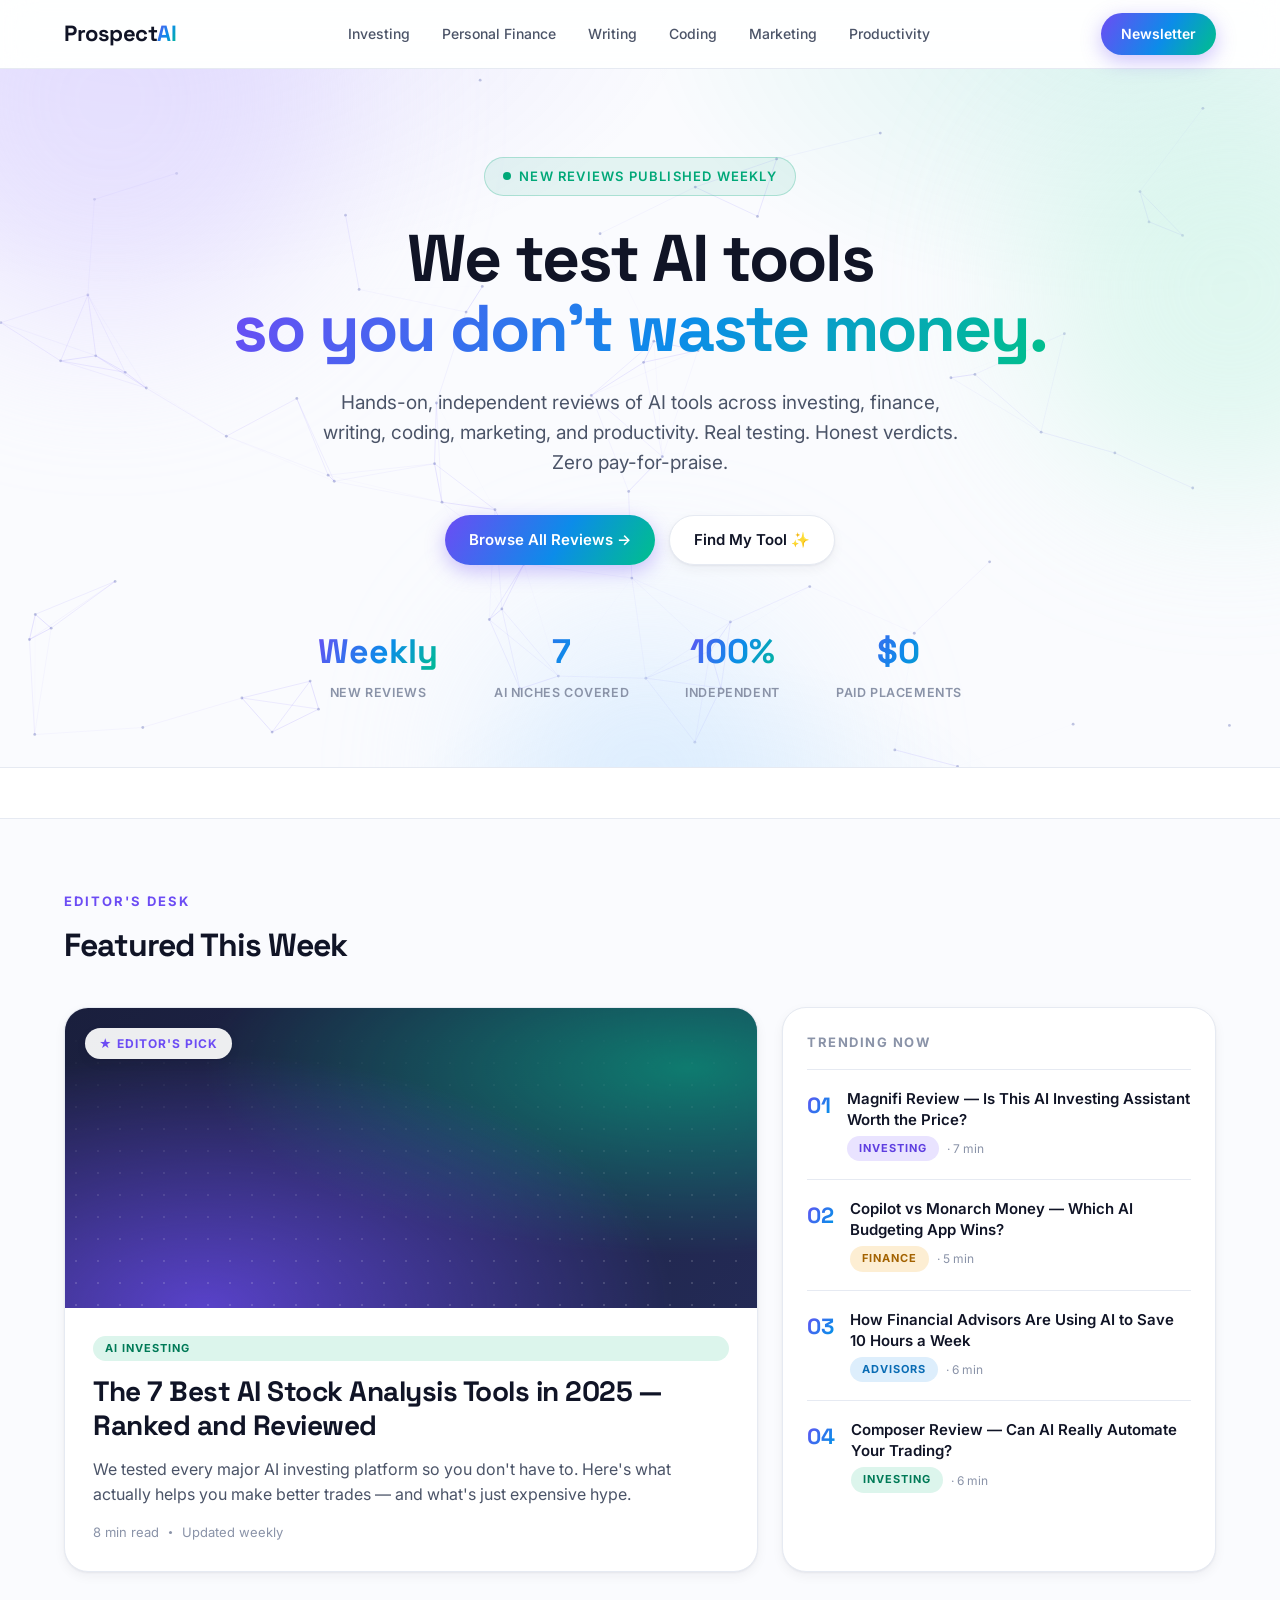
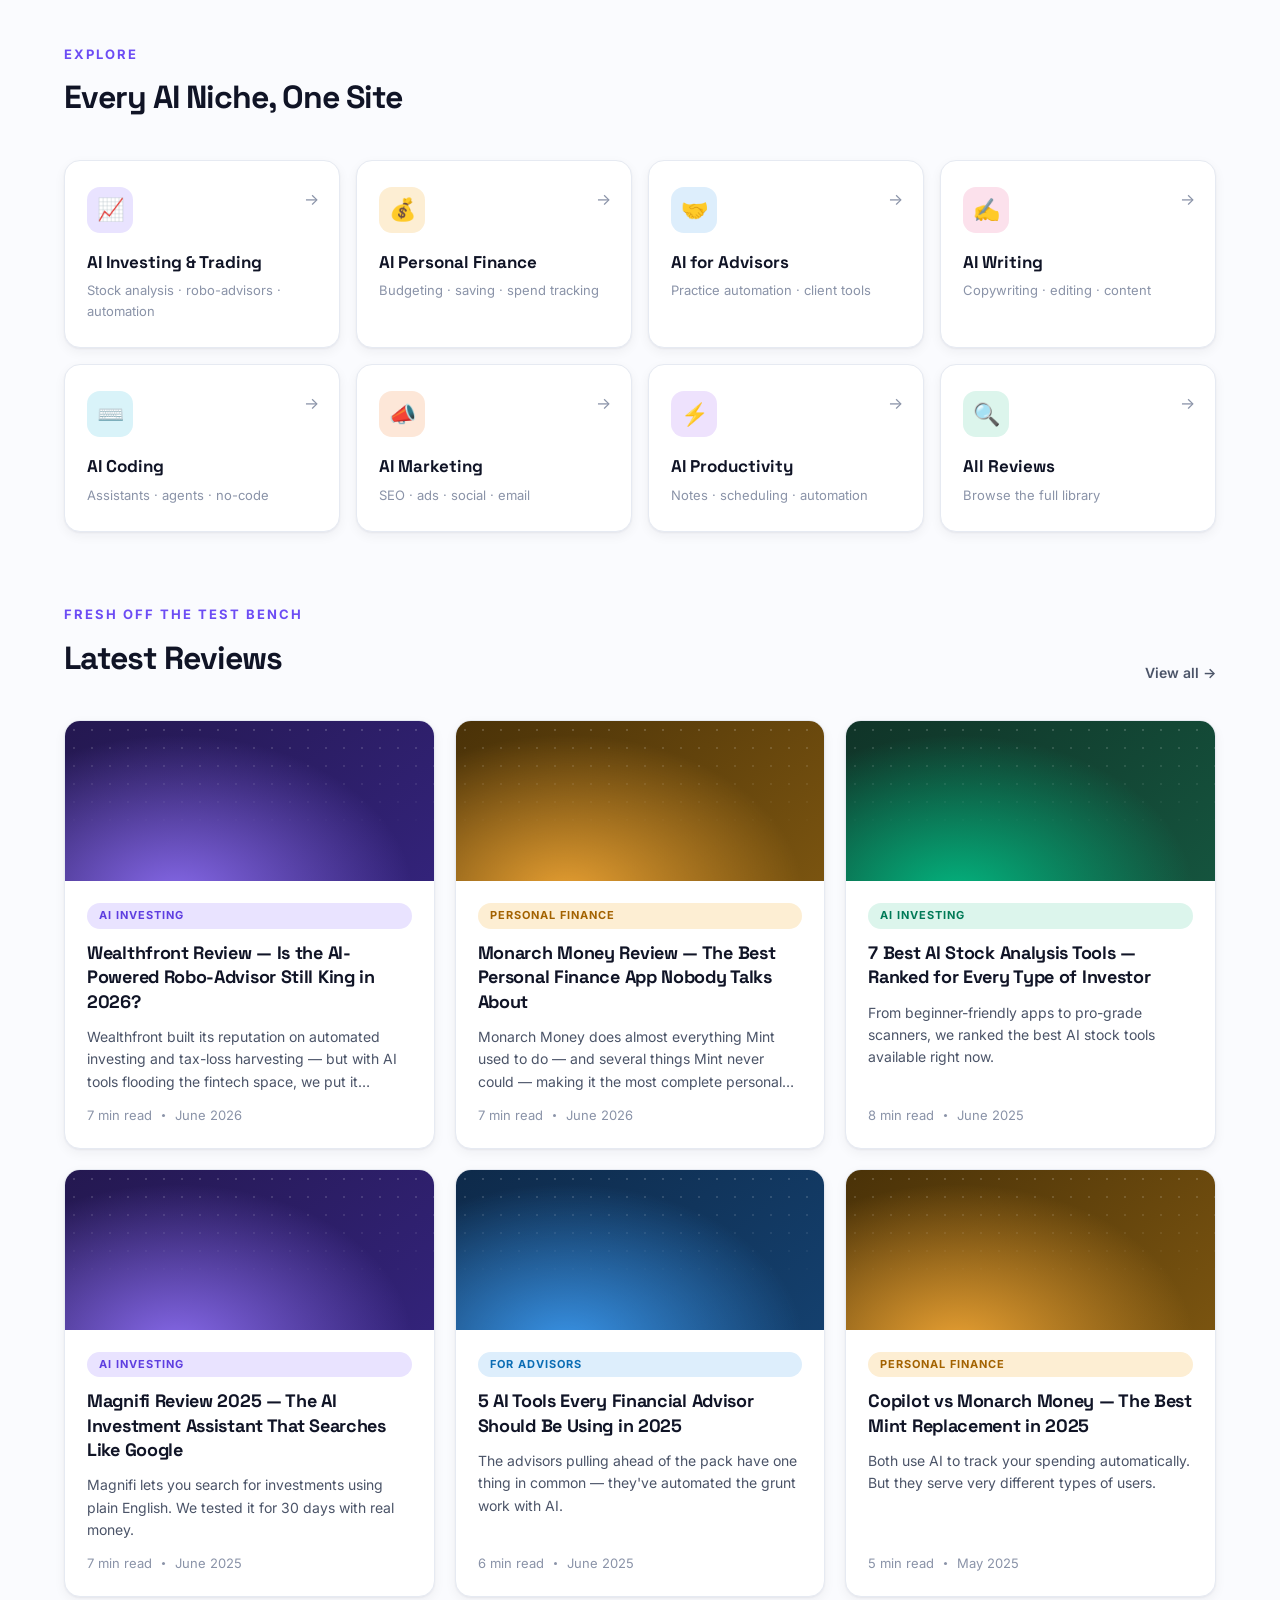
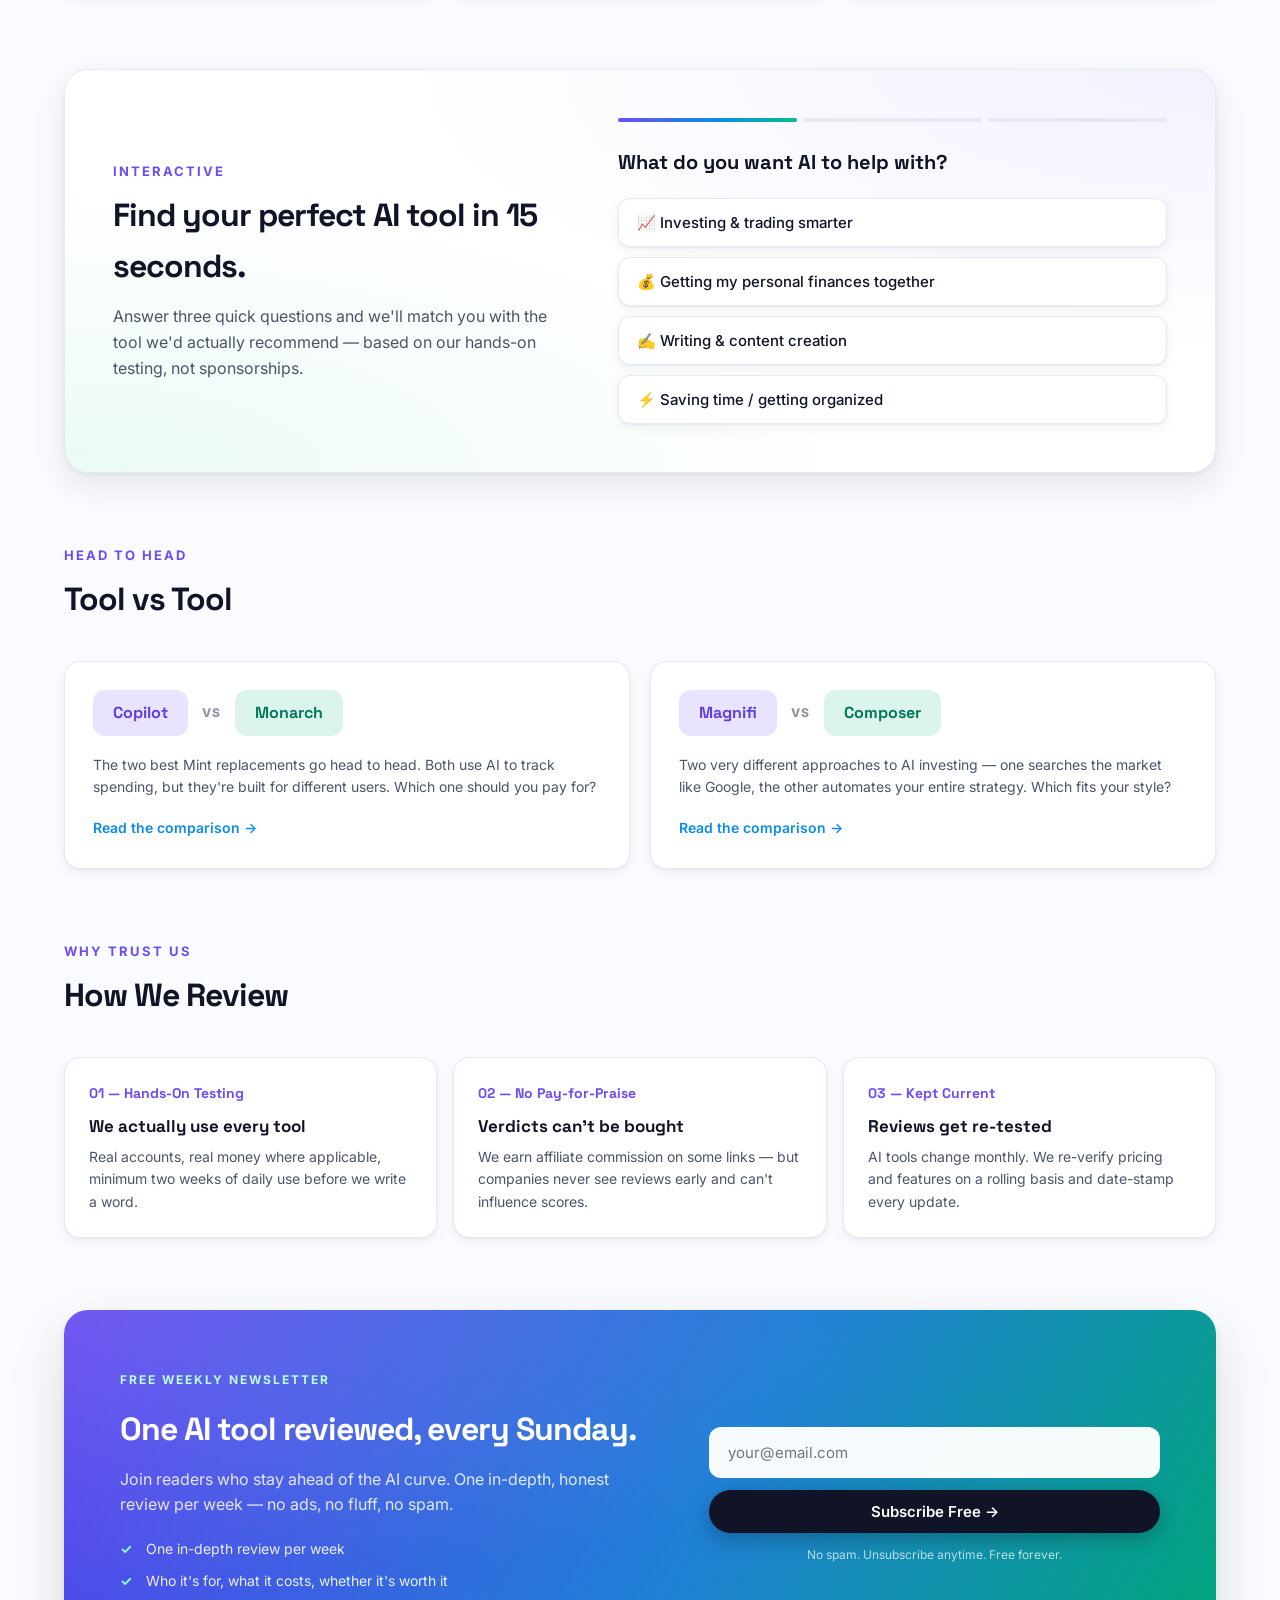
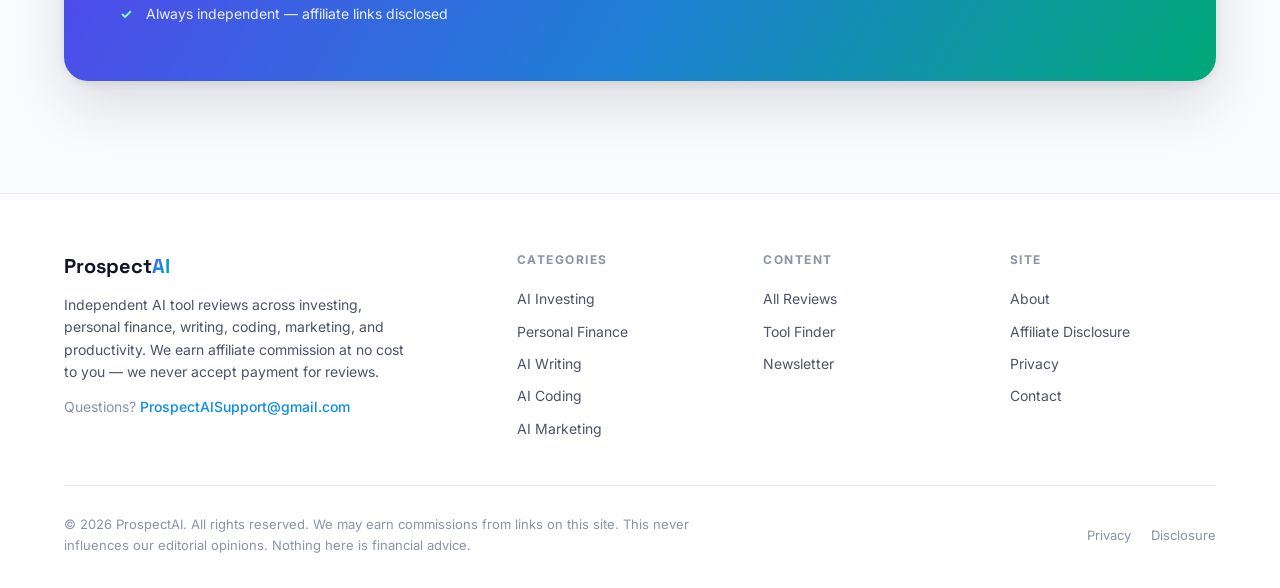
<file: index.html>
<!DOCTYPE html>
<html lang="en">
<head>
  <meta charset="UTF-8" />
  <meta name="viewport" content="width=device-width, initial-scale=1.0" />
  <title>ProspectAI — Honest AI Tool Reviews. Every Niche. Actually Tested.</title>
  <meta name="description" content="Independent, hands-on reviews of the best AI tools for investing, personal finance, writing, coding, marketing, and productivity. We test everything. No pay-for-praise." />
  <meta property="og:title" content="ProspectAI — Honest AI Tool Reviews" />
  <meta property="og:description" content="Independent, hands-on reviews of the best AI tools across investing, finance, writing, coding, marketing, and productivity." />
  <meta property="og:type" content="website" />
  <meta property="og:url" content="https://gaviningit.github.io/prospectai/" />
  <link rel="canonical" href="https://gaviningit.github.io/prospectai/" />
  <link rel="icon" href="data:image/svg+xml,%3Csvg xmlns='http://www.w3.org/2000/svg' viewBox='0 0 100 100'%3E%3Cdefs%3E%3ClinearGradient id='g' x1='0' y1='0' x2='1' y2='1'%3E%3Cstop offset='0' stop-color='%236c4cf4'/%3E%3Cstop offset='1' stop-color='%2300c08b'/%3E%3C/linearGradient%3E%3C/defs%3E%3Crect width='100' height='100' rx='22' fill='url(%23g)'/%3E%3Ctext x='50' y='68' font-family='Arial,sans-serif' font-weight='bold' font-size='52' fill='white' text-anchor='middle'%3EP%3C/text%3E%3C/svg%3E" />
  <link rel="preconnect" href="https://fonts.googleapis.com" />
  <link rel="preconnect" href="https://fonts.gstatic.com" crossorigin />
  <link href="https://fonts.googleapis.com/css2?family=Inter:wght@400;500;600;700&family=Space+Grotesk:wght@500;600;700&display=swap" rel="stylesheet" />
  <link rel="stylesheet" href="styles.css?v=4" />
  <script type="application/ld+json">
  {
    "@context": "https://schema.org",
    "@type": "WebSite",
    "name": "ProspectAI",
    "url": "https://gaviningit.github.io/prospectai/",
    "description": "Independent, hands-on reviews of AI tools across investing, personal finance, writing, coding, marketing, and productivity."
  }
  </script>
</head>
<body>

  <!-- NAV -->
  <nav class="nav">
    <div class="nav-inner">
      <a href="index.html" class="nav-logo">Prospect<span class="logo-ai">AI</span></a>
      <div class="nav-cats">
        <a href="reviews.html?cat=investing" class="nav-cat">Investing</a>
        <a href="reviews.html?cat=budgeting" class="nav-cat">Personal Finance</a>
        <a href="reviews.html?cat=writing" class="nav-cat">Writing</a>
        <a href="reviews.html?cat=coding" class="nav-cat">Coding</a>
        <a href="reviews.html?cat=marketing" class="nav-cat">Marketing</a>
        <a href="reviews.html?cat=productivity" class="nav-cat">Productivity</a>
      </div>
      <div class="nav-right">
        <a href="#newsletter" class="btn btn-primary" style="padding:10px 20px;font-size:14px;">Newsletter</a>
      </div>
    </div>
  </nav>

  <!-- HERO -->
  <section class="hero">
    <div class="hero-bg">
      <div class="blob blob-1"></div>
      <div class="blob blob-2"></div>
      <div class="blob blob-3"></div>
      <canvas id="particles"></canvas>
    </div>
    <div class="container">
      <div class="hero-content">
        <div class="hero-eyebrow"><span class="pulse"></span> New reviews published weekly</div>
        <h1>We test AI tools<br /><span class="grad-text">so you don't waste money.</span></h1>
        <p class="hero-sub">Hands-on, independent reviews of AI tools across investing, finance, writing, coding, marketing, and productivity. Real testing. Honest verdicts. Zero pay-for-praise.</p>
        <div class="hero-ctas">
          <a href="reviews.html" class="btn btn-primary">Browse All Reviews →</a>
          <a href="#finder" class="btn btn-ghost">Find My Tool ✨</a>
        </div>
      </div>
      <div class="hero-stats">
        <div class="stat"><div class="stat-num">Weekly</div><div class="stat-label">New Reviews</div></div>
        <div class="stat"><div class="stat-num">7</div><div class="stat-label">AI Niches Covered</div></div>
        <div class="stat"><div class="stat-num">100%</div><div class="stat-label">Independent</div></div>
        <div class="stat"><div class="stat-num">$0</div><div class="stat-label">Paid Placements</div></div>
      </div>
    </div>
  </section>

  <!-- TICKER -->
  <div class="ticker">
    <div class="ticker-track">
      <!-- TICKER:START -->
      <a href="articles/wealthfront-review-ai-robo-advisor-2026.html" class="ticker-item"><b>NEW</b> Wealthfront Review — Is the AI-Powered Robo-Advisor Still King in 2026?</a>
      <a href="articles/monarch-money-review-best-personal-finance-app.html" class="ticker-item"><b>REVIEW</b> Monarch Money Review — The Best Personal Finance App Nobody Talks About</a>
      <a href="articles/best-ai-stock-analysis-tools.html" class="ticker-item"><b>REVIEW</b> 7 Best AI Stock Analysis Tools — Ranked for Every Type of Investor</a>
      <a href="articles/magnifi-review.html" class="ticker-item"><b>REVIEW</b> Magnifi Review 2025 — The AI Investment Assistant That Searches Like Google</a>
      <a href="articles/ai-tools-for-financial-advisors.html" class="ticker-item"><b>REVIEW</b> 5 AI Tools Every Financial Advisor Should Be Using in 2025</a>
      <!-- TICKER:END -->
    </div>
  </div>

  <!-- FEATURED -->
  <section class="section">
    <div class="container">
      <div class="section-header reveal">
        <div>
          <span class="section-kicker">Editor's Desk</span>
          <h2 class="section-title">Featured This Week</h2>
        </div>
      </div>
      <div class="featured-grid reveal">
        <a href="articles/best-ai-stock-analysis-tools.html" class="featured-main">
          <div class="featured-visual">
            <span class="featured-label">★ Editor's Pick</span>
          </div>
          <div class="featured-body">
            <span class="tag tag-trading">AI Investing</span>
            <h3 class="featured-headline">The 7 Best AI Stock Analysis Tools in 2025 — Ranked and Reviewed</h3>
            <p class="featured-excerpt">We tested every major AI investing platform so you don't have to. Here's what actually helps you make better trades — and what's just expensive hype.</p>
            <div class="card-meta"><span>8 min read</span><div class="meta-dot"></div><span>Updated weekly</span></div>
          </div>
        </a>
        <div class="top-stories">
          <div class="top-stories-head">Trending Now</div>
          <a href="articles/magnifi-review.html" class="top-story">
            <span class="top-story-num">01</span>
            <div>
              <div class="top-story-title">Magnifi Review — Is This AI Investing Assistant Worth the Price?</div>
              <div class="top-story-meta"><span class="tag tag-investing">Investing</span> · 7 min</div>
            </div>
          </a>
          <a href="articles/copilot-vs-monarch.html" class="top-story">
            <span class="top-story-num">02</span>
            <div>
              <div class="top-story-title">Copilot vs Monarch Money — Which AI Budgeting App Wins?</div>
              <div class="top-story-meta"><span class="tag tag-budgeting">Finance</span> · 5 min</div>
            </div>
          </a>
          <a href="articles/ai-tools-for-financial-advisors.html" class="top-story">
            <span class="top-story-num">03</span>
            <div>
              <div class="top-story-title">How Financial Advisors Are Using AI to Save 10 Hours a Week</div>
              <div class="top-story-meta"><span class="tag tag-advisors">Advisors</span> · 6 min</div>
            </div>
          </a>
          <a href="articles/composer-review.html" class="top-story">
            <span class="top-story-num">04</span>
            <div>
              <div class="top-story-title">Composer Review — Can AI Really Automate Your Trading?</div>
              <div class="top-story-meta"><span class="tag tag-trading">Investing</span> · 6 min</div>
            </div>
          </a>
        </div>
      </div>
    </div>
  </section>

  <!-- CATEGORIES -->
  <section class="section" style="padding-top:0;">
    <div class="container">
      <div class="section-header reveal">
        <div>
          <span class="section-kicker">Explore</span>
          <h2 class="section-title">Every AI Niche, One Site</h2>
        </div>
      </div>
      <div class="cat-grid reveal">
        <a href="reviews.html?cat=investing" class="cat-card" style="--cat-accent:var(--c-investing);--cat-tint:#e9e3ff;">
          <div class="cat-icon">📈</div>
          <div class="cat-name">AI Investing &amp; Trading</div>
          <div class="cat-count">Stock analysis · robo-advisors · automation</div>
          <span class="cat-arrow">→</span>
        </a>
        <a href="reviews.html?cat=budgeting" class="cat-card" style="--cat-accent:var(--c-budgeting);--cat-tint:#fdeed3;">
          <div class="cat-icon">💰</div>
          <div class="cat-name">AI Personal Finance</div>
          <div class="cat-count">Budgeting · saving · spend tracking</div>
          <span class="cat-arrow">→</span>
        </a>
        <a href="reviews.html?cat=advisors" class="cat-card" style="--cat-accent:var(--c-advisors);--cat-tint:#ddeefc;">
          <div class="cat-icon">🤝</div>
          <div class="cat-name">AI for Advisors</div>
          <div class="cat-count">Practice automation · client tools</div>
          <span class="cat-arrow">→</span>
        </a>
        <a href="reviews.html?cat=writing" class="cat-card" style="--cat-accent:var(--c-writing);--cat-tint:#fce1ec;">
          <div class="cat-icon">✍️</div>
          <div class="cat-name">AI Writing</div>
          <div class="cat-count">Copywriting · editing · content</div>
          <span class="cat-arrow">→</span>
        </a>
        <a href="reviews.html?cat=coding" class="cat-card" style="--cat-accent:var(--c-coding);--cat-tint:#d9f3f9;">
          <div class="cat-icon">⌨️</div>
          <div class="cat-name">AI Coding</div>
          <div class="cat-count">Assistants · agents · no-code</div>
          <span class="cat-arrow">→</span>
        </a>
        <a href="reviews.html?cat=marketing" class="cat-card" style="--cat-accent:var(--c-marketing);--cat-tint:#fde7d8;">
          <div class="cat-icon">📣</div>
          <div class="cat-name">AI Marketing</div>
          <div class="cat-count">SEO · ads · social · email</div>
          <span class="cat-arrow">→</span>
        </a>
        <a href="reviews.html?cat=productivity" class="cat-card" style="--cat-accent:var(--c-productivity);--cat-tint:#eee2fd;">
          <div class="cat-icon">⚡</div>
          <div class="cat-name">AI Productivity</div>
          <div class="cat-count">Notes · scheduling · automation</div>
          <span class="cat-arrow">→</span>
        </a>
        <a href="reviews.html" class="cat-card" style="--cat-accent:var(--mint);--cat-tint:#dcf5ec;">
          <div class="cat-icon">🔍</div>
          <div class="cat-name">All Reviews</div>
          <div class="cat-count">Browse the full library</div>
          <span class="cat-arrow">→</span>
        </a>
      </div>
    </div>
  </section>

  <!-- LATEST REVIEWS -->
  <section class="section" style="padding-top:0;">
    <div class="container">
      <div class="section-header reveal">
        <div>
          <span class="section-kicker">Fresh Off The Test Bench</span>
          <h2 class="section-title">Latest Reviews</h2>
        </div>
        <a href="reviews.html" class="section-more">View all →</a>
      </div>
      <div class="articles-grid reveal">
        <!-- LATEST:START -->
        <a href="articles/wealthfront-review-ai-robo-advisor-2026.html" class="article-card">
          <div class="article-thumb thumb-investing"></div>
          <div class="article-body">
            <span class="tag tag-investing">AI Investing</span>
            <h3 class="article-headline">Wealthfront Review — Is the AI-Powered Robo-Advisor Still King in 2026?</h3>
            <p class="article-excerpt">Wealthfront built its reputation on automated investing and tax-loss harvesting — but with AI tools flooding the fintech space, we put it through its paces to see if it still earns a place in your portfolio.</p>
            <div class="card-meta"><span>7 min read</span><div class="meta-dot"></div><span>June 2026</span></div>
          </div>
        </a>
        <a href="articles/monarch-money-review-best-personal-finance-app.html" class="article-card">
          <div class="article-thumb thumb-budgeting"></div>
          <div class="article-body">
            <span class="tag tag-budgeting">Personal Finance</span>
            <h3 class="article-headline">Monarch Money Review — The Best Personal Finance App Nobody Talks About</h3>
            <p class="article-excerpt">Monarch Money does almost everything Mint used to do — and several things Mint never could — making it the most complete personal finance app available right now.</p>
            <div class="card-meta"><span>7 min read</span><div class="meta-dot"></div><span>June 2026</span></div>
          </div>
        </a>
        <a href="articles/best-ai-stock-analysis-tools.html" class="article-card">
          <div class="article-thumb thumb-trading"></div>
          <div class="article-body">
            <span class="tag tag-trading">AI Investing</span>
            <h3 class="article-headline">7 Best AI Stock Analysis Tools — Ranked for Every Type of Investor</h3>
            <p class="article-excerpt">From beginner-friendly apps to pro-grade scanners, we ranked the best AI stock tools available right now.</p>
            <div class="card-meta"><span>8 min read</span><div class="meta-dot"></div><span>June 2025</span></div>
          </div>
        </a>
        <a href="articles/magnifi-review.html" class="article-card">
          <div class="article-thumb thumb-investing"></div>
          <div class="article-body">
            <span class="tag tag-investing">AI Investing</span>
            <h3 class="article-headline">Magnifi Review 2025 — The AI Investment Assistant That Searches Like Google</h3>
            <p class="article-excerpt">Magnifi lets you search for investments using plain English. We tested it for 30 days with real money.</p>
            <div class="card-meta"><span>7 min read</span><div class="meta-dot"></div><span>June 2025</span></div>
          </div>
        </a>
        <a href="articles/ai-tools-for-financial-advisors.html" class="article-card">
          <div class="article-thumb thumb-advisors"></div>
          <div class="article-body">
            <span class="tag tag-advisors">For Advisors</span>
            <h3 class="article-headline">5 AI Tools Every Financial Advisor Should Be Using in 2025</h3>
            <p class="article-excerpt">The advisors pulling ahead of the pack have one thing in common — they've automated the grunt work with AI.</p>
            <div class="card-meta"><span>6 min read</span><div class="meta-dot"></div><span>June 2025</span></div>
          </div>
        </a>
        <a href="articles/copilot-vs-monarch.html" class="article-card">
          <div class="article-thumb thumb-budgeting"></div>
          <div class="article-body">
            <span class="tag tag-budgeting">Personal Finance</span>
            <h3 class="article-headline">Copilot vs Monarch Money — The Best Mint Replacement in 2025</h3>
            <p class="article-excerpt">Both use AI to track your spending automatically. But they serve very different types of users.</p>
            <div class="card-meta"><span>5 min read</span><div class="meta-dot"></div><span>May 2025</span></div>
          </div>
        </a>
        <!-- LATEST:END -->
      </div>
    </div>
  </section>

  <!-- TOOL FINDER -->
  <section class="section" id="finder" style="padding-top:0;">
    <div class="container">
      <div class="finder reveal">
        <div>
          <span class="section-kicker">Interactive</span>
          <h2 class="finder-title">Find your perfect AI tool in 15 seconds.</h2>
          <p class="finder-sub">Answer three quick questions and we'll match you with the tool we'd actually recommend — based on our hands-on testing, not sponsorships.</p>
        </div>
        <div class="finder-box" id="finder-box"></div>
      </div>
    </div>
  </section>

  <!-- COMPARISONS -->
  <section class="section" style="padding-top:0;">
    <div class="container">
      <div class="section-header reveal">
        <div>
          <span class="section-kicker">Head to Head</span>
          <h2 class="section-title">Tool vs Tool</h2>
        </div>
      </div>
      <div class="compare-grid reveal">
        <a href="articles/copilot-vs-monarch.html" class="compare-card">
          <div class="compare-vs">
            <span class="compare-pill compare-pill-a">Copilot</span>
            <span class="compare-vs-text">VS</span>
            <span class="compare-pill compare-pill-b">Monarch</span>
          </div>
          <p class="compare-desc">The two best Mint replacements go head to head. Both use AI to track spending, but they're built for different users. Which one should you pay for?</p>
          <span class="compare-cta">Read the comparison →</span>
        </a>
        <a href="articles/best-ai-stock-analysis-tools.html" class="compare-card">
          <div class="compare-vs">
            <span class="compare-pill compare-pill-a">Magnifi</span>
            <span class="compare-vs-text">VS</span>
            <span class="compare-pill compare-pill-b">Composer</span>
          </div>
          <p class="compare-desc">Two very different approaches to AI investing — one searches the market like Google, the other automates your entire strategy. Which fits your style?</p>
          <span class="compare-cta">Read the comparison →</span>
        </a>
      </div>
    </div>
  </section>

  <!-- METHODOLOGY -->
  <section class="section" style="padding-top:0;">
    <div class="container">
      <div class="section-header reveal">
        <div>
          <span class="section-kicker">Why Trust Us</span>
          <h2 class="section-title">How We Review</h2>
        </div>
      </div>
      <div class="method-strip reveal">
        <div class="method-item">
          <div class="method-num">01 — Hands-On Testing</div>
          <div class="method-name">We actually use every tool</div>
          <div class="method-desc">Real accounts, real money where applicable, minimum two weeks of daily use before we write a word.</div>
        </div>
        <div class="method-item">
          <div class="method-num">02 — No Pay-for-Praise</div>
          <div class="method-name">Verdicts can't be bought</div>
          <div class="method-desc">We earn affiliate commission on some links — but companies never see reviews early and can't influence scores.</div>
        </div>
        <div class="method-item">
          <div class="method-num">03 — Kept Current</div>
          <div class="method-name">Reviews get re-tested</div>
          <div class="method-desc">AI tools change monthly. We re-verify pricing and features on a rolling basis and date-stamp every update.</div>
        </div>
      </div>
    </div>
  </section>

  <!-- NEWSLETTER -->
  <section class="section" id="newsletter" style="padding-top:0;">
    <div class="container">
      <div class="newsletter-box reveal">
        <div>
          <span class="nl-eyebrow">Free Weekly Newsletter</span>
          <h2 class="nl-h2">One AI tool reviewed, every Sunday.</h2>
          <p class="nl-sub">Join readers who stay ahead of the AI curve. One in-depth, honest review per week — no ads, no fluff, no spam.</p>
          <div class="nl-perks">
            <div class="nl-perk">One in-depth review per week</div>
            <div class="nl-perk">Who it's for, what it costs, whether it's worth it</div>
            <div class="nl-perk">Always independent — affiliate links disclosed</div>
          </div>
        </div>
        <form class="nl-form" onsubmit="handleNewsletter(event)">
          <input type="email" id="nl-email" placeholder="your@email.com" required />
          <button type="submit" class="btn btn-primary" style="justify-content:center;">Subscribe Free →</button>
          <p class="nl-note">No spam. Unsubscribe anytime. Free forever.</p>
          <div id="nl-result" style="display:none;margin-top:4px;font-size:14px;color:#00e5a0;text-align:center;"></div>
        </form>
      </div>
    </div>
  </section>

  <!-- FOOTER -->
  <footer>
    <div class="container">
      <div class="footer-grid">
        <div>
          <p class="footer-logo">Prospect<span class="logo-ai">AI</span></p>
          <p class="footer-desc">Independent AI tool reviews across investing, personal finance, writing, coding, marketing, and productivity. We earn affiliate commission at no cost to you — we never accept payment for reviews.</p>
          <p class="footer-email">Questions? <a href="mailto:ProspectAISupport@gmail.com">ProspectAISupport@gmail.com</a></p>
        </div>
        <div class="footer-col">
          <p class="footer-col-head">Categories</p>
          <a href="reviews.html?cat=investing">AI Investing</a>
          <a href="reviews.html?cat=budgeting">Personal Finance</a>
          <a href="reviews.html?cat=writing">AI Writing</a>
          <a href="reviews.html?cat=coding">AI Coding</a>
          <a href="reviews.html?cat=marketing">AI Marketing</a>
        </div>
        <div class="footer-col">
          <p class="footer-col-head">Content</p>
          <a href="reviews.html">All Reviews</a>
          <a href="index.html#finder">Tool Finder</a>
          <a href="index.html#newsletter">Newsletter</a>
        </div>
        <div class="footer-col">
          <p class="footer-col-head">Site</p>
          <a href="about.html">About</a>
          <a href="disclosure.html">Affiliate Disclosure</a>
          <a href="privacy.html">Privacy</a>
          <a href="mailto:ProspectAISupport@gmail.com">Contact</a>
        </div>
      </div>
      <div class="footer-bottom">
        <p class="footer-copy">© 2026 ProspectAI. All rights reserved. We may earn commissions from links on this site. This never influences our editorial opinions. Nothing here is financial advice.</p>
        <div class="footer-legal">
          <a href="privacy.html">Privacy</a>
          <a href="disclosure.html">Disclosure</a>
        </div>
      </div>
    </div>
  </footer>

  <script>
    /* ---- Newsletter ---- */
    function handleNewsletter(e) {
      e.preventDefault();
      var result = document.getElementById('nl-result');
      result.style.display = 'block';
      result.textContent = "✅ You're in! First review lands this Sunday.";
      document.getElementById('nl-email').value = '';
    }

    /* ---- Scroll reveal ---- */
    var io = new IntersectionObserver(function (entries) {
      entries.forEach(function (en) {
        if (en.isIntersecting) { en.target.classList.add('visible'); io.unobserve(en.target); }
      });
    }, { threshold: 0.08 });
    document.querySelectorAll('.reveal').forEach(function (el) { io.observe(el); });

    /* ---- Hero particles ---- */
    (function () {
      var canvas = document.getElementById('particles');
      if (!canvas) return;
      var ctx = canvas.getContext('2d');
      var w, h, pts = [];
      function resize() {
        w = canvas.width = canvas.offsetWidth;
        h = canvas.height = canvas.offsetHeight;
      }
      resize();
      window.addEventListener('resize', resize);
      var N = Math.min(70, Math.floor(w / 18));
      for (var i = 0; i < N; i++) {
        pts.push({ x: Math.random() * w, y: Math.random() * h, vx: (Math.random() - 0.5) * 0.35, vy: (Math.random() - 0.5) * 0.35 });
      }
      function tick() {
        ctx.clearRect(0, 0, w, h);
        for (var i = 0; i < pts.length; i++) {
          var p = pts[i];
          p.x += p.vx; p.y += p.vy;
          if (p.x < 0 || p.x > w) p.vx *= -1;
          if (p.y < 0 || p.y > h) p.vy *= -1;
          ctx.beginPath();
          ctx.arc(p.x, p.y, 1.4, 0, Math.PI * 2);
          ctx.fillStyle = 'rgba(140,150,200,0.55)';
          ctx.fill();
          for (var j = i + 1; j < pts.length; j++) {
            var q = pts[j], dx = p.x - q.x, dy = p.y - q.y, d = dx * dx + dy * dy;
            if (d < 16000) {
              ctx.beginPath();
              ctx.moveTo(p.x, p.y); ctx.lineTo(q.x, q.y);
              ctx.strokeStyle = 'rgba(110,86,255,' + (0.16 * (1 - d / 16000)) + ')';
              ctx.lineWidth = 1;
              ctx.stroke();
            }
          }
        }
        requestAnimationFrame(tick);
      }
      tick();
    })();

    /* ---- Tool Finder Quiz ---- */
    (function () {
      var box = document.getElementById('finder-box');
      if (!box) return;
      var answers = [];
      var questions = [
        {
          q: "What do you want AI to help with?",
          opts: [
            { t: "📈 Investing & trading smarter", v: "invest" },
            { t: "💰 Getting my personal finances together", v: "finance" },
            { t: "✍️ Writing & content creation", v: "writing" },
            { t: "⚡ Saving time / getting organized", v: "productivity" }
          ]
        },
        {
          q: "What's your experience level?",
          opts: [
            { t: "Total beginner — keep it simple", v: "beginner" },
            { t: "Comfortable — I know my way around", v: "mid" },
            { t: "Power user — give me depth", v: "pro" }
          ]
        },
        {
          q: "What's your budget?",
          opts: [
            { t: "Free only", v: "free" },
            { t: "Up to $15/month", v: "low" },
            { t: "Whatever it takes if it's worth it", v: "high" }
          ]
        }
      ];
      var results = {
        invest: {
          beginner: { name: "Magnifi", why: "Natural-language investment search that feels like Google. The gentlest on-ramp to AI investing we've tested.", link: "articles/magnifi-review.html" },
          mid: { name: "Composer", why: "Describe a strategy in plain English and Composer automates it. Best balance of power and approachability.", link: "articles/composer-review.html" },
          pro: { name: "Composer", why: "The deepest no-code strategy automation we've tested — backtesting included.", link: "articles/composer-review.html" }
        },
        finance: {
          beginner: { name: "Copilot", why: "The most polished AI budgeting app we tested — beautiful, automatic, and genuinely smart about categorizing.", link: "articles/copilot-vs-monarch.html" },
          mid: { name: "Monarch Money", why: "Powerful, flexible, couple-friendly — the best all-round Mint replacement in our testing.", link: "articles/copilot-vs-monarch.html" },
          pro: { name: "Monarch Money", why: "Deep customization, rules, and reporting that power users love.", link: "articles/copilot-vs-monarch.html" }
        },
        writing: {
          beginner: { name: "Our AI Writing guide (coming soon)", why: "We're testing the top AI writing tools right now. Subscribe to get the verdict first.", link: "index.html#newsletter" },
          mid: { name: "Our AI Writing guide (coming soon)", why: "We're testing the top AI writing tools right now. Subscribe to get the verdict first.", link: "index.html#newsletter" },
          pro: { name: "Our AI Writing guide (coming soon)", why: "We're testing the top AI writing tools right now. Subscribe to get the verdict first.", link: "index.html#newsletter" }
        },
        productivity: {
          beginner: { name: "Our AI Productivity guide (coming soon)", why: "We're testing the top AI productivity tools right now. Subscribe to get the verdict first.", link: "index.html#newsletter" },
          mid: { name: "Our AI Productivity guide (coming soon)", why: "We're testing the top AI productivity tools right now. Subscribe to get the verdict first.", link: "index.html#newsletter" },
          pro: { name: "Our AI Productivity guide (coming soon)", why: "We're testing the top AI productivity tools right now. Subscribe to get the verdict first.", link: "index.html#newsletter" }
        }
      };
      function render(step) {
        if (step >= questions.length) {
          var r = (results[answers[0]] || results.invest)[answers[1]] || results.invest.mid;
          box.innerHTML =
            '<div class="finder-progress"><div class="finder-step active"></div><div class="finder-step active"></div><div class="finder-step active"></div></div>' +
            '<div style="font-size:12px;letter-spacing:2px;text-transform:uppercase;color:var(--text-3);margin-bottom:8px;">Our recommendation</div>' +
            '<div class="finder-result-name">' + r.name + '</div>' +
            '<p class="finder-result-why">' + r.why + '</p>' +
            '<a href="' + r.link + '" class="btn btn-primary" style="align-self:flex-start;">Read our review →</a>' +
            '<button class="finder-restart" onclick="window.__finderRestart()">↺ Start over</button>';
          return;
        }
        var qd = questions[step];
        var prog = '';
        for (var i = 0; i < questions.length; i++) {
          prog += '<div class="finder-step' + (i <= step ? ' active' : '') + '"></div>';
        }
        var opts = qd.opts.map(function (o) {
          return '<button class="finder-opt" data-v="' + o.v + '">' + o.t + '</button>';
        }).join('');
        box.innerHTML = '<div class="finder-progress">' + prog + '</div><div class="finder-q">' + qd.q + '</div><div class="finder-opts">' + opts + '</div>';
        box.querySelectorAll('.finder-opt').forEach(function (btn) {
          btn.addEventListener('click', function () {
            answers.push(btn.getAttribute('data-v'));
            render(step + 1);
          });
        });
      }
      window.__finderRestart = function () { answers = []; render(0); };
      render(0);
    })();
  </script>

</body>
</html>
</file>
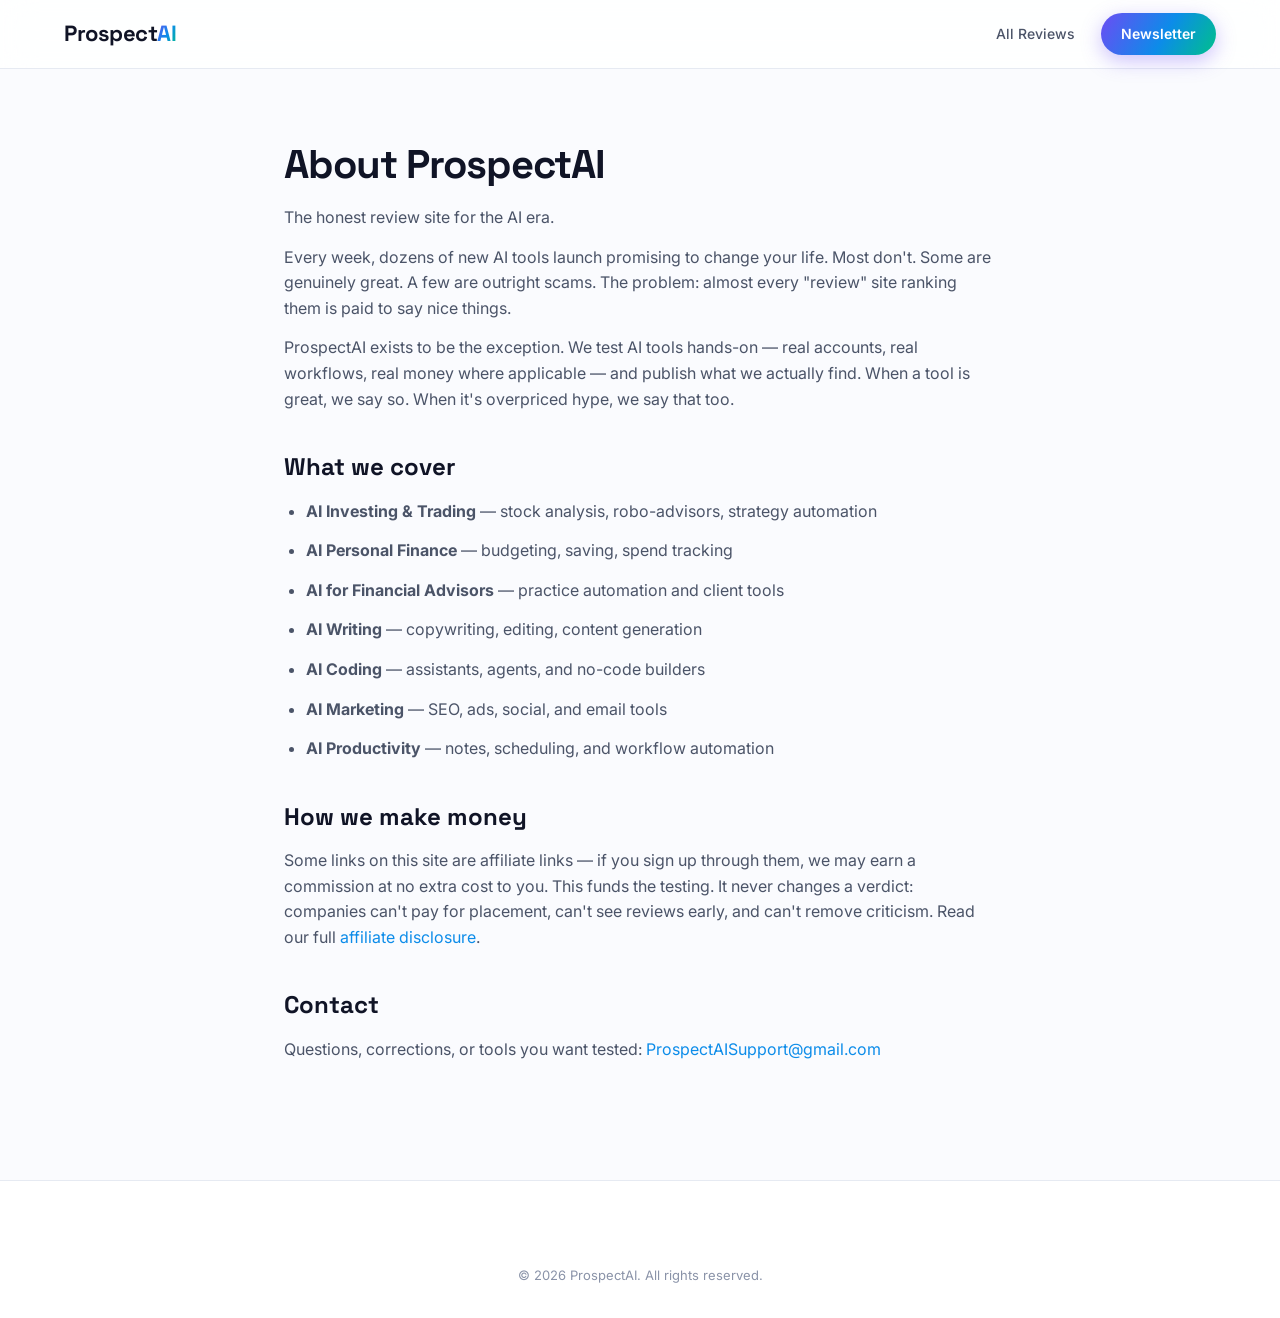
<file: about.html>
<!DOCTYPE html>
<html lang="en">
<head>
  <meta charset="UTF-8" />
  <meta name="viewport" content="width=device-width, initial-scale=1.0" />
  <title>About — ProspectAI</title>
  <meta name="description" content="ProspectAI publishes independent, hands-on reviews of AI tools. Learn how we test and why you can trust our verdicts." />
  <link href="https://fonts.googleapis.com/css2?family=Inter:wght@400;500;600;700&family=Space+Grotesk:wght@500;600;700&display=swap" rel="stylesheet" />
  <link rel="icon" href="data:image/svg+xml,%3Csvg xmlns='http://www.w3.org/2000/svg' viewBox='0 0 100 100'%3E%3Cdefs%3E%3ClinearGradient id='g' x1='0' y1='0' x2='1' y2='1'%3E%3Cstop offset='0' stop-color='%236c4cf4'/%3E%3Cstop offset='1' stop-color='%2300c08b'/%3E%3C/linearGradient%3E%3C/defs%3E%3Crect width='100' height='100' rx='22' fill='url(%23g)'/%3E%3Ctext x='50' y='68' font-family='Arial,sans-serif' font-weight='bold' font-size='52' fill='white' text-anchor='middle'%3EP%3C/text%3E%3C/svg%3E" />
  <link rel="stylesheet" href="styles.css?v=4" />
</head>
<body>
  <nav class="nav">
    <div class="nav-inner">
      <a href="index.html" class="nav-logo">Prospect<span class="logo-ai">AI</span></a>
      <div class="nav-right">
        <a href="reviews.html" class="nav-cat">All Reviews</a>
        <a href="index.html#newsletter" class="btn btn-primary" style="padding:10px 20px;font-size:14px;">Newsletter</a>
      </div>
    </div>
  </nav>

  <div class="page-wrap">
    <h1>About ProspectAI</h1>
    <p class="page-updated">The honest review site for the AI era.</p>

    <p>Every week, dozens of new AI tools launch promising to change your life. Most don't. Some are genuinely great. A few are outright scams. The problem: almost every "review" site ranking them is paid to say nice things.</p>

    <p>ProspectAI exists to be the exception. We test AI tools hands-on — real accounts, real workflows, real money where applicable — and publish what we actually find. When a tool is great, we say so. When it's overpriced hype, we say that too.</p>

    <h2>What we cover</h2>
    <ul>
      <li><strong>AI Investing &amp; Trading</strong> — stock analysis, robo-advisors, strategy automation</li>
      <li><strong>AI Personal Finance</strong> — budgeting, saving, spend tracking</li>
      <li><strong>AI for Financial Advisors</strong> — practice automation and client tools</li>
      <li><strong>AI Writing</strong> — copywriting, editing, content generation</li>
      <li><strong>AI Coding</strong> — assistants, agents, and no-code builders</li>
      <li><strong>AI Marketing</strong> — SEO, ads, social, and email tools</li>
      <li><strong>AI Productivity</strong> — notes, scheduling, and workflow automation</li>
    </ul>

    <h2>How we make money</h2>
    <p>Some links on this site are affiliate links — if you sign up through them, we may earn a commission at no extra cost to you. This funds the testing. It never changes a verdict: companies can't pay for placement, can't see reviews early, and can't remove criticism. Read our full <a href="disclosure.html" style="color:var(--cyan);">affiliate disclosure</a>.</p>

    <h2>Contact</h2>
    <p>Questions, corrections, or tools you want tested: <a href="mailto:ProspectAISupport@gmail.com" style="color:var(--cyan);">ProspectAISupport@gmail.com</a></p>
  </div>

  <footer>
    <div class="container">
      <div class="footer-bottom" style="border:none;justify-content:center;">
        <p class="footer-copy" style="text-align:center;">© 2026 ProspectAI. All rights reserved.</p>
      </div>
    </div>
  </footer>
</body>
</html>
</file>
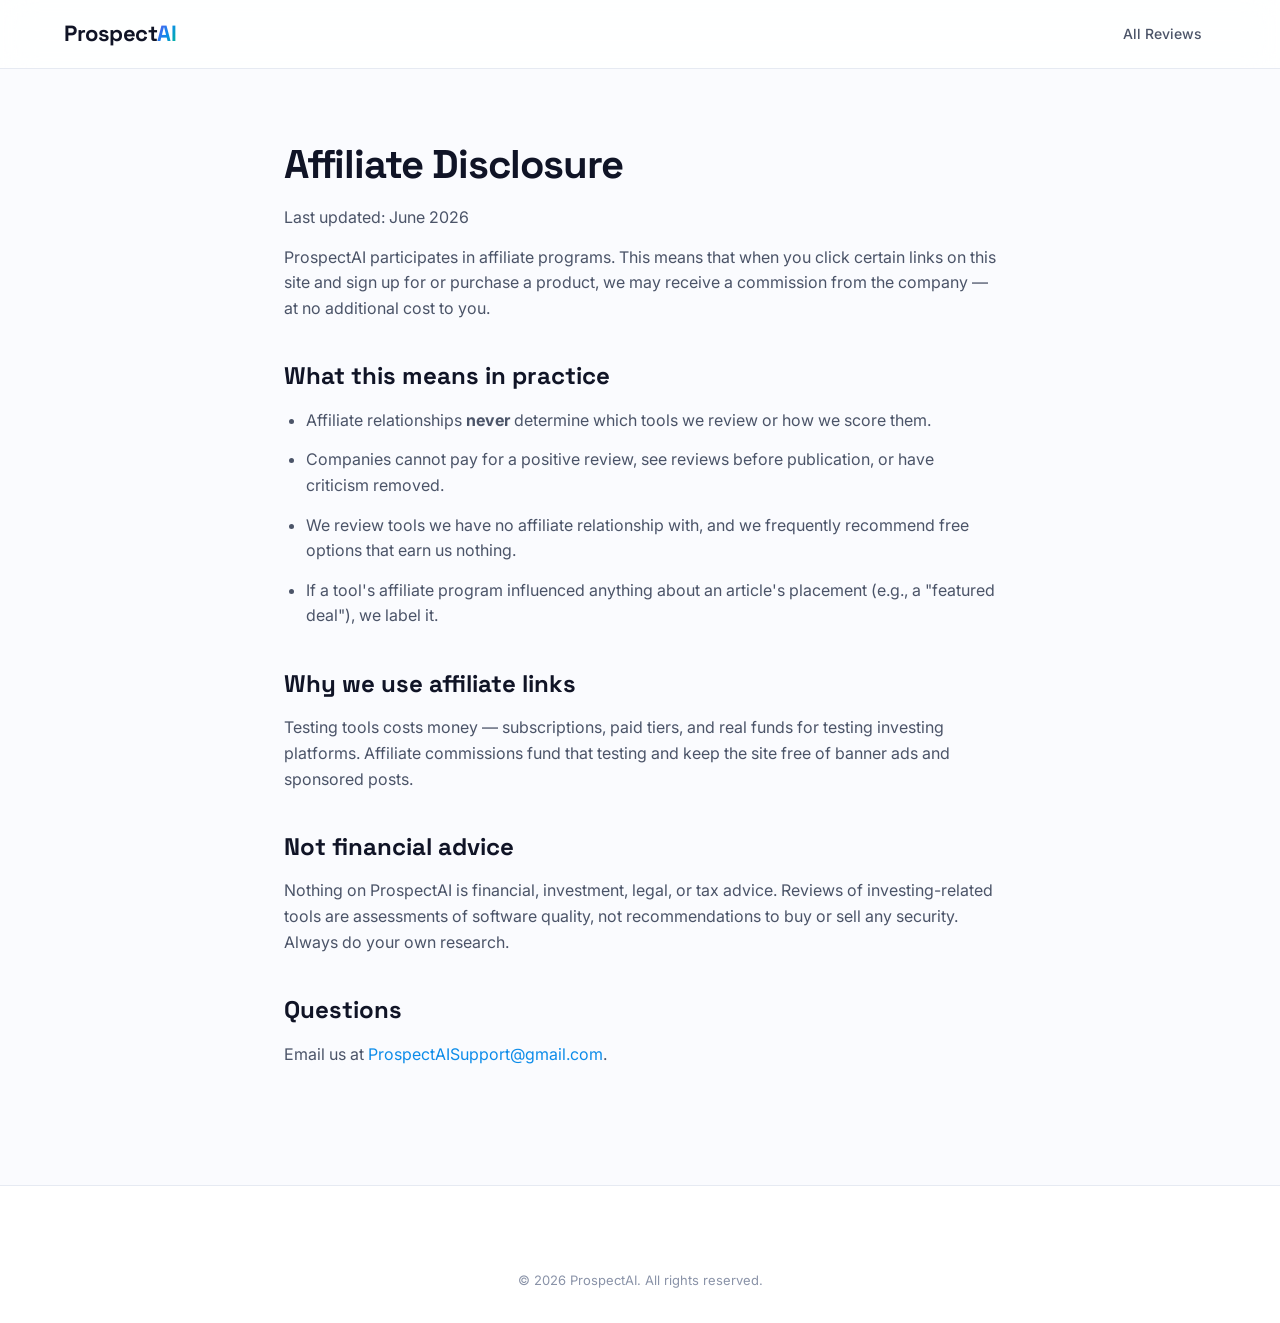
<file: disclosure.html>
<!DOCTYPE html>
<html lang="en">
<head>
  <meta charset="UTF-8" />
  <meta name="viewport" content="width=device-width, initial-scale=1.0" />
  <title>Affiliate Disclosure — ProspectAI</title>
  <meta name="description" content="How ProspectAI earns money and why it never affects our reviews." />
  <link href="https://fonts.googleapis.com/css2?family=Inter:wght@400;500;600;700&family=Space+Grotesk:wght@500;600;700&display=swap" rel="stylesheet" />
  <link rel="icon" href="data:image/svg+xml,%3Csvg xmlns='http://www.w3.org/2000/svg' viewBox='0 0 100 100'%3E%3Cdefs%3E%3ClinearGradient id='g' x1='0' y1='0' x2='1' y2='1'%3E%3Cstop offset='0' stop-color='%236c4cf4'/%3E%3Cstop offset='1' stop-color='%2300c08b'/%3E%3C/linearGradient%3E%3C/defs%3E%3Crect width='100' height='100' rx='22' fill='url(%23g)'/%3E%3Ctext x='50' y='68' font-family='Arial,sans-serif' font-weight='bold' font-size='52' fill='white' text-anchor='middle'%3EP%3C/text%3E%3C/svg%3E" />
  <link rel="stylesheet" href="styles.css?v=4" />
</head>
<body>
  <nav class="nav">
    <div class="nav-inner">
      <a href="index.html" class="nav-logo">Prospect<span class="logo-ai">AI</span></a>
      <div class="nav-right">
        <a href="reviews.html" class="nav-cat">All Reviews</a>
      </div>
    </div>
  </nav>

  <div class="page-wrap">
    <h1>Affiliate Disclosure</h1>
    <p class="page-updated">Last updated: June 2026</p>

    <p>ProspectAI participates in affiliate programs. This means that when you click certain links on this site and sign up for or purchase a product, we may receive a commission from the company — at no additional cost to you.</p>

    <h2>What this means in practice</h2>
    <ul>
      <li>Affiliate relationships <strong>never</strong> determine which tools we review or how we score them.</li>
      <li>Companies cannot pay for a positive review, see reviews before publication, or have criticism removed.</li>
      <li>We review tools we have no affiliate relationship with, and we frequently recommend free options that earn us nothing.</li>
      <li>If a tool's affiliate program influenced anything about an article's placement (e.g., a "featured deal"), we label it.</li>
    </ul>

    <h2>Why we use affiliate links</h2>
    <p>Testing tools costs money — subscriptions, paid tiers, and real funds for testing investing platforms. Affiliate commissions fund that testing and keep the site free of banner ads and sponsored posts.</p>

    <h2>Not financial advice</h2>
    <p>Nothing on ProspectAI is financial, investment, legal, or tax advice. Reviews of investing-related tools are assessments of software quality, not recommendations to buy or sell any security. Always do your own research.</p>

    <h2>Questions</h2>
    <p>Email us at <a href="mailto:ProspectAISupport@gmail.com" style="color:var(--cyan);">ProspectAISupport@gmail.com</a>.</p>
  </div>

  <footer>
    <div class="container">
      <div class="footer-bottom" style="border:none;justify-content:center;">
        <p class="footer-copy" style="text-align:center;">© 2026 ProspectAI. All rights reserved.</p>
      </div>
    </div>
  </footer>
</body>
</html>
</file>
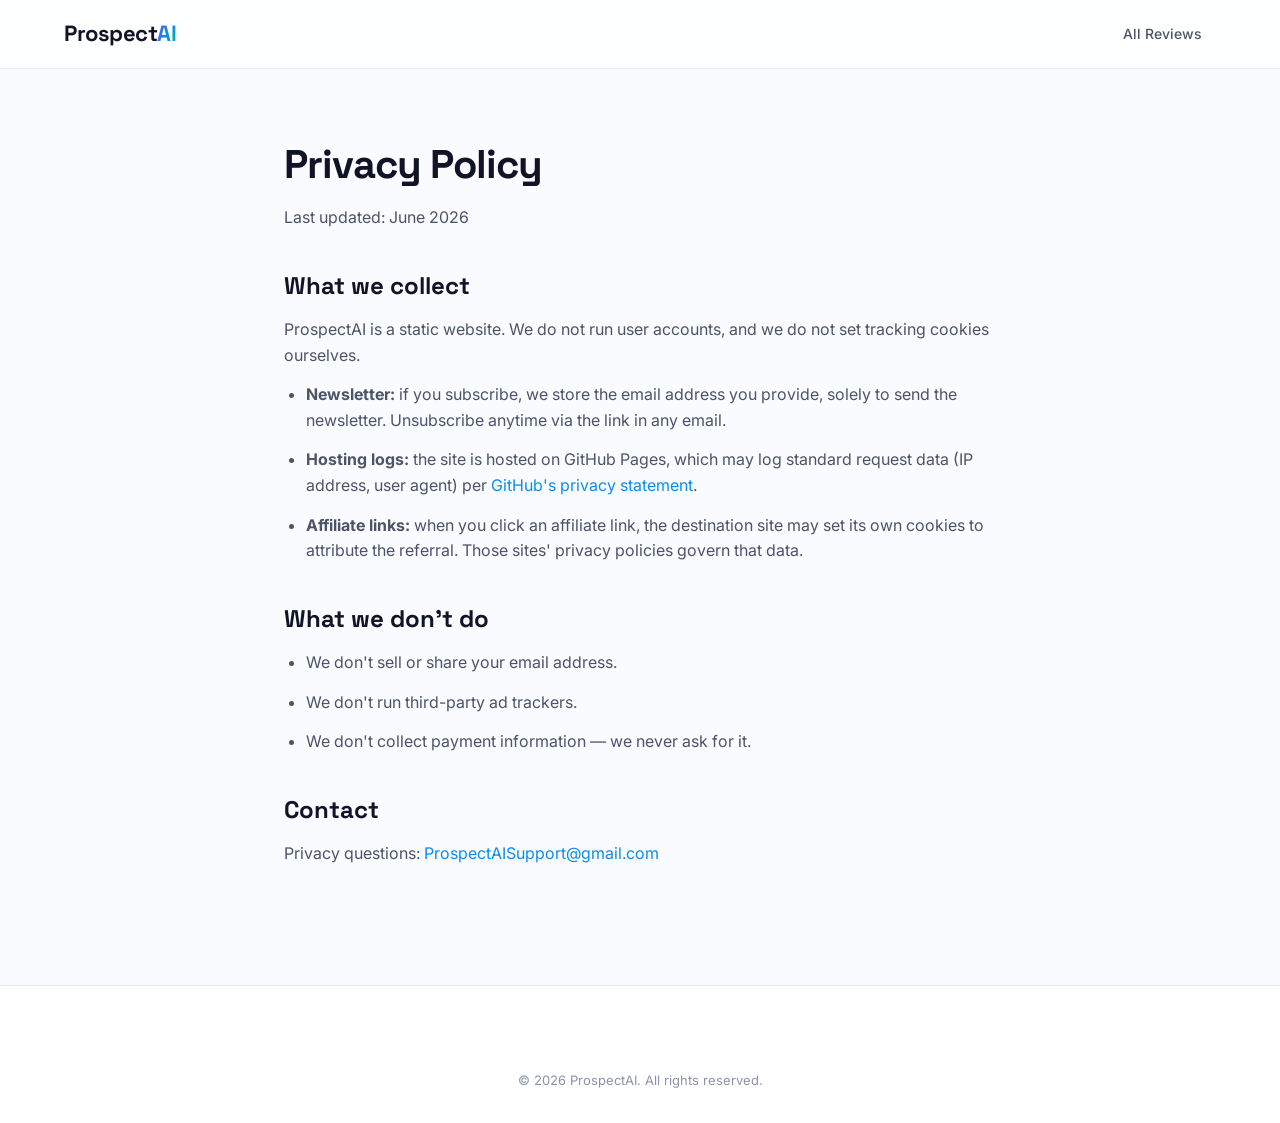
<file: privacy.html>
<!DOCTYPE html>
<html lang="en">
<head>
  <meta charset="UTF-8" />
  <meta name="viewport" content="width=device-width, initial-scale=1.0" />
  <title>Privacy Policy — ProspectAI</title>
  <meta name="description" content="ProspectAI privacy policy." />
  <link href="https://fonts.googleapis.com/css2?family=Inter:wght@400;500;600;700&family=Space+Grotesk:wght@500;600;700&display=swap" rel="stylesheet" />
  <link rel="icon" href="data:image/svg+xml,%3Csvg xmlns='http://www.w3.org/2000/svg' viewBox='0 0 100 100'%3E%3Cdefs%3E%3ClinearGradient id='g' x1='0' y1='0' x2='1' y2='1'%3E%3Cstop offset='0' stop-color='%236c4cf4'/%3E%3Cstop offset='1' stop-color='%2300c08b'/%3E%3C/linearGradient%3E%3C/defs%3E%3Crect width='100' height='100' rx='22' fill='url(%23g)'/%3E%3Ctext x='50' y='68' font-family='Arial,sans-serif' font-weight='bold' font-size='52' fill='white' text-anchor='middle'%3EP%3C/text%3E%3C/svg%3E" />
  <link rel="stylesheet" href="styles.css?v=4" />
</head>
<body>
  <nav class="nav">
    <div class="nav-inner">
      <a href="index.html" class="nav-logo">Prospect<span class="logo-ai">AI</span></a>
      <div class="nav-right">
        <a href="reviews.html" class="nav-cat">All Reviews</a>
      </div>
    </div>
  </nav>

  <div class="page-wrap">
    <h1>Privacy Policy</h1>
    <p class="page-updated">Last updated: June 2026</p>

    <h2>What we collect</h2>
    <p>ProspectAI is a static website. We do not run user accounts, and we do not set tracking cookies ourselves.</p>
    <ul>
      <li><strong>Newsletter:</strong> if you subscribe, we store the email address you provide, solely to send the newsletter. Unsubscribe anytime via the link in any email.</li>
      <li><strong>Hosting logs:</strong> the site is hosted on GitHub Pages, which may log standard request data (IP address, user agent) per <a href="https://docs.github.com/en/site-policy/privacy-policies/github-privacy-statement" style="color:var(--cyan);">GitHub's privacy statement</a>.</li>
      <li><strong>Affiliate links:</strong> when you click an affiliate link, the destination site may set its own cookies to attribute the referral. Those sites' privacy policies govern that data.</li>
    </ul>

    <h2>What we don't do</h2>
    <ul>
      <li>We don't sell or share your email address.</li>
      <li>We don't run third-party ad trackers.</li>
      <li>We don't collect payment information — we never ask for it.</li>
    </ul>

    <h2>Contact</h2>
    <p>Privacy questions: <a href="mailto:ProspectAISupport@gmail.com" style="color:var(--cyan);">ProspectAISupport@gmail.com</a></p>
  </div>

  <footer>
    <div class="container">
      <div class="footer-bottom" style="border:none;justify-content:center;">
        <p class="footer-copy" style="text-align:center;">© 2026 ProspectAI. All rights reserved.</p>
      </div>
    </div>
  </footer>
</body>
</html>
</file>
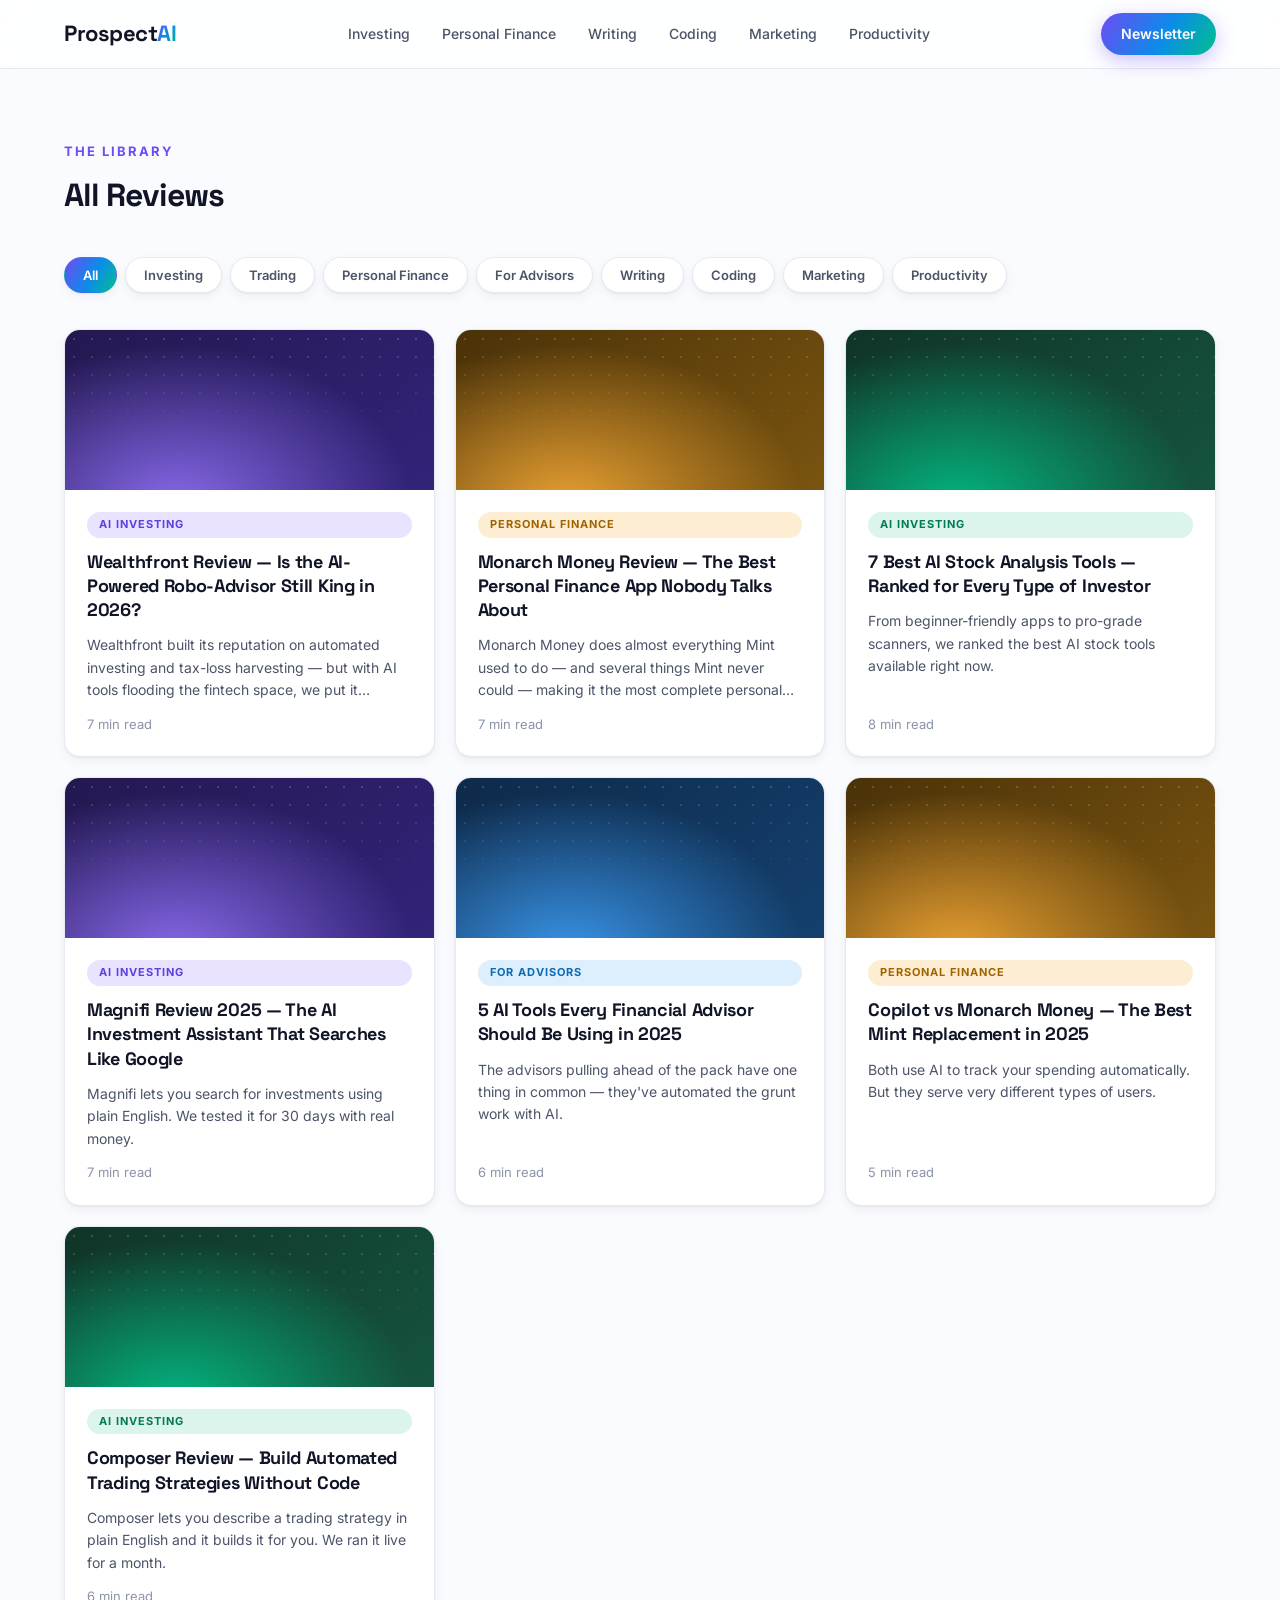
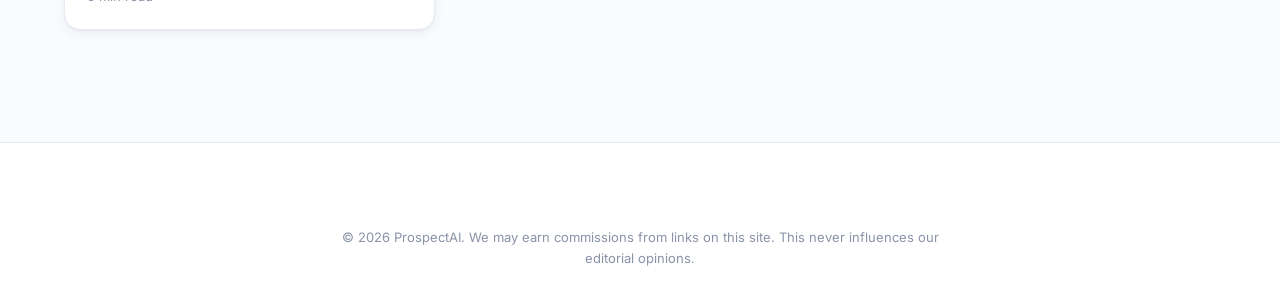
<file: reviews.html>
<!DOCTYPE html>
<html lang="en">
<head>
  <meta charset="UTF-8" />
  <meta name="viewport" content="width=device-width, initial-scale=1.0" />
  <title>All Reviews — ProspectAI</title>
  <meta name="description" content="Browse every AI tool review on ProspectAI — investing, personal finance, writing, coding, marketing, and productivity." />
  <link rel="canonical" href="https://gaviningit.github.io/prospectai/reviews.html" />
  <link rel="preconnect" href="https://fonts.googleapis.com" />
  <link rel="preconnect" href="https://fonts.gstatic.com" crossorigin />
  <link href="https://fonts.googleapis.com/css2?family=Inter:wght@400;500;600;700&family=Space+Grotesk:wght@500;600;700&display=swap" rel="stylesheet" />
  <link rel="icon" href="data:image/svg+xml,%3Csvg xmlns='http://www.w3.org/2000/svg' viewBox='0 0 100 100'%3E%3Cdefs%3E%3ClinearGradient id='g' x1='0' y1='0' x2='1' y2='1'%3E%3Cstop offset='0' stop-color='%236c4cf4'/%3E%3Cstop offset='1' stop-color='%2300c08b'/%3E%3C/linearGradient%3E%3C/defs%3E%3Crect width='100' height='100' rx='22' fill='url(%23g)'/%3E%3Ctext x='50' y='68' font-family='Arial,sans-serif' font-weight='bold' font-size='52' fill='white' text-anchor='middle'%3EP%3C/text%3E%3C/svg%3E" />
  <link rel="stylesheet" href="styles.css?v=4" />
</head>
<body>

  <nav class="nav">
    <div class="nav-inner">
      <a href="index.html" class="nav-logo">Prospect<span class="logo-ai">AI</span></a>
      <div class="nav-cats">
        <a href="reviews.html?cat=investing" class="nav-cat">Investing</a>
        <a href="reviews.html?cat=budgeting" class="nav-cat">Personal Finance</a>
        <a href="reviews.html?cat=writing" class="nav-cat">Writing</a>
        <a href="reviews.html?cat=coding" class="nav-cat">Coding</a>
        <a href="reviews.html?cat=marketing" class="nav-cat">Marketing</a>
        <a href="reviews.html?cat=productivity" class="nav-cat">Productivity</a>
      </div>
      <div class="nav-right">
        <a href="index.html#newsletter" class="btn btn-primary" style="padding:10px 20px;font-size:14px;">Newsletter</a>
      </div>
    </div>
  </nav>

  <section class="section">
    <div class="container">
      <div class="section-header">
        <div>
          <span class="section-kicker">The Library</span>
          <h1 class="section-title">All Reviews</h1>
        </div>
      </div>

      <div class="filter-bar" id="filter-bar">
        <button class="filter-chip active" data-cat="all">All</button>
        <button class="filter-chip" data-cat="investing">Investing</button>
        <button class="filter-chip" data-cat="trading">Trading</button>
        <button class="filter-chip" data-cat="budgeting">Personal Finance</button>
        <button class="filter-chip" data-cat="advisors">For Advisors</button>
        <button class="filter-chip" data-cat="writing">Writing</button>
        <button class="filter-chip" data-cat="coding">Coding</button>
        <button class="filter-chip" data-cat="marketing">Marketing</button>
        <button class="filter-chip" data-cat="productivity">Productivity</button>
      </div>

      <div class="articles-grid" id="grid"></div>
      <p id="empty" style="display:none;color:var(--text-3);text-align:center;padding:48px 0;">No reviews in this category yet — they're on the test bench now. <a href="index.html#newsletter" style="color:var(--mint);">Subscribe</a> to get them first.</p>
    </div>
  </section>

  <footer>
    <div class="container">
      <div class="footer-bottom" style="border:none;justify-content:center;">
        <p class="footer-copy" style="text-align:center;">© 2026 ProspectAI. We may earn commissions from links on this site. This never influences our editorial opinions.</p>
      </div>
    </div>
  </footer>

  <script>
    var grid = document.getElementById('grid');
    var empty = document.getElementById('empty');
    var all = [];

    function card(a) {
      return '<a href="articles/' + a.slug + '.html" class="article-card">' +
        '<div class="article-thumb thumb-' + a.category + '"></div>' +
        '<div class="article-body">' +
        '<span class="tag tag-' + a.category + '">' + a.categoryLabel + '</span>' +
        '<h3 class="article-headline">' + a.title + '</h3>' +
        '<p class="article-excerpt">' + a.excerpt + '</p>' +
        '<div class="card-meta"><span>' + a.readTime + '</span></div>' +
        '</div></a>';
    }

    function show(cat) {
      var list = cat === 'all' ? all : all.filter(function (a) { return a.category === cat; });
      grid.innerHTML = list.map(card).join('');
      empty.style.display = list.length ? 'none' : 'block';
      document.querySelectorAll('.filter-chip').forEach(function (c) {
        c.classList.toggle('active', c.getAttribute('data-cat') === cat);
      });
    }

    document.querySelectorAll('.filter-chip').forEach(function (c) {
      c.addEventListener('click', function () { show(c.getAttribute('data-cat')); });
    });

    fetch('data/articles.json')
      .then(function (r) { return r.json(); })
      .then(function (d) {
        all = d.articles.sort(function (a, b) { return b.date.localeCompare(a.date); });
        var cat = new URLSearchParams(location.search).get('cat') || 'all';
        var valid = ['all','investing','trading','budgeting','advisors','writing','coding','marketing','productivity'];
        show(valid.indexOf(cat) >= 0 ? cat : 'all');
      });
  </script>

</body>
</html>
</file>
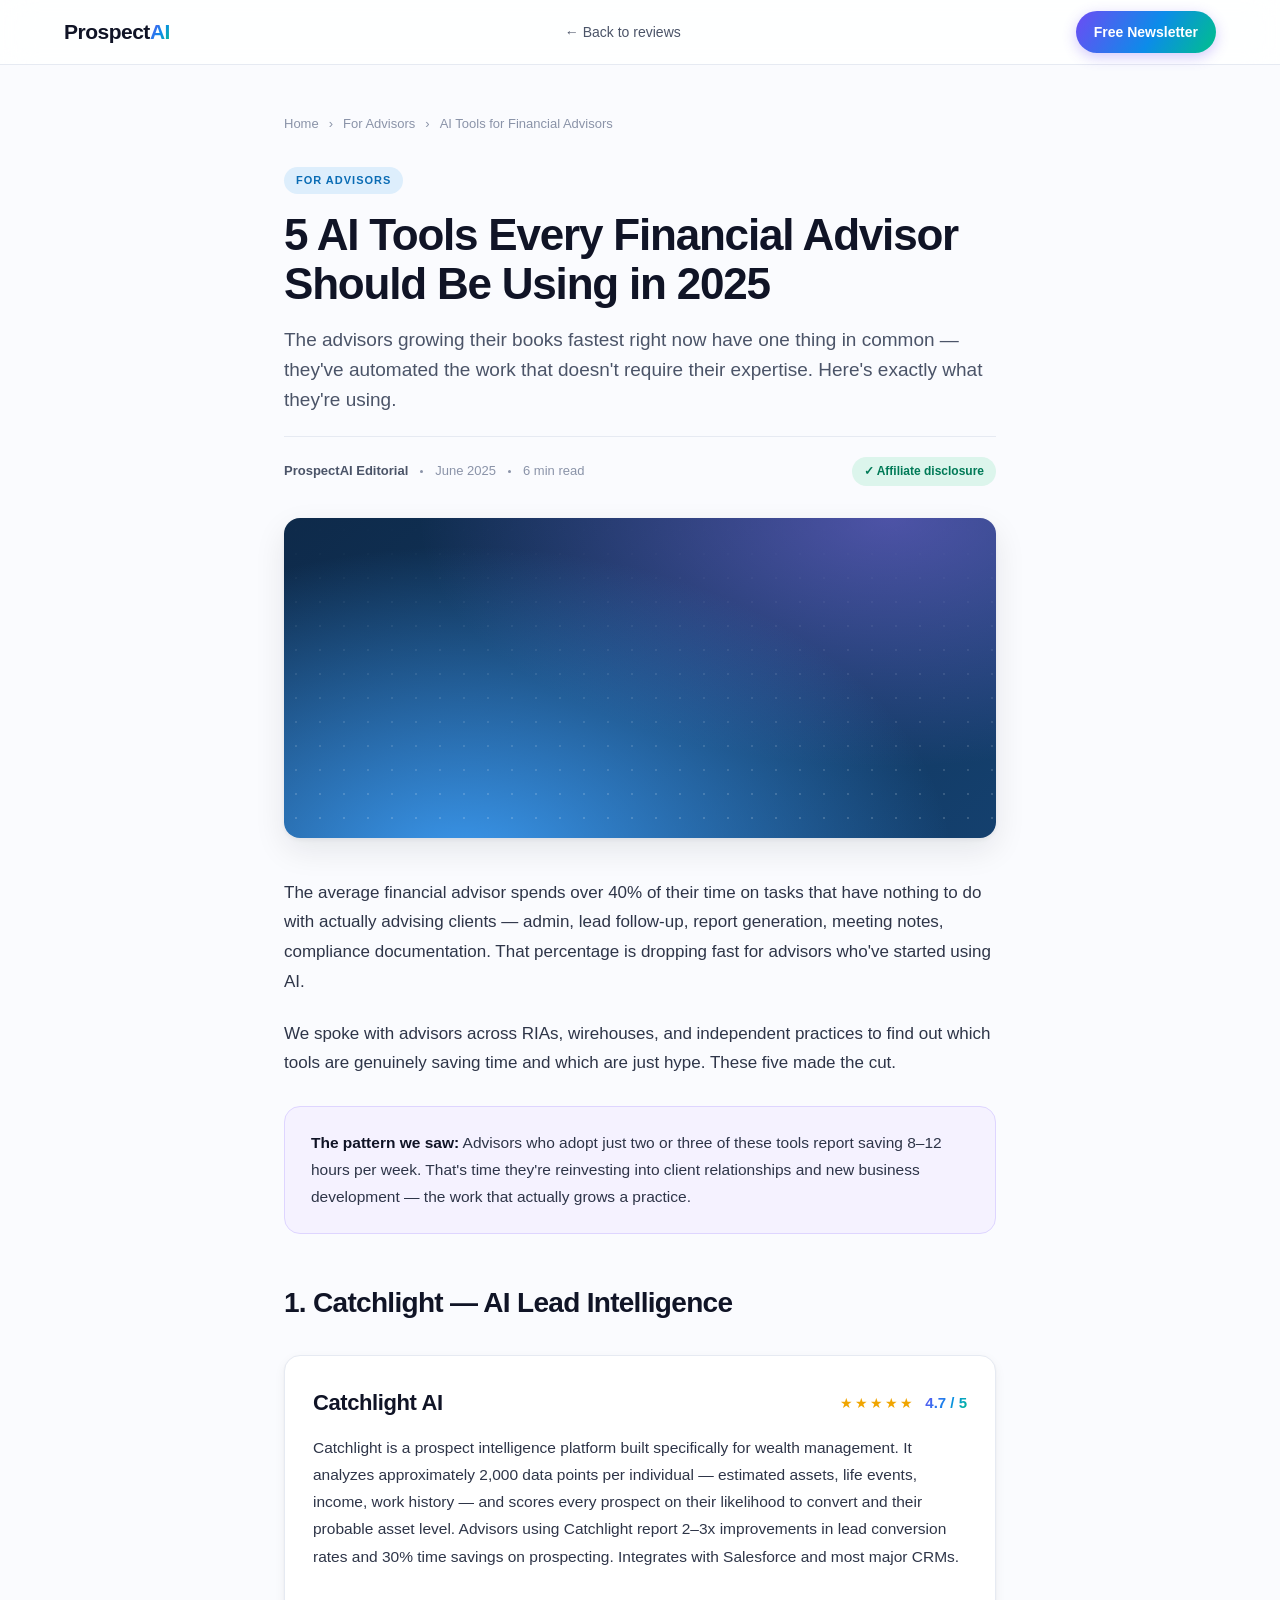
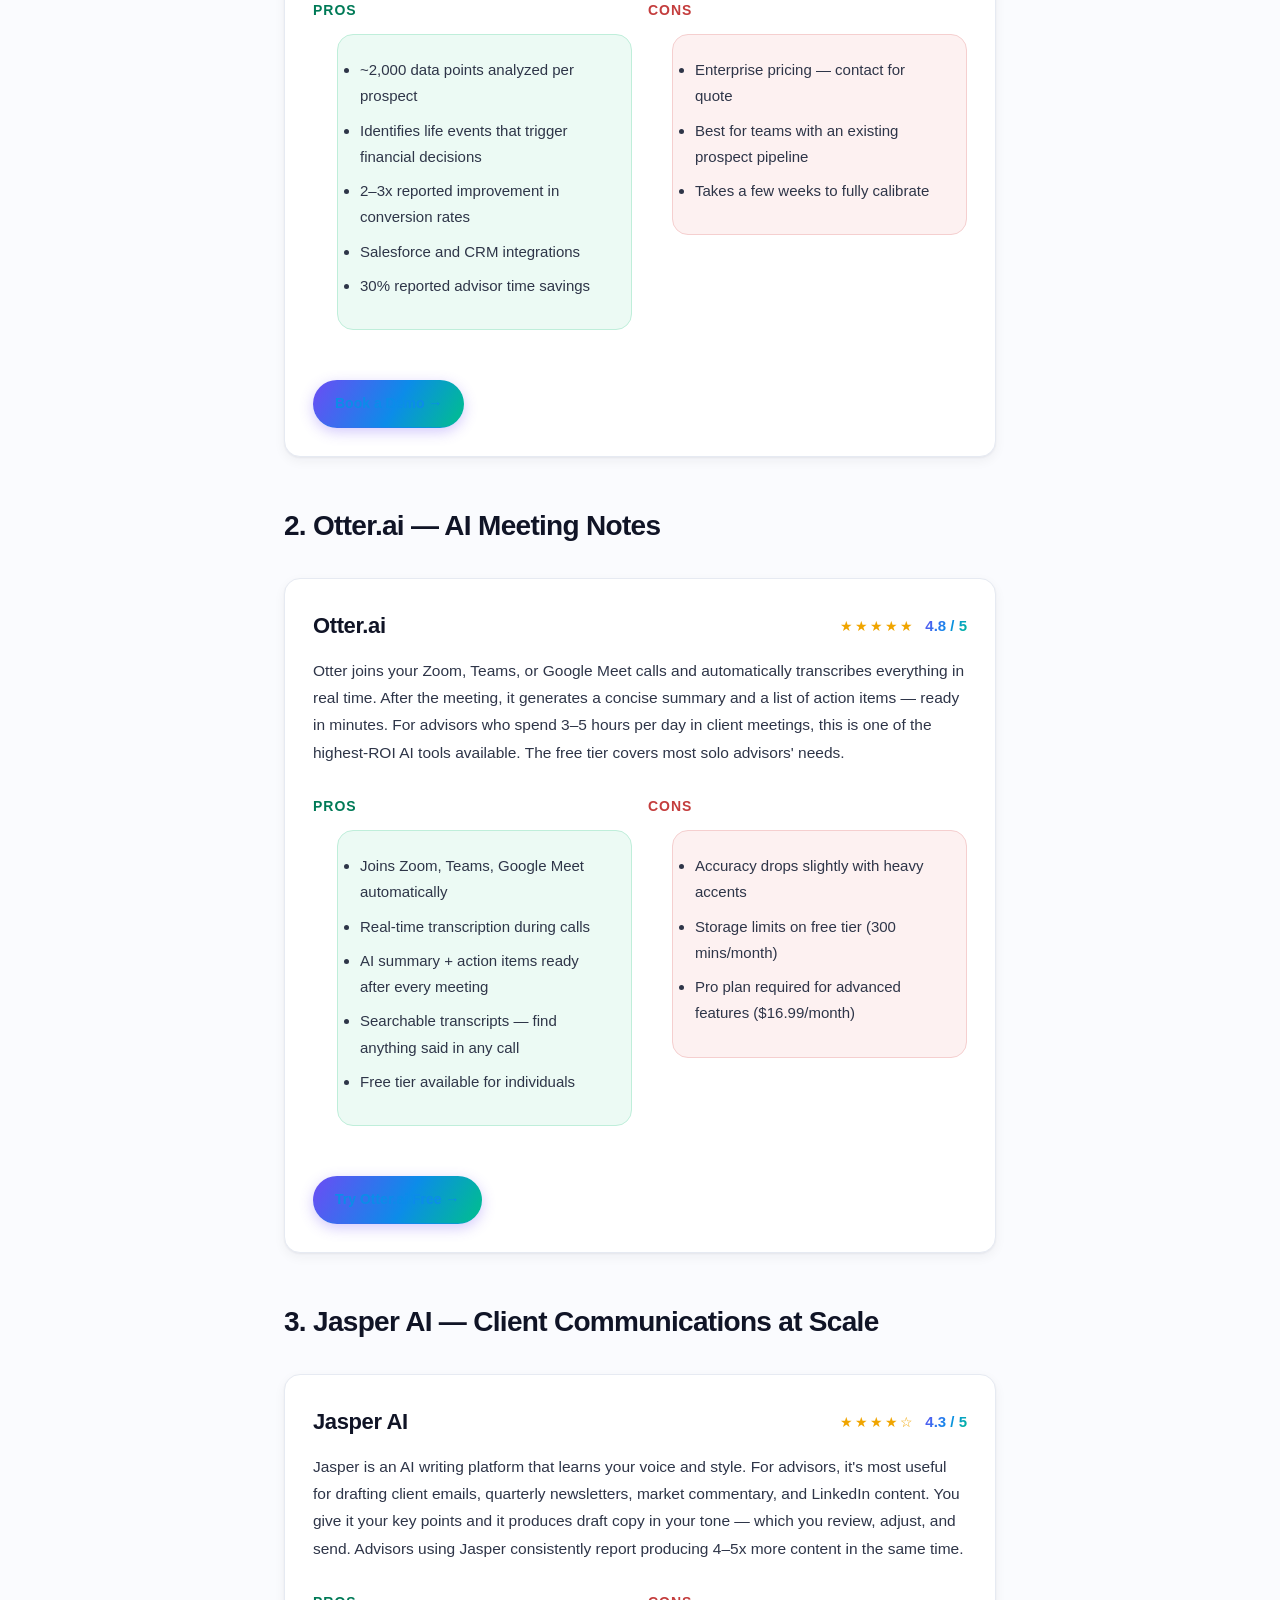
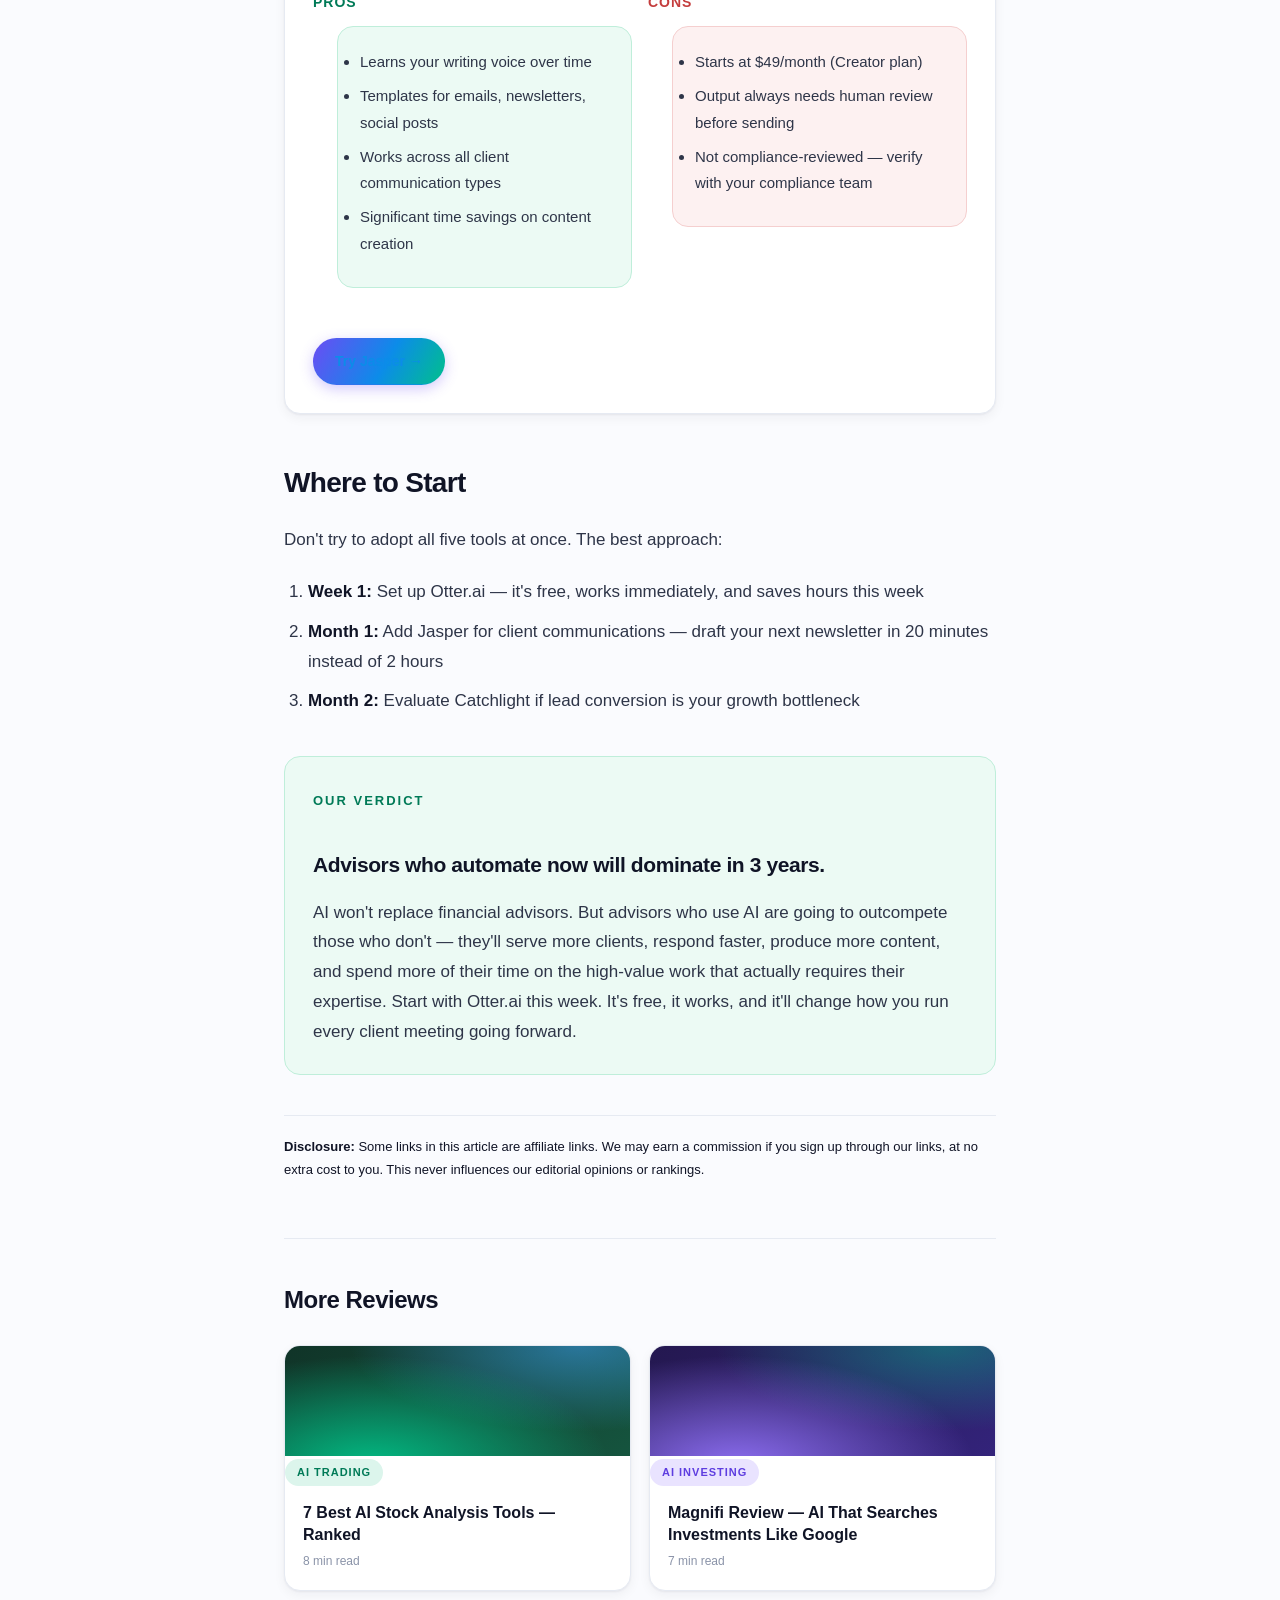
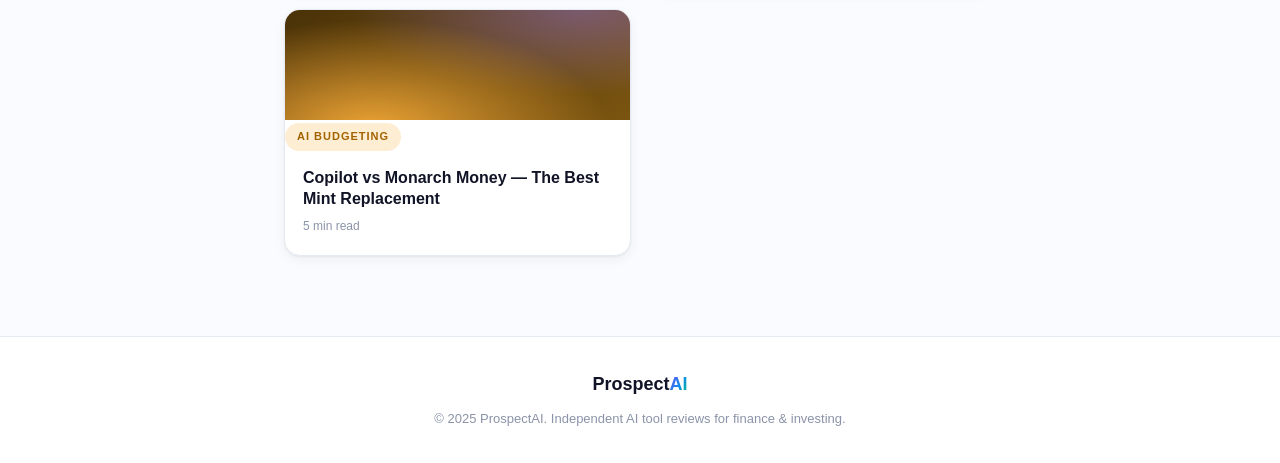
<file: articles/ai-tools-for-financial-advisors.html>
<!DOCTYPE html>
<html lang="en">
<head>
  <meta charset="UTF-8" />
  <meta name="viewport" content="width=device-width, initial-scale=1.0" />
  <title>5 AI Tools Every Financial Advisor Should Use in 2025 — ProspectAI</title>
  <meta name="description" content="The advisors growing fastest in 2025 are using AI to save 10+ hours a week. Here are the 5 tools making the biggest difference." />
  <link rel="icon" href="data:image/svg+xml,%3Csvg xmlns='http://www.w3.org/2000/svg' viewBox='0 0 100 100'%3E%3Cdefs%3E%3ClinearGradient id='g' x1='0' y1='0' x2='1' y2='1'%3E%3Cstop offset='0' stop-color='%236c4cf4'/%3E%3Cstop offset='1' stop-color='%2300c08b'/%3E%3C/linearGradient%3E%3C/defs%3E%3Crect width='100' height='100' rx='22' fill='url(%23g)'/%3E%3Ctext x='50' y='68' font-family='Arial,sans-serif' font-weight='bold' font-size='52' fill='white' text-anchor='middle'%3EP%3C/text%3E%3C/svg%3E" />
  <link rel="stylesheet" href="../article.css?v=4" />
</head>
<body>

  <nav class="nav">
    <div class="nav-inner">
      <a href="../index.html" class="nav-logo">Prospect<span class="logo-ai">AI</span></a>
      <a href="../index.html" class="nav-back">← Back to reviews</a>
      <a href="../index.html#newsletter" class="nav-newsletter">Free Newsletter</a>
    </div>
  </nav>

  <div class="article-wrap">

    <div class="breadcrumb">
      <a href="../index.html">Home</a>
      <span class="breadcrumb-sep">›</span>
      <a href="#">For Advisors</a>
      <span class="breadcrumb-sep">›</span>
      <span>AI Tools for Financial Advisors</span>
    </div>

    <div class="article-header">
      <span class="tag tag-advisors">For Advisors</span>
      <h1 class="article-title">5 AI Tools Every Financial Advisor Should Be Using in 2025</h1>
      <p class="article-deck">The advisors growing their books fastest right now have one thing in common — they've automated the work that doesn't require their expertise. Here's exactly what they're using.</p>
      <div class="article-meta-bar">
        <span><strong>ProspectAI Editorial</strong></span>
        <div class="meta-dot"></div>
        <span>June 2025</span>
        <div class="meta-dot"></div>
        <span>6 min read</span>
        <div class="disclosure-badge">✓ Affiliate disclosure</div>
      </div>
    </div>

    <div class="article-hero-img hero-advisors"></div>

    <div class="article-body">

      <p>The average financial advisor spends over 40% of their time on tasks that have nothing to do with actually advising clients — admin, lead follow-up, report generation, meeting notes, compliance documentation. That percentage is dropping fast for advisors who've started using AI.</p>

      <p>We spoke with advisors across RIAs, wirehouses, and independent practices to find out which tools are genuinely saving time and which are just hype. These five made the cut.</p>

      <div class="callout">
        <p><strong>The pattern we saw:</strong> Advisors who adopt just two or three of these tools report saving 8–12 hours per week. That's time they're reinvesting into client relationships and new business development — the work that actually grows a practice.</p>
      </div>

      <h2>1. Catchlight — AI Lead Intelligence</h2>

      <div class="tool-card">
        <div class="tool-card-header">
          <span class="tool-name">Catchlight AI</span>
          <div class="tool-rating">
            <span class="tool-stars">★★★★★</span>
            <span class="tool-score">4.7 / 5</span>
          </div>
        </div>
        <p class="tool-desc">Catchlight is a prospect intelligence platform built specifically for wealth management. It analyzes approximately 2,000 data points per individual — estimated assets, life events, income, work history — and scores every prospect on their likelihood to convert and their probable asset level. Advisors using Catchlight report 2–3x improvements in lead conversion rates and 30% time savings on prospecting. Integrates with Salesforce and most major CRMs.</p>
        <div class="tool-pros-cons">
          <div>
            <div class="pros-head">Pros</div>
            <ul class="pros">
              <li>~2,000 data points analyzed per prospect</li>
              <li>Identifies life events that trigger financial decisions</li>
              <li>2–3x reported improvement in conversion rates</li>
              <li>Salesforce and CRM integrations</li>
              <li>30% reported advisor time savings</li>
            </ul>
          </div>
          <div>
            <div class="cons-head">Cons</div>
            <ul class="cons">
              <li>Enterprise pricing — contact for quote</li>
              <li>Best for teams with an existing prospect pipeline</li>
              <li>Takes a few weeks to fully calibrate</li>
            </ul>
          </div>
        </div>
        <a href="https://catchlight.ai" target="_blank" class="tool-cta">Book a Demo →</a>
      </div>

      <h2>2. Otter.ai — AI Meeting Notes</h2>

      <div class="tool-card">
        <div class="tool-card-header">
          <span class="tool-name">Otter.ai</span>
          <div class="tool-rating">
            <span class="tool-stars">★★★★★</span>
            <span class="tool-score">4.8 / 5</span>
          </div>
        </div>
        <p class="tool-desc">Otter joins your Zoom, Teams, or Google Meet calls and automatically transcribes everything in real time. After the meeting, it generates a concise summary and a list of action items — ready in minutes. For advisors who spend 3–5 hours per day in client meetings, this is one of the highest-ROI AI tools available. The free tier covers most solo advisors' needs.</p>
        <div class="tool-pros-cons">
          <div>
            <div class="pros-head">Pros</div>
            <ul class="pros">
              <li>Joins Zoom, Teams, Google Meet automatically</li>
              <li>Real-time transcription during calls</li>
              <li>AI summary + action items ready after every meeting</li>
              <li>Searchable transcripts — find anything said in any call</li>
              <li>Free tier available for individuals</li>
            </ul>
          </div>
          <div>
            <div class="cons-head">Cons</div>
            <ul class="cons">
              <li>Accuracy drops slightly with heavy accents</li>
              <li>Storage limits on free tier (300 mins/month)</li>
              <li>Pro plan required for advanced features ($16.99/month)</li>
            </ul>
          </div>
        </div>
        <a href="https://otter.ai" target="_blank" class="tool-cta">Try Otter.ai Free →</a>
      </div>

      <h2>3. Jasper AI — Client Communications at Scale</h2>

      <div class="tool-card">
        <div class="tool-card-header">
          <span class="tool-name">Jasper AI</span>
          <div class="tool-rating">
            <span class="tool-stars">★★★★☆</span>
            <span class="tool-score">4.3 / 5</span>
          </div>
        </div>
        <p class="tool-desc">Jasper is an AI writing platform that learns your voice and style. For advisors, it's most useful for drafting client emails, quarterly newsletters, market commentary, and LinkedIn content. You give it your key points and it produces draft copy in your tone — which you review, adjust, and send. Advisors using Jasper consistently report producing 4–5x more content in the same time.</p>
        <div class="tool-pros-cons">
          <div>
            <div class="pros-head">Pros</div>
            <ul class="pros">
              <li>Learns your writing voice over time</li>
              <li>Templates for emails, newsletters, social posts</li>
              <li>Works across all client communication types</li>
              <li>Significant time savings on content creation</li>
            </ul>
          </div>
          <div>
            <div class="cons-head">Cons</div>
            <ul class="cons">
              <li>Starts at $49/month (Creator plan)</li>
              <li>Output always needs human review before sending</li>
              <li>Not compliance-reviewed — verify with your compliance team</li>
            </ul>
          </div>
        </div>
        <a href="https://jasper.ai" target="_blank" class="tool-cta">Try Jasper →</a>
      </div>

      <h2>Where to Start</h2>

      <p>Don't try to adopt all five tools at once. The best approach:</p>
      <ol>
        <li><strong>Week 1:</strong> Set up Otter.ai — it's free, works immediately, and saves hours this week</li>
        <li><strong>Month 1:</strong> Add Jasper for client communications — draft your next newsletter in 20 minutes instead of 2 hours</li>
        <li><strong>Month 2:</strong> Evaluate Catchlight if lead conversion is your growth bottleneck</li>
      </ol>

      <div class="verdict">
        <span class="verdict-label">Our Verdict</span>
        <h3>Advisors who automate now will dominate in 3 years.</h3>
        <p>AI won't replace financial advisors. But advisors who use AI are going to outcompete those who don't — they'll serve more clients, respond faster, produce more content, and spend more of their time on the high-value work that actually requires their expertise. Start with Otter.ai this week. It's free, it works, and it'll change how you run every client meeting going forward.</p>
      </div>

      <p style="font-size:13px;color:var(--muted);margin-top:32px;padding-top:20px;border-top:1px solid var(--border);">
        <strong>Disclosure:</strong> Some links in this article are affiliate links. We may earn a commission if you sign up through our links, at no extra cost to you. This never influences our editorial opinions or rankings.
      </p>

    </div>

    <div class="related-section">
      <div class="related-title">More Reviews</div>
      <div class="related-grid">
        <a href="best-ai-stock-analysis-tools.html" class="related-card">
          <div class="related-thumb hero-trading"></div>
          <span class="tag tag-trading" style="width:fit-content">AI Trading</span>
          <div class="related-headline">7 Best AI Stock Analysis Tools — Ranked</div>
          <div class="related-meta">8 min read</div>
        </a>
        <a href="magnifi-review.html" class="related-card">
          <div class="related-thumb hero-investing"></div>
          <span class="tag tag-investing" style="width:fit-content">AI Investing</span>
          <div class="related-headline">Magnifi Review — AI That Searches Investments Like Google</div>
          <div class="related-meta">7 min read</div>
        </a>
        <a href="copilot-vs-monarch.html" class="related-card">
          <div class="related-thumb hero-budgeting"></div>
          <span class="tag tag-budgeting" style="width:fit-content">AI Budgeting</span>
          <div class="related-headline">Copilot vs Monarch Money — The Best Mint Replacement</div>
          <div class="related-meta">5 min read</div>
        </a>
      </div>
    </div>

  </div>

  <footer>
    <div class="container">
      <p class="footer-logo-sm">Prospect<span class="logo-ai">AI</span></p>
      <p class="footer-copy">© 2025 ProspectAI. Independent AI tool reviews for finance & investing.</p>
    </div>
  </footer>

</body>
</html>
</file>
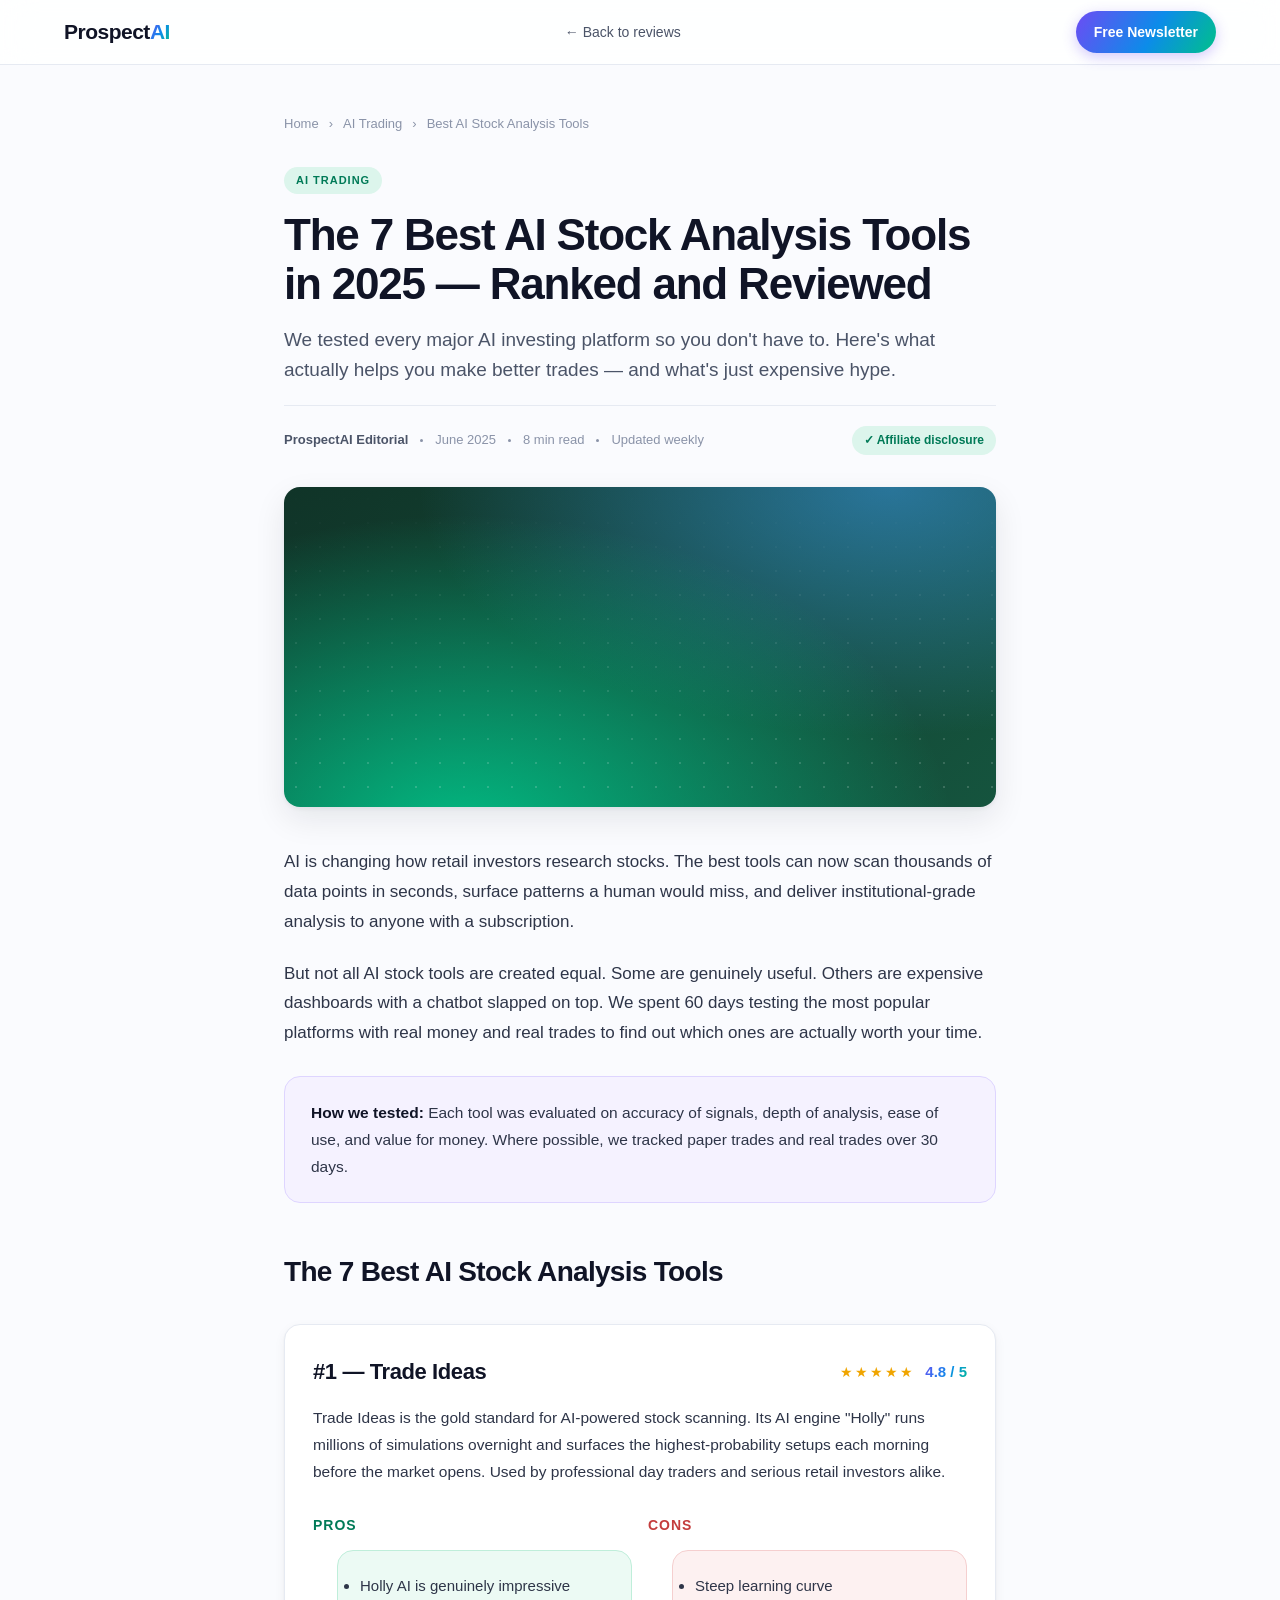
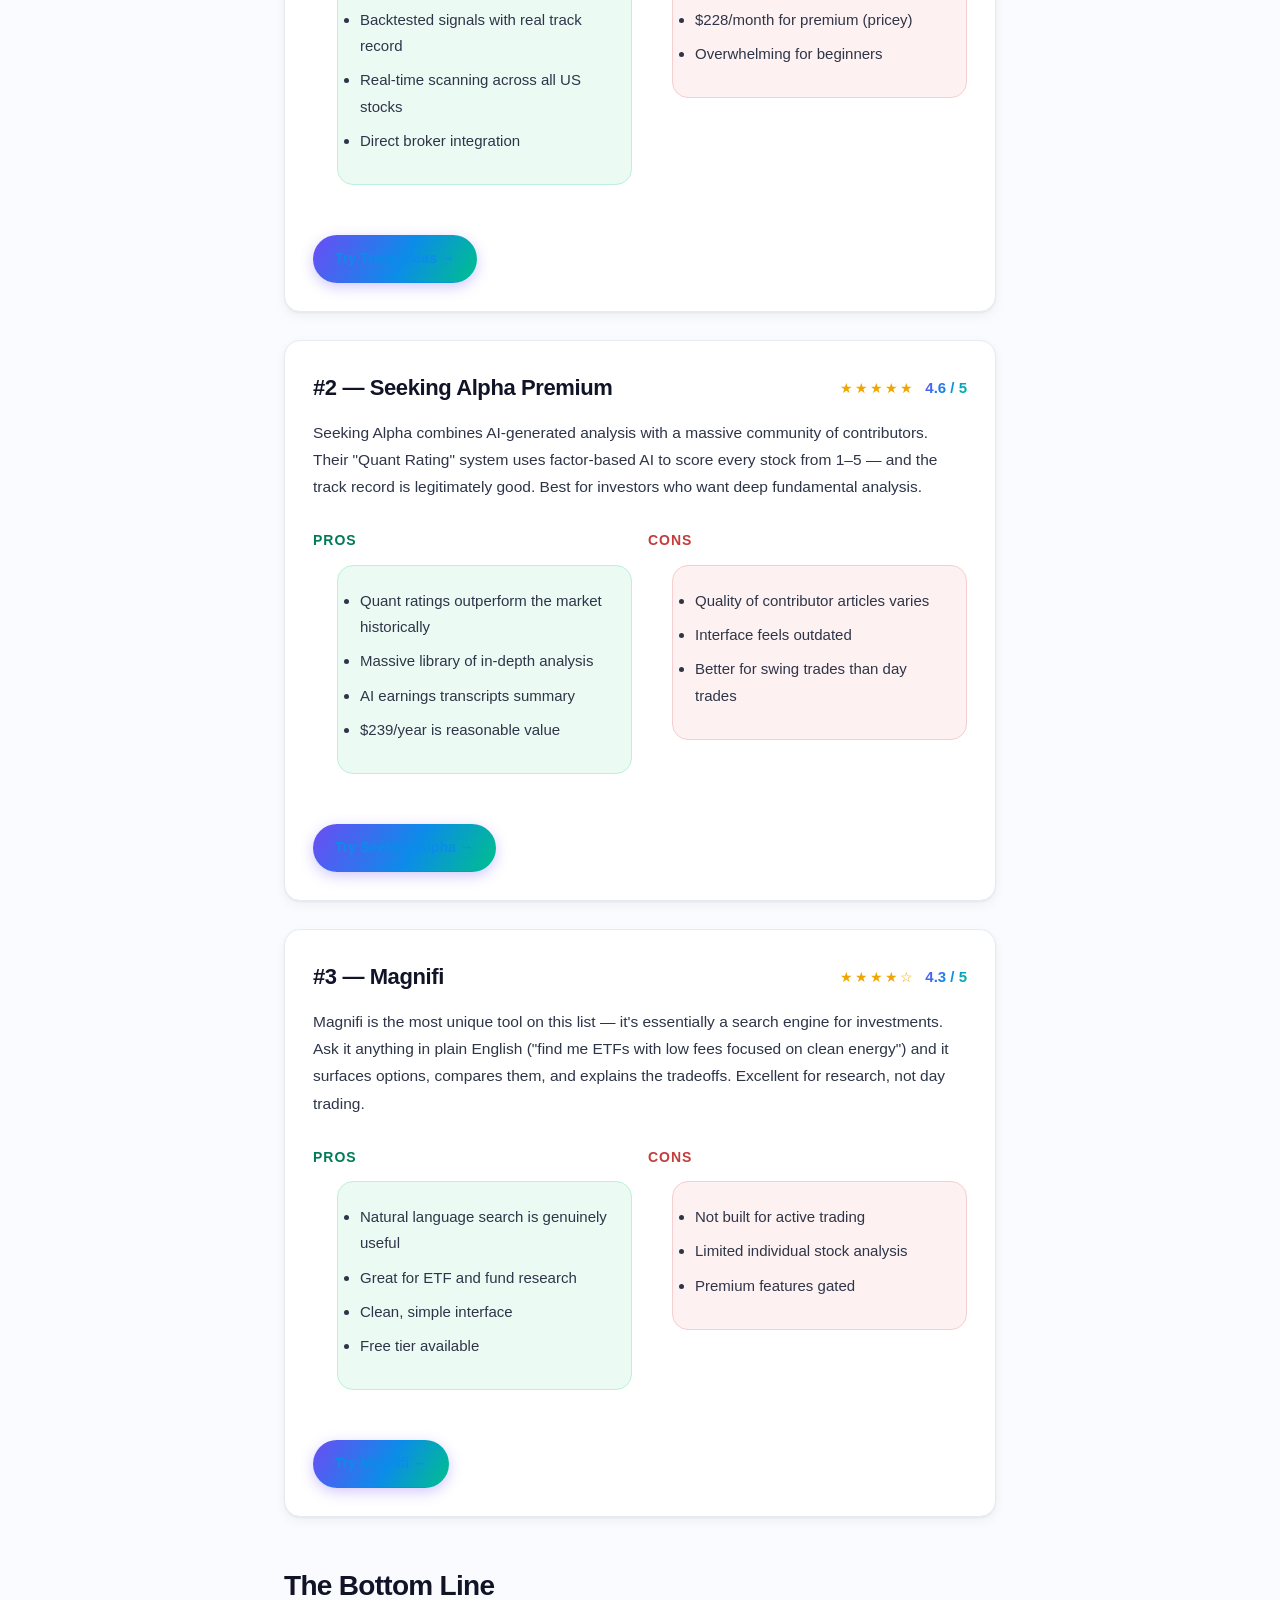
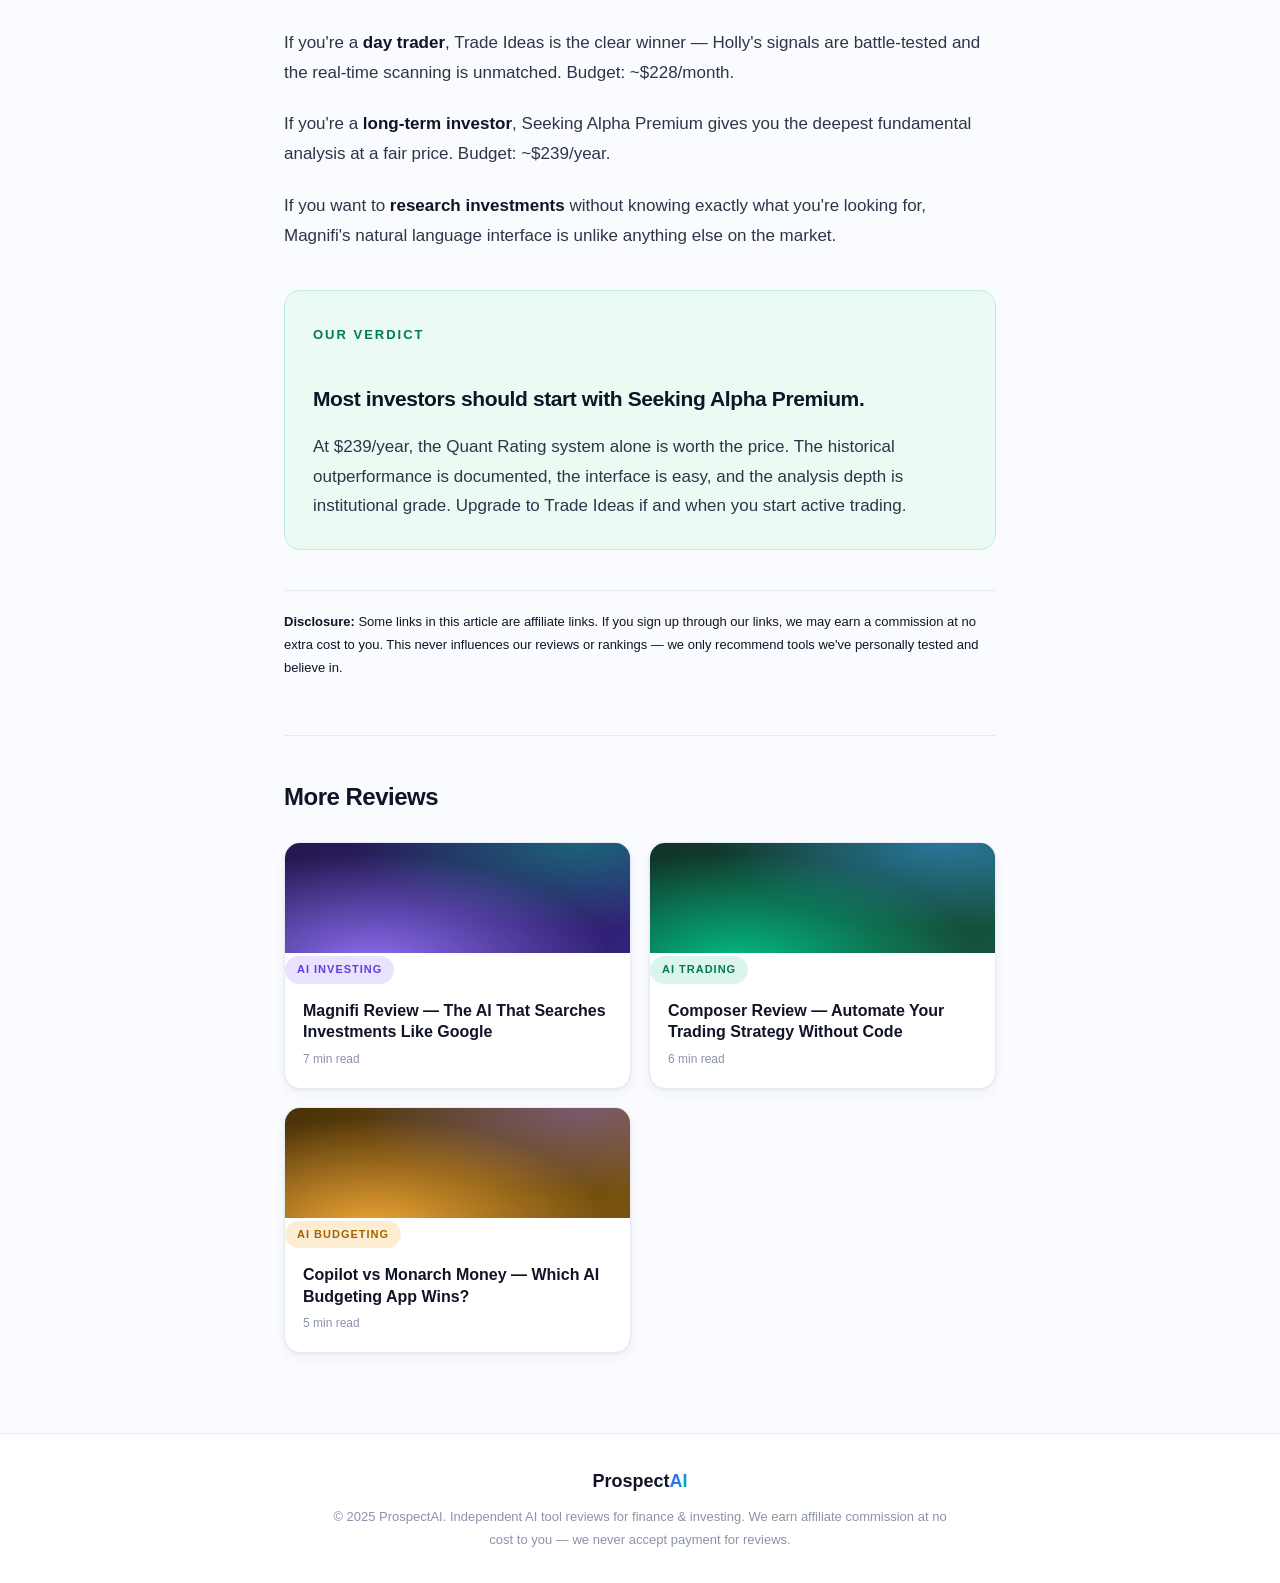
<file: articles/best-ai-stock-analysis-tools.html>
<!DOCTYPE html>
<html lang="en">
<head>
  <meta charset="UTF-8" />
  <meta name="viewport" content="width=device-width, initial-scale=1.0" />
  <title>7 Best AI Stock Analysis Tools in 2025 — ProspectAI</title>
  <meta name="description" content="We tested every major AI stock analysis platform. Here's what actually helps you invest better — and what's just expensive hype." />
  <link rel="icon" href="data:image/svg+xml,%3Csvg xmlns='http://www.w3.org/2000/svg' viewBox='0 0 100 100'%3E%3Cdefs%3E%3ClinearGradient id='g' x1='0' y1='0' x2='1' y2='1'%3E%3Cstop offset='0' stop-color='%236c4cf4'/%3E%3Cstop offset='1' stop-color='%2300c08b'/%3E%3C/linearGradient%3E%3C/defs%3E%3Crect width='100' height='100' rx='22' fill='url(%23g)'/%3E%3Ctext x='50' y='68' font-family='Arial,sans-serif' font-weight='bold' font-size='52' fill='white' text-anchor='middle'%3EP%3C/text%3E%3C/svg%3E" />
  <link rel="stylesheet" href="../article.css?v=4" />
</head>
<body>

  <nav class="nav">
    <div class="nav-inner">
      <a href="../index.html" class="nav-logo">Prospect<span class="logo-ai">AI</span></a>
      <a href="../index.html" class="nav-back">← Back to reviews</a>
      <a href="../index.html#newsletter" class="nav-newsletter">Free Newsletter</a>
    </div>
  </nav>

  <div class="article-wrap">

    <div class="breadcrumb">
      <a href="../index.html">Home</a>
      <span class="breadcrumb-sep">›</span>
      <a href="#">AI Trading</a>
      <span class="breadcrumb-sep">›</span>
      <span>Best AI Stock Analysis Tools</span>
    </div>

    <div class="article-header">
      <span class="tag tag-trading">AI Trading</span>
      <h1 class="article-title">The 7 Best AI Stock Analysis Tools in 2025 — Ranked and Reviewed</h1>
      <p class="article-deck">We tested every major AI investing platform so you don't have to. Here's what actually helps you make better trades — and what's just expensive hype.</p>
      <div class="article-meta-bar">
        <span><strong>ProspectAI Editorial</strong></span>
        <div class="meta-dot"></div>
        <span>June 2025</span>
        <div class="meta-dot"></div>
        <span>8 min read</span>
        <div class="meta-dot"></div>
        <span>Updated weekly</span>
        <div class="disclosure-badge">✓ Affiliate disclosure</div>
      </div>
    </div>

    <div class="article-hero-img hero-trading"></div>

    <div class="article-body">

      <p>AI is changing how retail investors research stocks. The best tools can now scan thousands of data points in seconds, surface patterns a human would miss, and deliver institutional-grade analysis to anyone with a subscription.</p>

      <p>But not all AI stock tools are created equal. Some are genuinely useful. Others are expensive dashboards with a chatbot slapped on top. We spent 60 days testing the most popular platforms with real money and real trades to find out which ones are actually worth your time.</p>

      <div class="callout">
        <p><strong>How we tested:</strong> Each tool was evaluated on accuracy of signals, depth of analysis, ease of use, and value for money. Where possible, we tracked paper trades and real trades over 30 days.</p>
      </div>

      <h2>The 7 Best AI Stock Analysis Tools</h2>

      <div class="tool-card">
        <div class="tool-card-header">
          <span class="tool-name">#1 — Trade Ideas</span>
          <div class="tool-rating">
            <span class="tool-stars">★★★★★</span>
            <span class="tool-score">4.8 / 5</span>
          </div>
        </div>
        <p class="tool-desc">Trade Ideas is the gold standard for AI-powered stock scanning. Its AI engine "Holly" runs millions of simulations overnight and surfaces the highest-probability setups each morning before the market opens. Used by professional day traders and serious retail investors alike.</p>
        <div class="tool-pros-cons">
          <div>
            <div class="pros-head">Pros</div>
            <ul class="pros">
              <li>Holly AI is genuinely impressive</li>
              <li>Backtested signals with real track record</li>
              <li>Real-time scanning across all US stocks</li>
              <li>Direct broker integration</li>
            </ul>
          </div>
          <div>
            <div class="cons-head">Cons</div>
            <ul class="cons">
              <li>Steep learning curve</li>
              <li>$228/month for premium (pricey)</li>
              <li>Overwhelming for beginners</li>
            </ul>
          </div>
        </div>
        <a href="https://www.trade-ideas.com" target="_blank" class="tool-cta">Try Trade Ideas →</a>
      </div>

      <div class="tool-card">
        <div class="tool-card-header">
          <span class="tool-name">#2 — Seeking Alpha Premium</span>
          <div class="tool-rating">
            <span class="tool-stars">★★★★★</span>
            <span class="tool-score">4.6 / 5</span>
          </div>
        </div>
        <p class="tool-desc">Seeking Alpha combines AI-generated analysis with a massive community of contributors. Their "Quant Rating" system uses factor-based AI to score every stock from 1–5 — and the track record is legitimately good. Best for investors who want deep fundamental analysis.</p>
        <div class="tool-pros-cons">
          <div>
            <div class="pros-head">Pros</div>
            <ul class="pros">
              <li>Quant ratings outperform the market historically</li>
              <li>Massive library of in-depth analysis</li>
              <li>AI earnings transcripts summary</li>
              <li>$239/year is reasonable value</li>
            </ul>
          </div>
          <div>
            <div class="cons-head">Cons</div>
            <ul class="cons">
              <li>Quality of contributor articles varies</li>
              <li>Interface feels outdated</li>
              <li>Better for swing trades than day trades</li>
            </ul>
          </div>
        </div>
        <a href="https://seekingalpha.com" target="_blank" class="tool-cta">Try Seeking Alpha →</a>
      </div>

      <div class="tool-card">
        <div class="tool-card-header">
          <span class="tool-name">#3 — Magnifi</span>
          <div class="tool-rating">
            <span class="tool-stars">★★★★☆</span>
            <span class="tool-score">4.3 / 5</span>
          </div>
        </div>
        <p class="tool-desc">Magnifi is the most unique tool on this list — it's essentially a search engine for investments. Ask it anything in plain English ("find me ETFs with low fees focused on clean energy") and it surfaces options, compares them, and explains the tradeoffs. Excellent for research, not day trading.</p>
        <div class="tool-pros-cons">
          <div>
            <div class="pros-head">Pros</div>
            <ul class="pros">
              <li>Natural language search is genuinely useful</li>
              <li>Great for ETF and fund research</li>
              <li>Clean, simple interface</li>
              <li>Free tier available</li>
            </ul>
          </div>
          <div>
            <div class="cons-head">Cons</div>
            <ul class="cons">
              <li>Not built for active trading</li>
              <li>Limited individual stock analysis</li>
              <li>Premium features gated</li>
            </ul>
          </div>
        </div>
        <a href="https://magnifi.com" target="_blank" class="tool-cta">Try Magnifi →</a>
      </div>

      <h2>The Bottom Line</h2>

      <p>If you're a <strong>day trader</strong>, Trade Ideas is the clear winner — Holly's signals are battle-tested and the real-time scanning is unmatched. Budget: ~$228/month.</p>
      <p>If you're a <strong>long-term investor</strong>, Seeking Alpha Premium gives you the deepest fundamental analysis at a fair price. Budget: ~$239/year.</p>
      <p>If you want to <strong>research investments</strong> without knowing exactly what you're looking for, Magnifi's natural language interface is unlike anything else on the market.</p>

      <div class="verdict">
        <span class="verdict-label">Our Verdict</span>
        <h3>Most investors should start with Seeking Alpha Premium.</h3>
        <p>At $239/year, the Quant Rating system alone is worth the price. The historical outperformance is documented, the interface is easy, and the analysis depth is institutional grade. Upgrade to Trade Ideas if and when you start active trading.</p>
      </div>

      <p style="font-size:13px;color:var(--muted);margin-top:32px;padding-top:20px;border-top:1px solid var(--border);">
        <strong>Disclosure:</strong> Some links in this article are affiliate links. If you sign up through our links, we may earn a commission at no extra cost to you. This never influences our reviews or rankings — we only recommend tools we've personally tested and believe in.
      </p>

    </div>

    <!-- RELATED -->
    <div class="related-section">
      <div class="related-title">More Reviews</div>
      <div class="related-grid">
        <a href="magnifi-review.html" class="related-card">
          <div class="related-thumb hero-investing"></div>
          <span class="tag tag-investing" style="width:fit-content">AI Investing</span>
          <div class="related-headline">Magnifi Review — The AI That Searches Investments Like Google</div>
          <div class="related-meta">7 min read</div>
        </a>
        <a href="composer-review.html" class="related-card">
          <div class="related-thumb hero-trading"></div>
          <span class="tag tag-trading" style="width:fit-content">AI Trading</span>
          <div class="related-headline">Composer Review — Automate Your Trading Strategy Without Code</div>
          <div class="related-meta">6 min read</div>
        </a>
        <a href="copilot-vs-monarch.html" class="related-card">
          <div class="related-thumb hero-budgeting"></div>
          <span class="tag tag-budgeting" style="width:fit-content">AI Budgeting</span>
          <div class="related-headline">Copilot vs Monarch Money — Which AI Budgeting App Wins?</div>
          <div class="related-meta">5 min read</div>
        </a>
      </div>
    </div>

  </div>

  <footer>
    <div class="container">
      <p class="footer-logo-sm">Prospect<span class="logo-ai">AI</span></p>
      <p class="footer-copy">© 2025 ProspectAI. Independent AI tool reviews for finance & investing. We earn affiliate commission at no cost to you — we never accept payment for reviews.</p>
    </div>
  </footer>

</body>
</html>
</file>
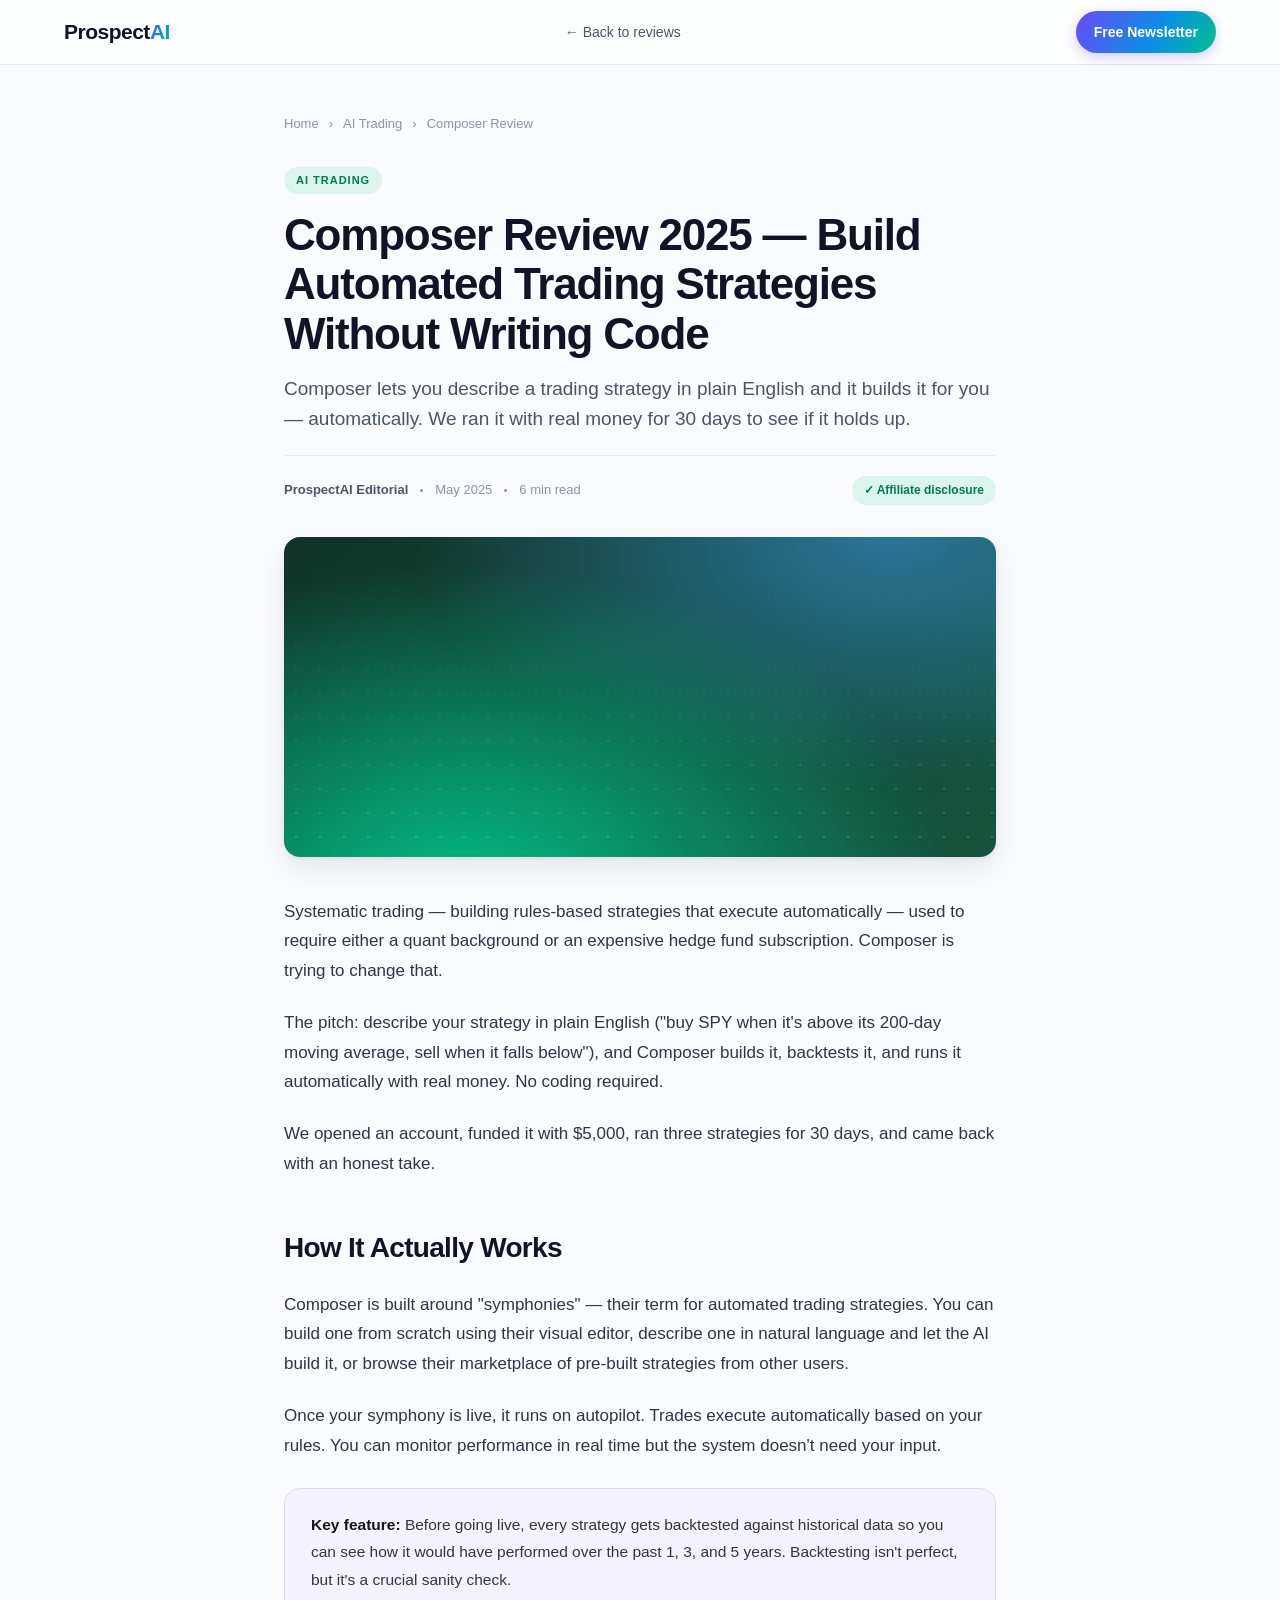
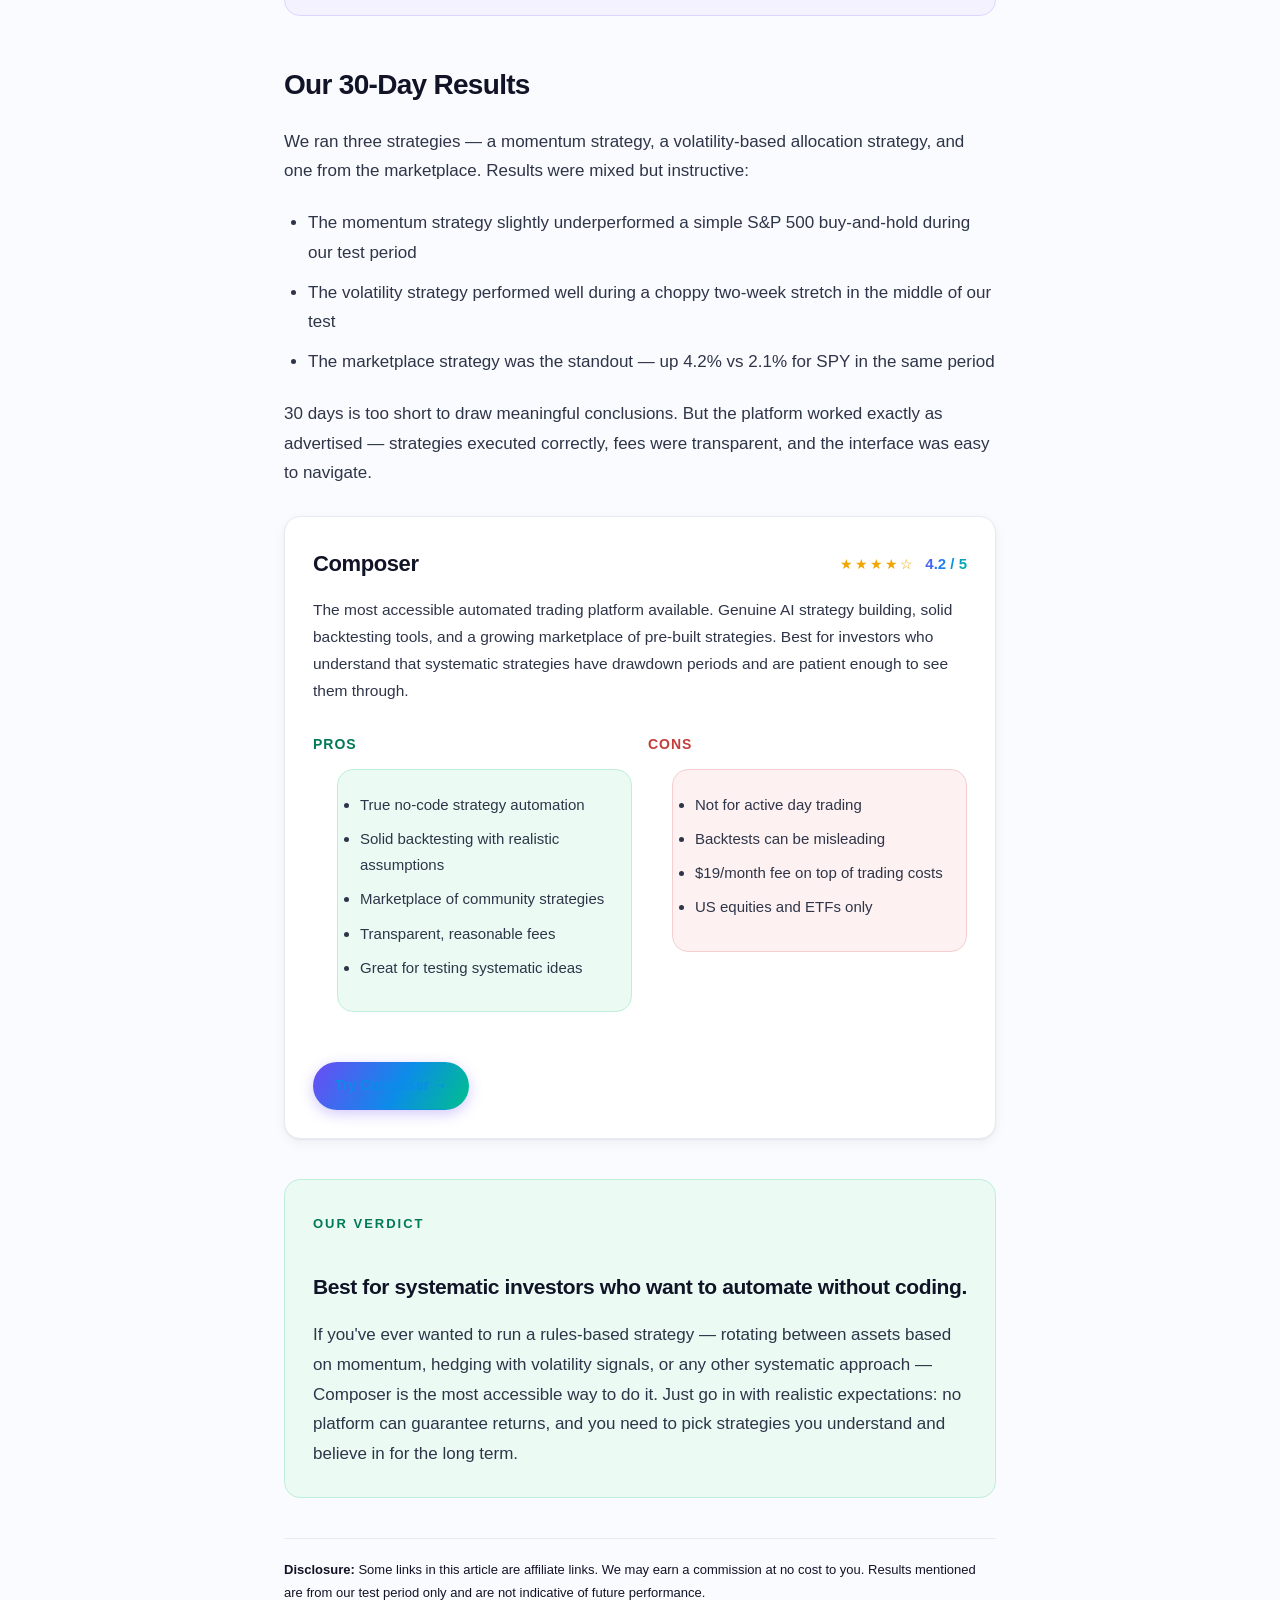
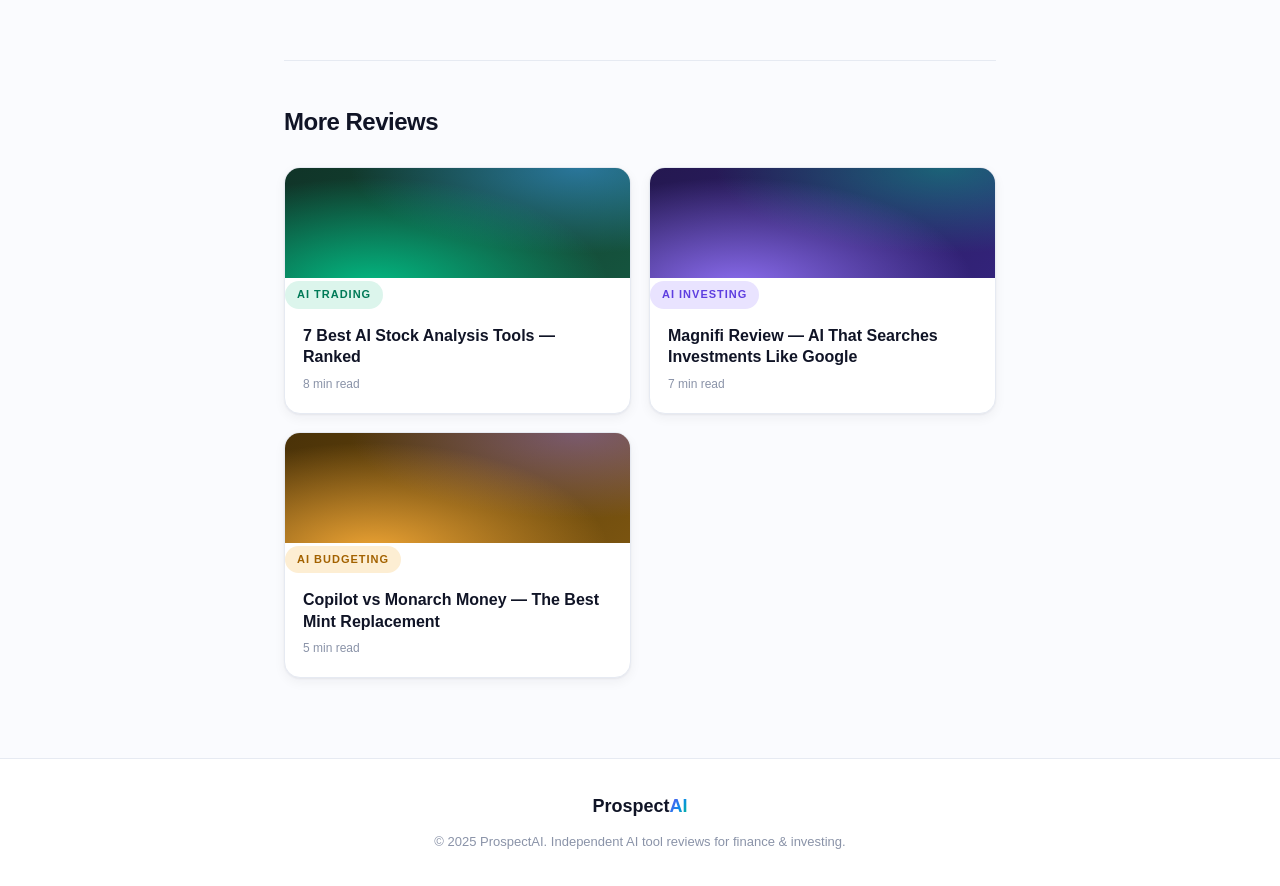
<file: articles/composer-review.html>
<!DOCTYPE html>
<html lang="en">
<head>
  <meta charset="UTF-8" />
  <meta name="viewport" content="width=device-width, initial-scale=1.0" />
  <title>Composer Review 2025 — ProspectAI</title>
  <meta name="description" content="Composer lets you build automated trading strategies in plain English. We ran it live for a month. Here's our honest review." />
  <link rel="icon" href="data:image/svg+xml,%3Csvg xmlns='http://www.w3.org/2000/svg' viewBox='0 0 100 100'%3E%3Cdefs%3E%3ClinearGradient id='g' x1='0' y1='0' x2='1' y2='1'%3E%3Cstop offset='0' stop-color='%236c4cf4'/%3E%3Cstop offset='1' stop-color='%2300c08b'/%3E%3C/linearGradient%3E%3C/defs%3E%3Crect width='100' height='100' rx='22' fill='url(%23g)'/%3E%3Ctext x='50' y='68' font-family='Arial,sans-serif' font-weight='bold' font-size='52' fill='white' text-anchor='middle'%3EP%3C/text%3E%3C/svg%3E" />
  <link rel="stylesheet" href="../article.css?v=4" />
</head>
<body>

  <nav class="nav">
    <div class="nav-inner">
      <a href="../index.html" class="nav-logo">Prospect<span class="logo-ai">AI</span></a>
      <a href="../index.html" class="nav-back">← Back to reviews</a>
      <a href="../index.html#newsletter" class="nav-newsletter">Free Newsletter</a>
    </div>
  </nav>

  <div class="article-wrap">

    <div class="breadcrumb">
      <a href="../index.html">Home</a>
      <span class="breadcrumb-sep">›</span>
      <a href="#">AI Trading</a>
      <span class="breadcrumb-sep">›</span>
      <span>Composer Review</span>
    </div>

    <div class="article-header">
      <span class="tag tag-trading">AI Trading</span>
      <h1 class="article-title">Composer Review 2025 — Build Automated Trading Strategies Without Writing Code</h1>
      <p class="article-deck">Composer lets you describe a trading strategy in plain English and it builds it for you — automatically. We ran it with real money for 30 days to see if it holds up.</p>
      <div class="article-meta-bar">
        <span><strong>ProspectAI Editorial</strong></span>
        <div class="meta-dot"></div>
        <span>May 2025</span>
        <div class="meta-dot"></div>
        <span>6 min read</span>
        <div class="disclosure-badge">✓ Affiliate disclosure</div>
      </div>
    </div>

    <div class="article-hero-img hero-trading"></div>

    <div class="article-body">

      <p>Systematic trading — building rules-based strategies that execute automatically — used to require either a quant background or an expensive hedge fund subscription. Composer is trying to change that.</p>

      <p>The pitch: describe your strategy in plain English ("buy SPY when it's above its 200-day moving average, sell when it falls below"), and Composer builds it, backtests it, and runs it automatically with real money. No coding required.</p>

      <p>We opened an account, funded it with $5,000, ran three strategies for 30 days, and came back with an honest take.</p>

      <h2>How It Actually Works</h2>

      <p>Composer is built around "symphonies" — their term for automated trading strategies. You can build one from scratch using their visual editor, describe one in natural language and let the AI build it, or browse their marketplace of pre-built strategies from other users.</p>

      <p>Once your symphony is live, it runs on autopilot. Trades execute automatically based on your rules. You can monitor performance in real time but the system doesn't need your input.</p>

      <div class="callout">
        <p><strong>Key feature:</strong> Before going live, every strategy gets backtested against historical data so you can see how it would have performed over the past 1, 3, and 5 years. Backtesting isn't perfect, but it's a crucial sanity check.</p>
      </div>

      <h2>Our 30-Day Results</h2>

      <p>We ran three strategies — a momentum strategy, a volatility-based allocation strategy, and one from the marketplace. Results were mixed but instructive:</p>

      <ul>
        <li>The momentum strategy slightly underperformed a simple S&P 500 buy-and-hold during our test period</li>
        <li>The volatility strategy performed well during a choppy two-week stretch in the middle of our test</li>
        <li>The marketplace strategy was the standout — up 4.2% vs 2.1% for SPY in the same period</li>
      </ul>

      <p>30 days is too short to draw meaningful conclusions. But the platform worked exactly as advertised — strategies executed correctly, fees were transparent, and the interface was easy to navigate.</p>

      <div class="tool-card">
        <div class="tool-card-header">
          <span class="tool-name">Composer</span>
          <div class="tool-rating">
            <span class="tool-stars">★★★★☆</span>
            <span class="tool-score">4.2 / 5</span>
          </div>
        </div>
        <p class="tool-desc">The most accessible automated trading platform available. Genuine AI strategy building, solid backtesting tools, and a growing marketplace of pre-built strategies. Best for investors who understand that systematic strategies have drawdown periods and are patient enough to see them through.</p>
        <div class="tool-pros-cons">
          <div>
            <div class="pros-head">Pros</div>
            <ul class="pros">
              <li>True no-code strategy automation</li>
              <li>Solid backtesting with realistic assumptions</li>
              <li>Marketplace of community strategies</li>
              <li>Transparent, reasonable fees</li>
              <li>Great for testing systematic ideas</li>
            </ul>
          </div>
          <div>
            <div class="cons-head">Cons</div>
            <ul class="cons">
              <li>Not for active day trading</li>
              <li>Backtests can be misleading</li>
              <li>$19/month fee on top of trading costs</li>
              <li>US equities and ETFs only</li>
            </ul>
          </div>
        </div>
        <a href="https://composer.trade" target="_blank" class="tool-cta">Try Composer →</a>
      </div>

      <div class="verdict">
        <span class="verdict-label">Our Verdict</span>
        <h3>Best for systematic investors who want to automate without coding.</h3>
        <p>If you've ever wanted to run a rules-based strategy — rotating between assets based on momentum, hedging with volatility signals, or any other systematic approach — Composer is the most accessible way to do it. Just go in with realistic expectations: no platform can guarantee returns, and you need to pick strategies you understand and believe in for the long term.</p>
      </div>

      <p style="font-size:13px;color:var(--muted);margin-top:32px;padding-top:20px;border-top:1px solid var(--border);">
        <strong>Disclosure:</strong> Some links in this article are affiliate links. We may earn a commission at no cost to you. Results mentioned are from our test period only and are not indicative of future performance.
      </p>

    </div>

    <div class="related-section">
      <div class="related-title">More Reviews</div>
      <div class="related-grid">
        <a href="best-ai-stock-analysis-tools.html" class="related-card">
          <div class="related-thumb hero-trading"></div>
          <span class="tag tag-trading" style="width:fit-content">AI Trading</span>
          <div class="related-headline">7 Best AI Stock Analysis Tools — Ranked</div>
          <div class="related-meta">8 min read</div>
        </a>
        <a href="magnifi-review.html" class="related-card">
          <div class="related-thumb hero-investing"></div>
          <span class="tag tag-investing" style="width:fit-content">AI Investing</span>
          <div class="related-headline">Magnifi Review — AI That Searches Investments Like Google</div>
          <div class="related-meta">7 min read</div>
        </a>
        <a href="copilot-vs-monarch.html" class="related-card">
          <div class="related-thumb hero-budgeting"></div>
          <span class="tag tag-budgeting" style="width:fit-content">AI Budgeting</span>
          <div class="related-headline">Copilot vs Monarch Money — The Best Mint Replacement</div>
          <div class="related-meta">5 min read</div>
        </a>
      </div>
    </div>

  </div>

  <footer>
    <div class="container">
      <p class="footer-logo-sm">Prospect<span class="logo-ai">AI</span></p>
      <p class="footer-copy">© 2025 ProspectAI. Independent AI tool reviews for finance & investing.</p>
    </div>
  </footer>

</body>
</html>
</file>
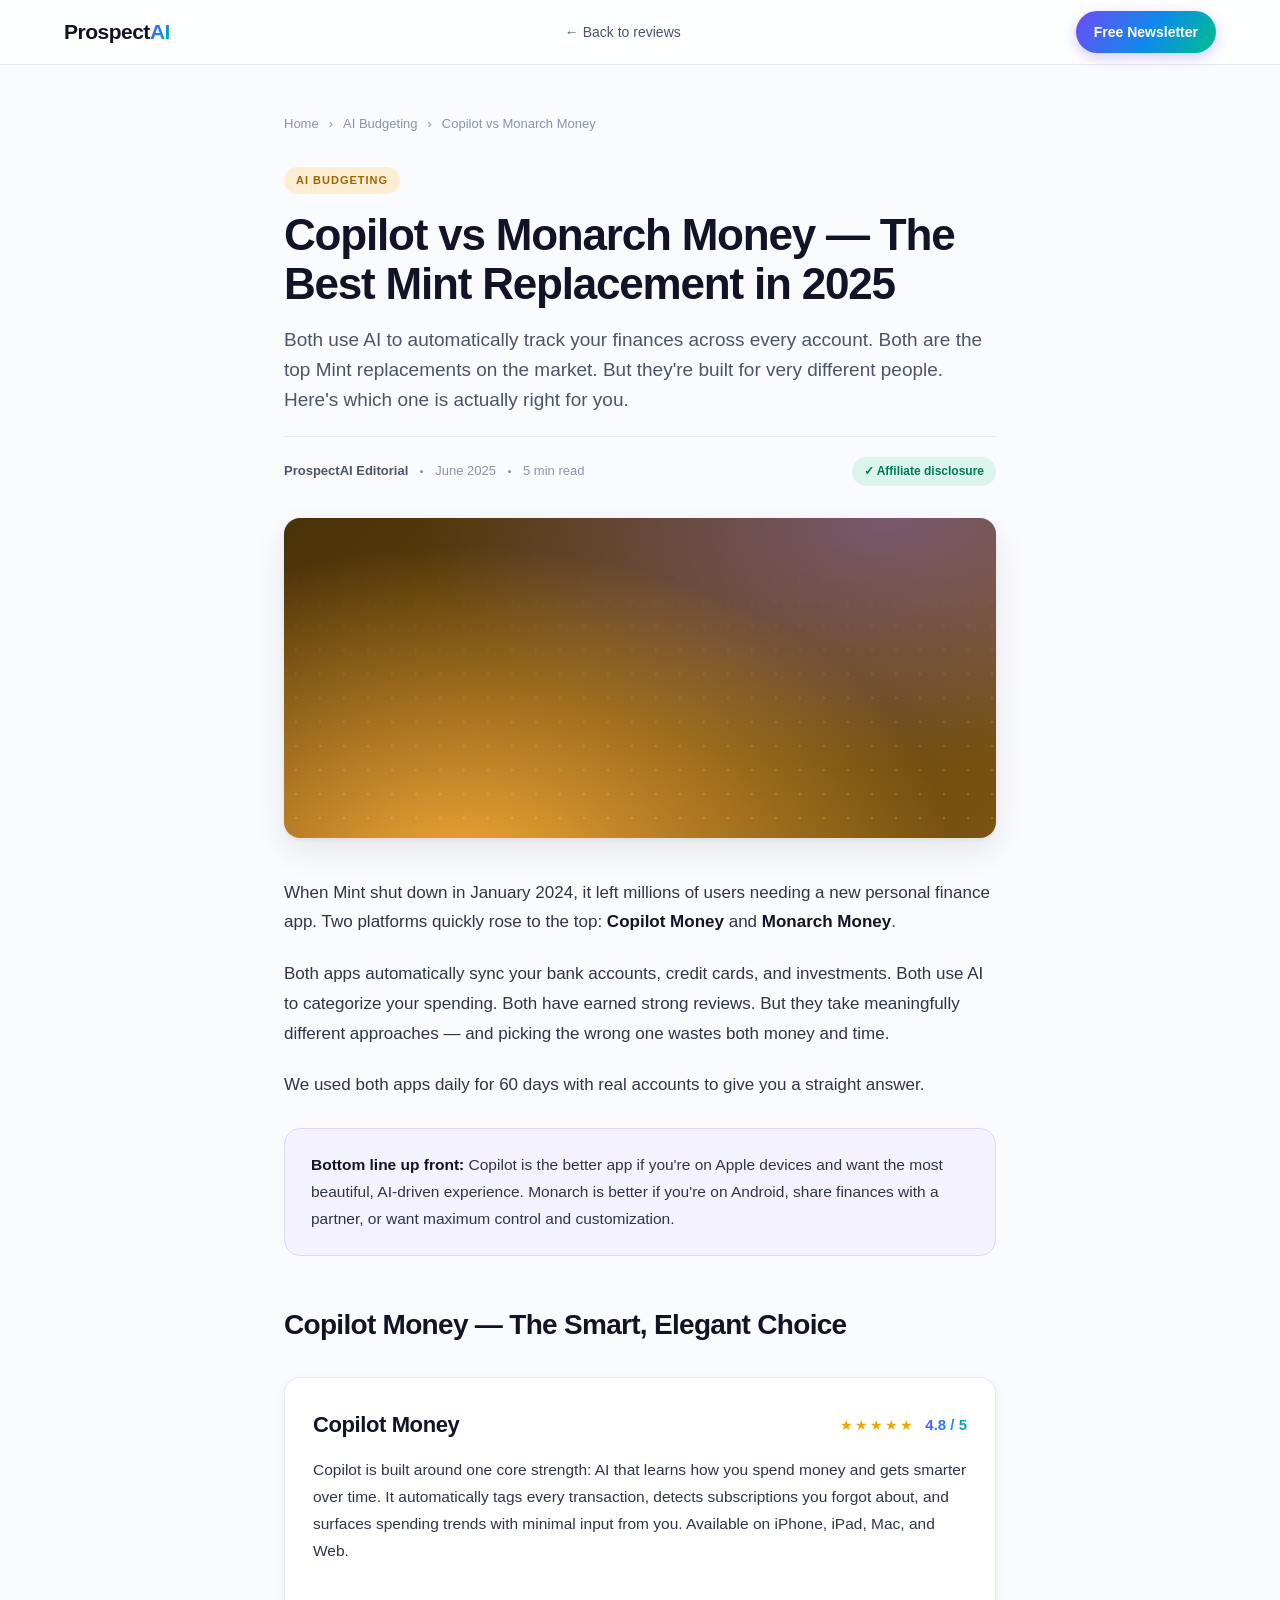
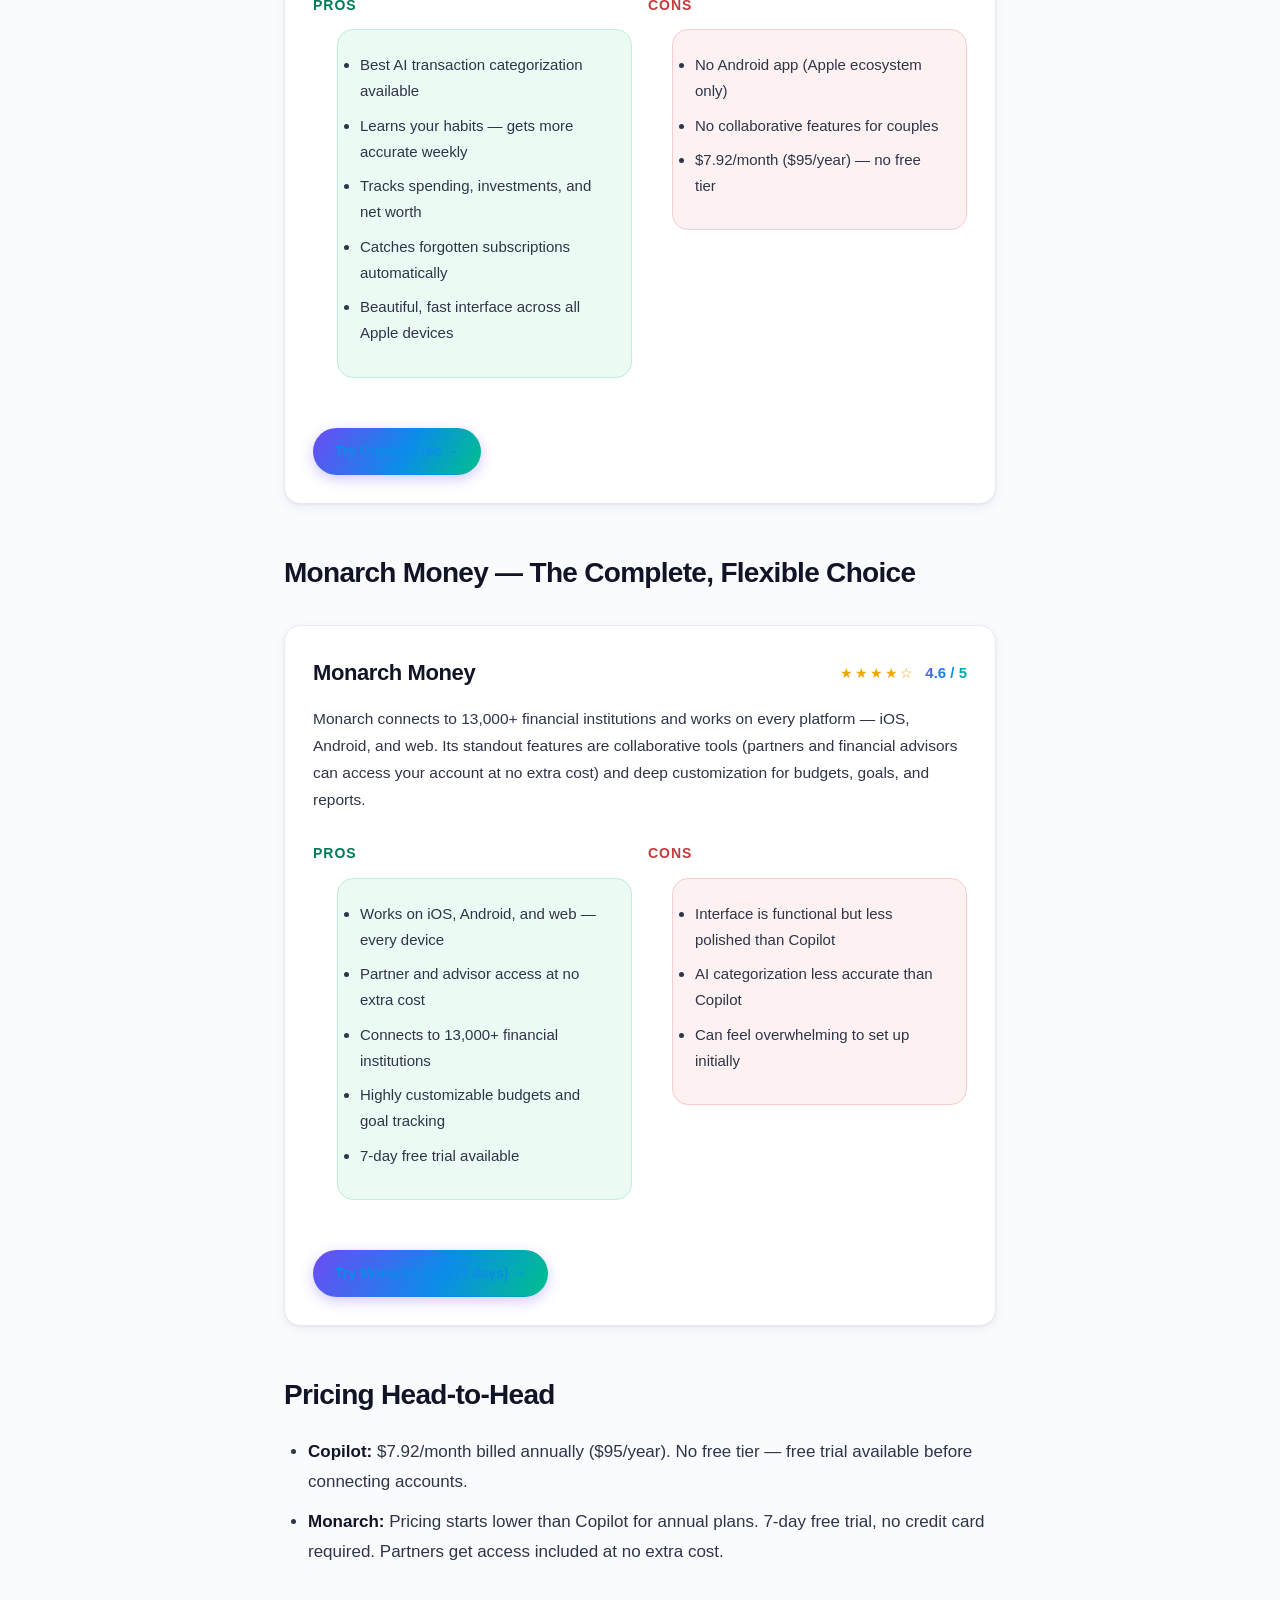
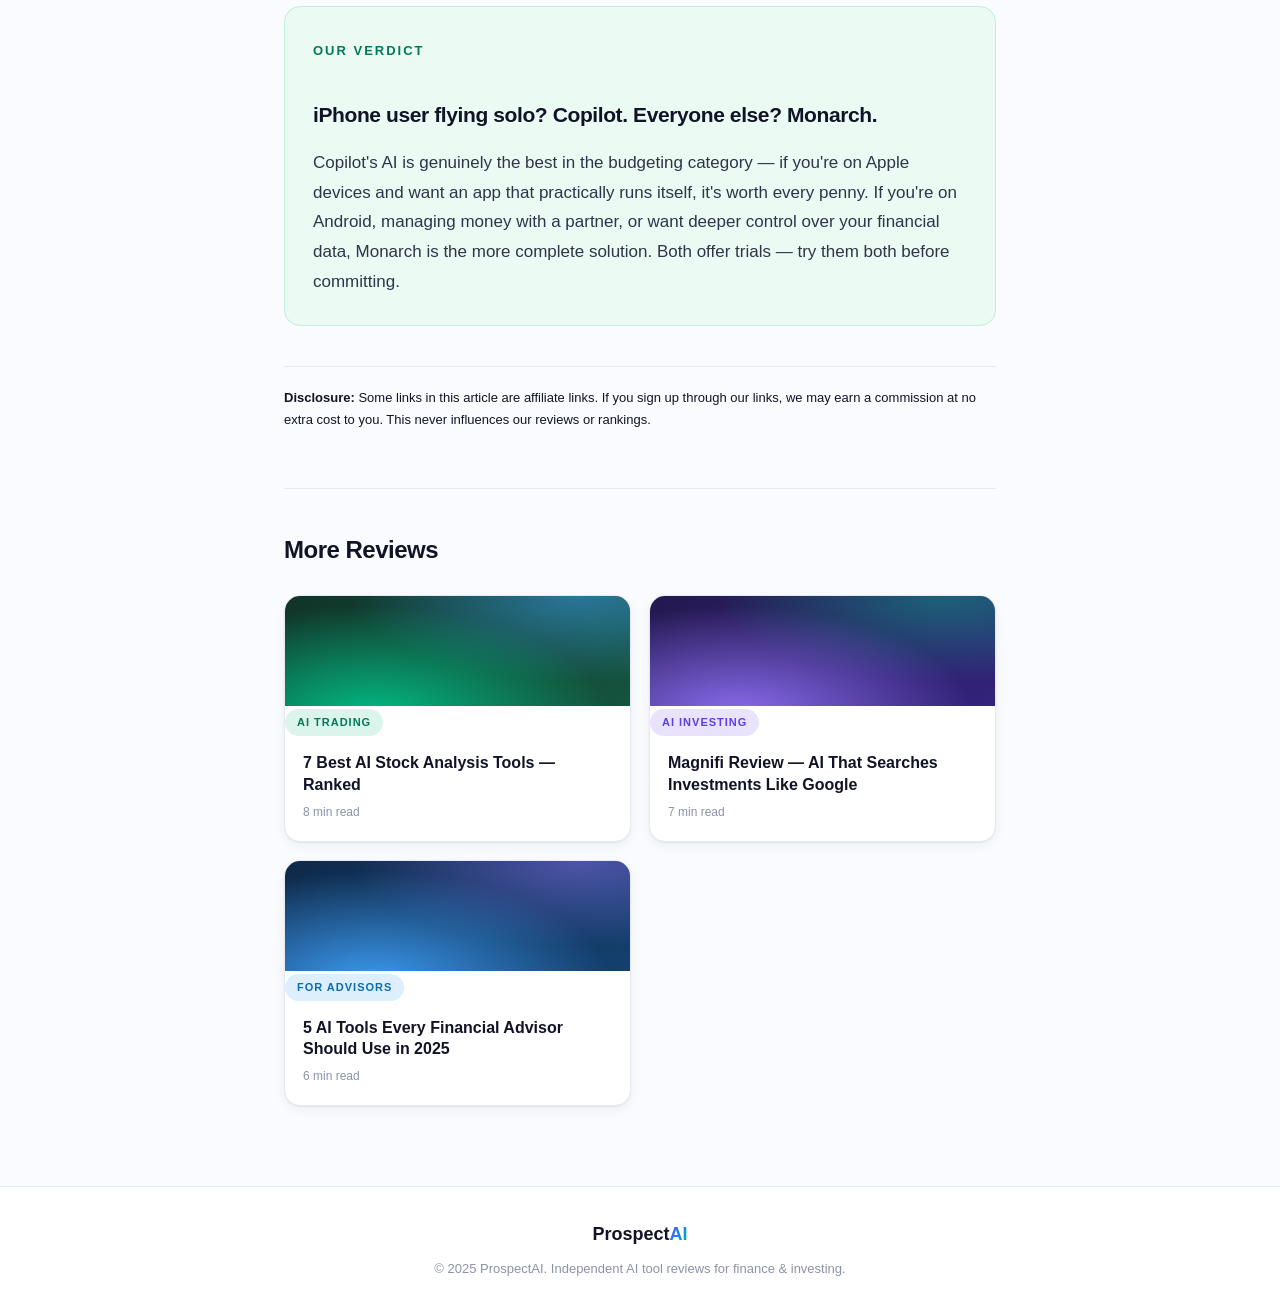
<file: articles/copilot-vs-monarch.html>
<!DOCTYPE html>
<html lang="en">
<head>
  <meta charset="UTF-8" />
  <meta name="viewport" content="width=device-width, initial-scale=1.0" />
  <title>Copilot vs Monarch Money 2025 — ProspectAI</title>
  <meta name="description" content="The two best AI budgeting apps compared. Which Mint replacement should you pay for in 2025?" />
  <link rel="icon" href="data:image/svg+xml,%3Csvg xmlns='http://www.w3.org/2000/svg' viewBox='0 0 100 100'%3E%3Cdefs%3E%3ClinearGradient id='g' x1='0' y1='0' x2='1' y2='1'%3E%3Cstop offset='0' stop-color='%236c4cf4'/%3E%3Cstop offset='1' stop-color='%2300c08b'/%3E%3C/linearGradient%3E%3C/defs%3E%3Crect width='100' height='100' rx='22' fill='url(%23g)'/%3E%3Ctext x='50' y='68' font-family='Arial,sans-serif' font-weight='bold' font-size='52' fill='white' text-anchor='middle'%3EP%3C/text%3E%3C/svg%3E" />
  <link rel="stylesheet" href="../article.css?v=4" />
</head>
<body>

  <nav class="nav">
    <div class="nav-inner">
      <a href="../index.html" class="nav-logo">Prospect<span class="logo-ai">AI</span></a>
      <a href="../index.html" class="nav-back">← Back to reviews</a>
      <a href="../index.html#newsletter" class="nav-newsletter">Free Newsletter</a>
    </div>
  </nav>

  <div class="article-wrap">

    <div class="breadcrumb">
      <a href="../index.html">Home</a>
      <span class="breadcrumb-sep">›</span>
      <a href="#">AI Budgeting</a>
      <span class="breadcrumb-sep">›</span>
      <span>Copilot vs Monarch Money</span>
    </div>

    <div class="article-header">
      <span class="tag tag-budgeting">AI Budgeting</span>
      <h1 class="article-title">Copilot vs Monarch Money — The Best Mint Replacement in 2025</h1>
      <p class="article-deck">Both use AI to automatically track your finances across every account. Both are the top Mint replacements on the market. But they're built for very different people. Here's which one is actually right for you.</p>
      <div class="article-meta-bar">
        <span><strong>ProspectAI Editorial</strong></span>
        <div class="meta-dot"></div>
        <span>June 2025</span>
        <div class="meta-dot"></div>
        <span>5 min read</span>
        <div class="disclosure-badge">✓ Affiliate disclosure</div>
      </div>
    </div>

    <div class="article-hero-img hero-budgeting"></div>

    <div class="article-body">

      <p>When Mint shut down in January 2024, it left millions of users needing a new personal finance app. Two platforms quickly rose to the top: <strong>Copilot Money</strong> and <strong>Monarch Money</strong>.</p>

      <p>Both apps automatically sync your bank accounts, credit cards, and investments. Both use AI to categorize your spending. Both have earned strong reviews. But they take meaningfully different approaches — and picking the wrong one wastes both money and time.</p>

      <p>We used both apps daily for 60 days with real accounts to give you a straight answer.</p>

      <div class="callout">
        <p><strong>Bottom line up front:</strong> Copilot is the better app if you're on Apple devices and want the most beautiful, AI-driven experience. Monarch is better if you're on Android, share finances with a partner, or want maximum control and customization.</p>
      </div>

      <h2>Copilot Money — The Smart, Elegant Choice</h2>

      <div class="tool-card">
        <div class="tool-card-header">
          <span class="tool-name">Copilot Money</span>
          <div class="tool-rating">
            <span class="tool-stars">★★★★★</span>
            <span class="tool-score">4.8 / 5</span>
          </div>
        </div>
        <p class="tool-desc">Copilot is built around one core strength: AI that learns how you spend money and gets smarter over time. It automatically tags every transaction, detects subscriptions you forgot about, and surfaces spending trends with minimal input from you. Available on iPhone, iPad, Mac, and Web.</p>
        <div class="tool-pros-cons">
          <div>
            <div class="pros-head">Pros</div>
            <ul class="pros">
              <li>Best AI transaction categorization available</li>
              <li>Learns your habits — gets more accurate weekly</li>
              <li>Tracks spending, investments, and net worth</li>
              <li>Catches forgotten subscriptions automatically</li>
              <li>Beautiful, fast interface across all Apple devices</li>
            </ul>
          </div>
          <div>
            <div class="cons-head">Cons</div>
            <ul class="cons">
              <li>No Android app (Apple ecosystem only)</li>
              <li>No collaborative features for couples</li>
              <li>$7.92/month ($95/year) — no free tier</li>
            </ul>
          </div>
        </div>
        <a href="https://copilot.money" target="_blank" class="tool-cta">Try Copilot Free →</a>
      </div>

      <h2>Monarch Money — The Complete, Flexible Choice</h2>

      <div class="tool-card">
        <div class="tool-card-header">
          <span class="tool-name">Monarch Money</span>
          <div class="tool-rating">
            <span class="tool-stars">★★★★☆</span>
            <span class="tool-score">4.6 / 5</span>
          </div>
        </div>
        <p class="tool-desc">Monarch connects to 13,000+ financial institutions and works on every platform — iOS, Android, and web. Its standout features are collaborative tools (partners and financial advisors can access your account at no extra cost) and deep customization for budgets, goals, and reports.</p>
        <div class="tool-pros-cons">
          <div>
            <div class="pros-head">Pros</div>
            <ul class="pros">
              <li>Works on iOS, Android, and web — every device</li>
              <li>Partner and advisor access at no extra cost</li>
              <li>Connects to 13,000+ financial institutions</li>
              <li>Highly customizable budgets and goal tracking</li>
              <li>7-day free trial available</li>
            </ul>
          </div>
          <div>
            <div class="cons-head">Cons</div>
            <ul class="cons">
              <li>Interface is functional but less polished than Copilot</li>
              <li>AI categorization less accurate than Copilot</li>
              <li>Can feel overwhelming to set up initially</li>
            </ul>
          </div>
        </div>
        <a href="https://monarch.com" target="_blank" class="tool-cta">Try Monarch Free (7 days) →</a>
      </div>

      <h2>Pricing Head-to-Head</h2>

      <ul>
        <li><strong>Copilot:</strong> $7.92/month billed annually ($95/year). No free tier — free trial available before connecting accounts.</li>
        <li><strong>Monarch:</strong> Pricing starts lower than Copilot for annual plans. 7-day free trial, no credit card required. Partners get access included at no extra cost.</li>
      </ul>

      <div class="verdict">
        <span class="verdict-label">Our Verdict</span>
        <h3>iPhone user flying solo? Copilot. Everyone else? Monarch.</h3>
        <p>Copilot's AI is genuinely the best in the budgeting category — if you're on Apple devices and want an app that practically runs itself, it's worth every penny. If you're on Android, managing money with a partner, or want deeper control over your financial data, Monarch is the more complete solution. Both offer trials — try them both before committing.</p>
      </div>

      <p style="font-size:13px;color:var(--muted);margin-top:32px;padding-top:20px;border-top:1px solid var(--border);">
        <strong>Disclosure:</strong> Some links in this article are affiliate links. If you sign up through our links, we may earn a commission at no extra cost to you. This never influences our reviews or rankings.
      </p>

    </div>

    <div class="related-section">
      <div class="related-title">More Reviews</div>
      <div class="related-grid">
        <a href="best-ai-stock-analysis-tools.html" class="related-card">
          <div class="related-thumb hero-trading"></div>
          <span class="tag tag-trading" style="width:fit-content">AI Trading</span>
          <div class="related-headline">7 Best AI Stock Analysis Tools — Ranked</div>
          <div class="related-meta">8 min read</div>
        </a>
        <a href="magnifi-review.html" class="related-card">
          <div class="related-thumb hero-investing"></div>
          <span class="tag tag-investing" style="width:fit-content">AI Investing</span>
          <div class="related-headline">Magnifi Review — AI That Searches Investments Like Google</div>
          <div class="related-meta">7 min read</div>
        </a>
        <a href="ai-tools-for-financial-advisors.html" class="related-card">
          <div class="related-thumb hero-advisors"></div>
          <span class="tag tag-advisors" style="width:fit-content">For Advisors</span>
          <div class="related-headline">5 AI Tools Every Financial Advisor Should Use in 2025</div>
          <div class="related-meta">6 min read</div>
        </a>
      </div>
    </div>

  </div>

  <footer>
    <div class="container">
      <p class="footer-logo-sm">Prospect<span class="logo-ai">AI</span></p>
      <p class="footer-copy">© 2025 ProspectAI. Independent AI tool reviews for finance & investing.</p>
    </div>
  </footer>

</body>
</html>
</file>
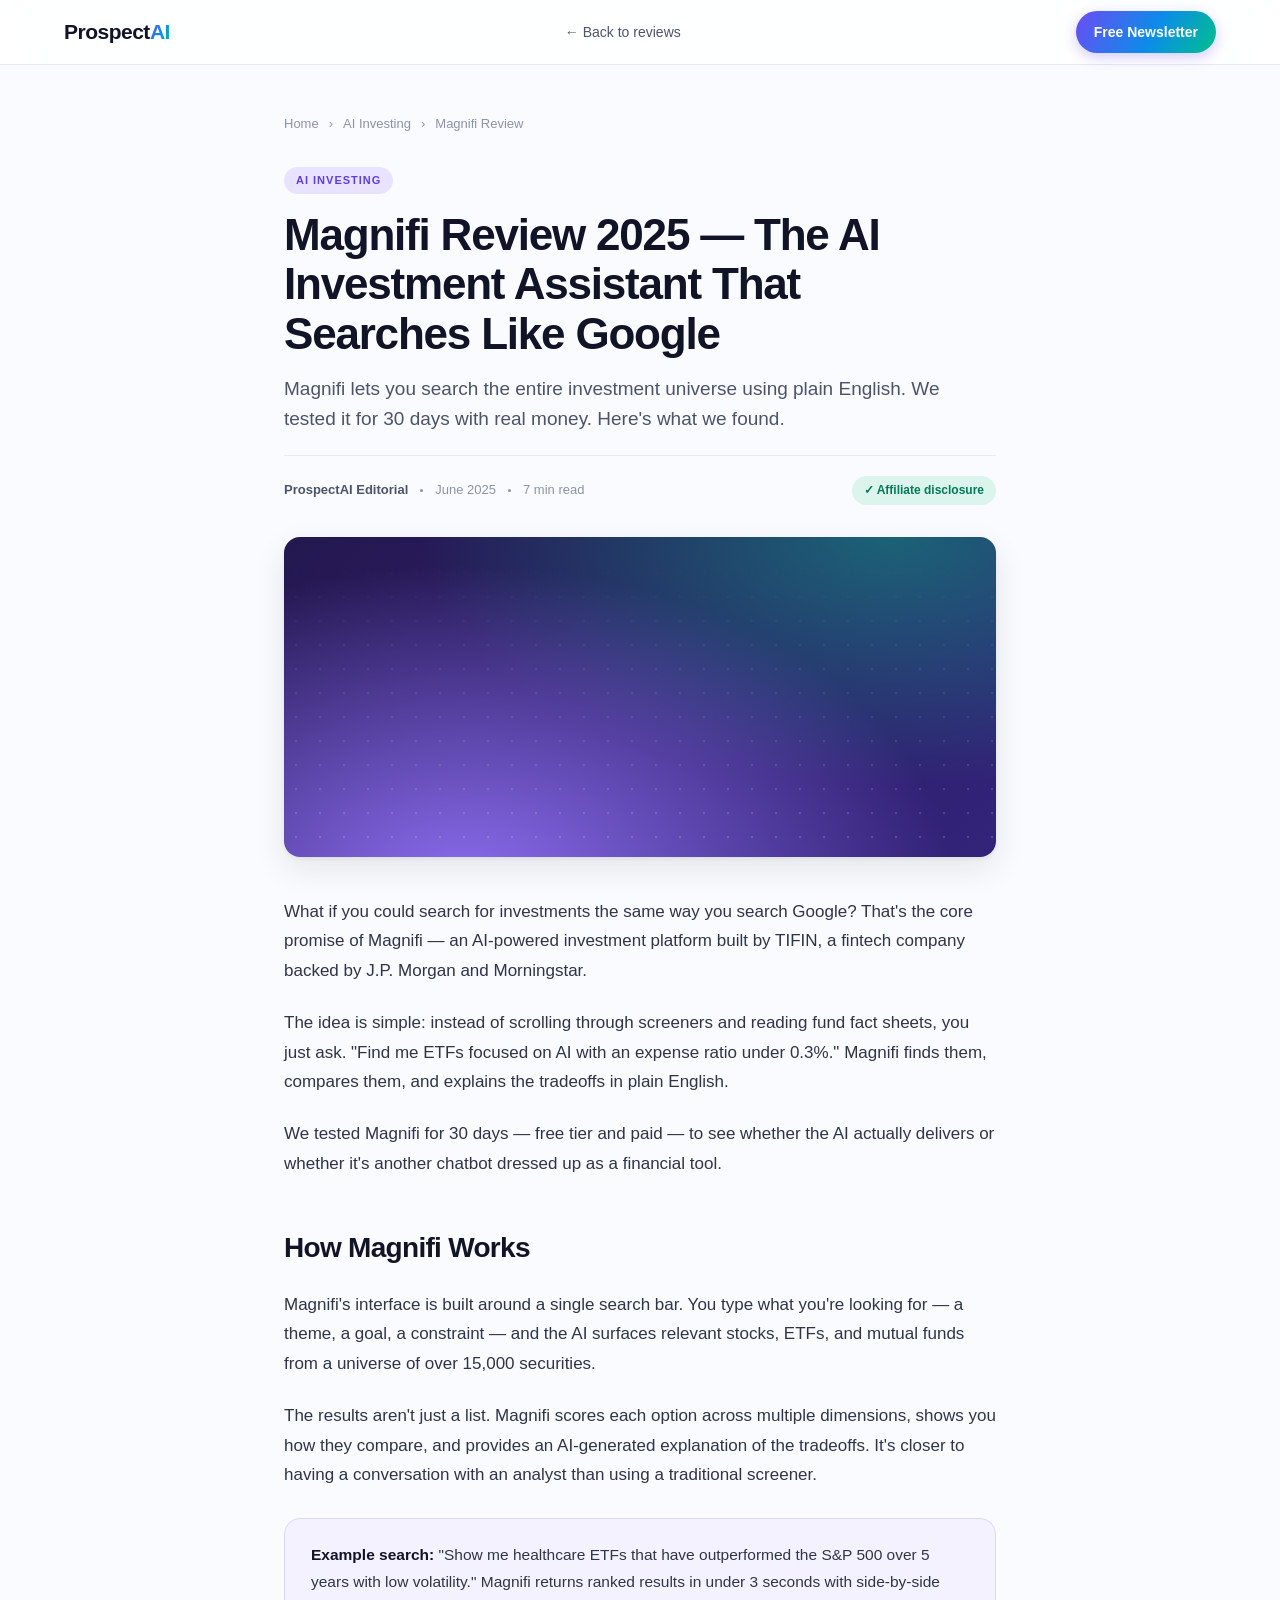
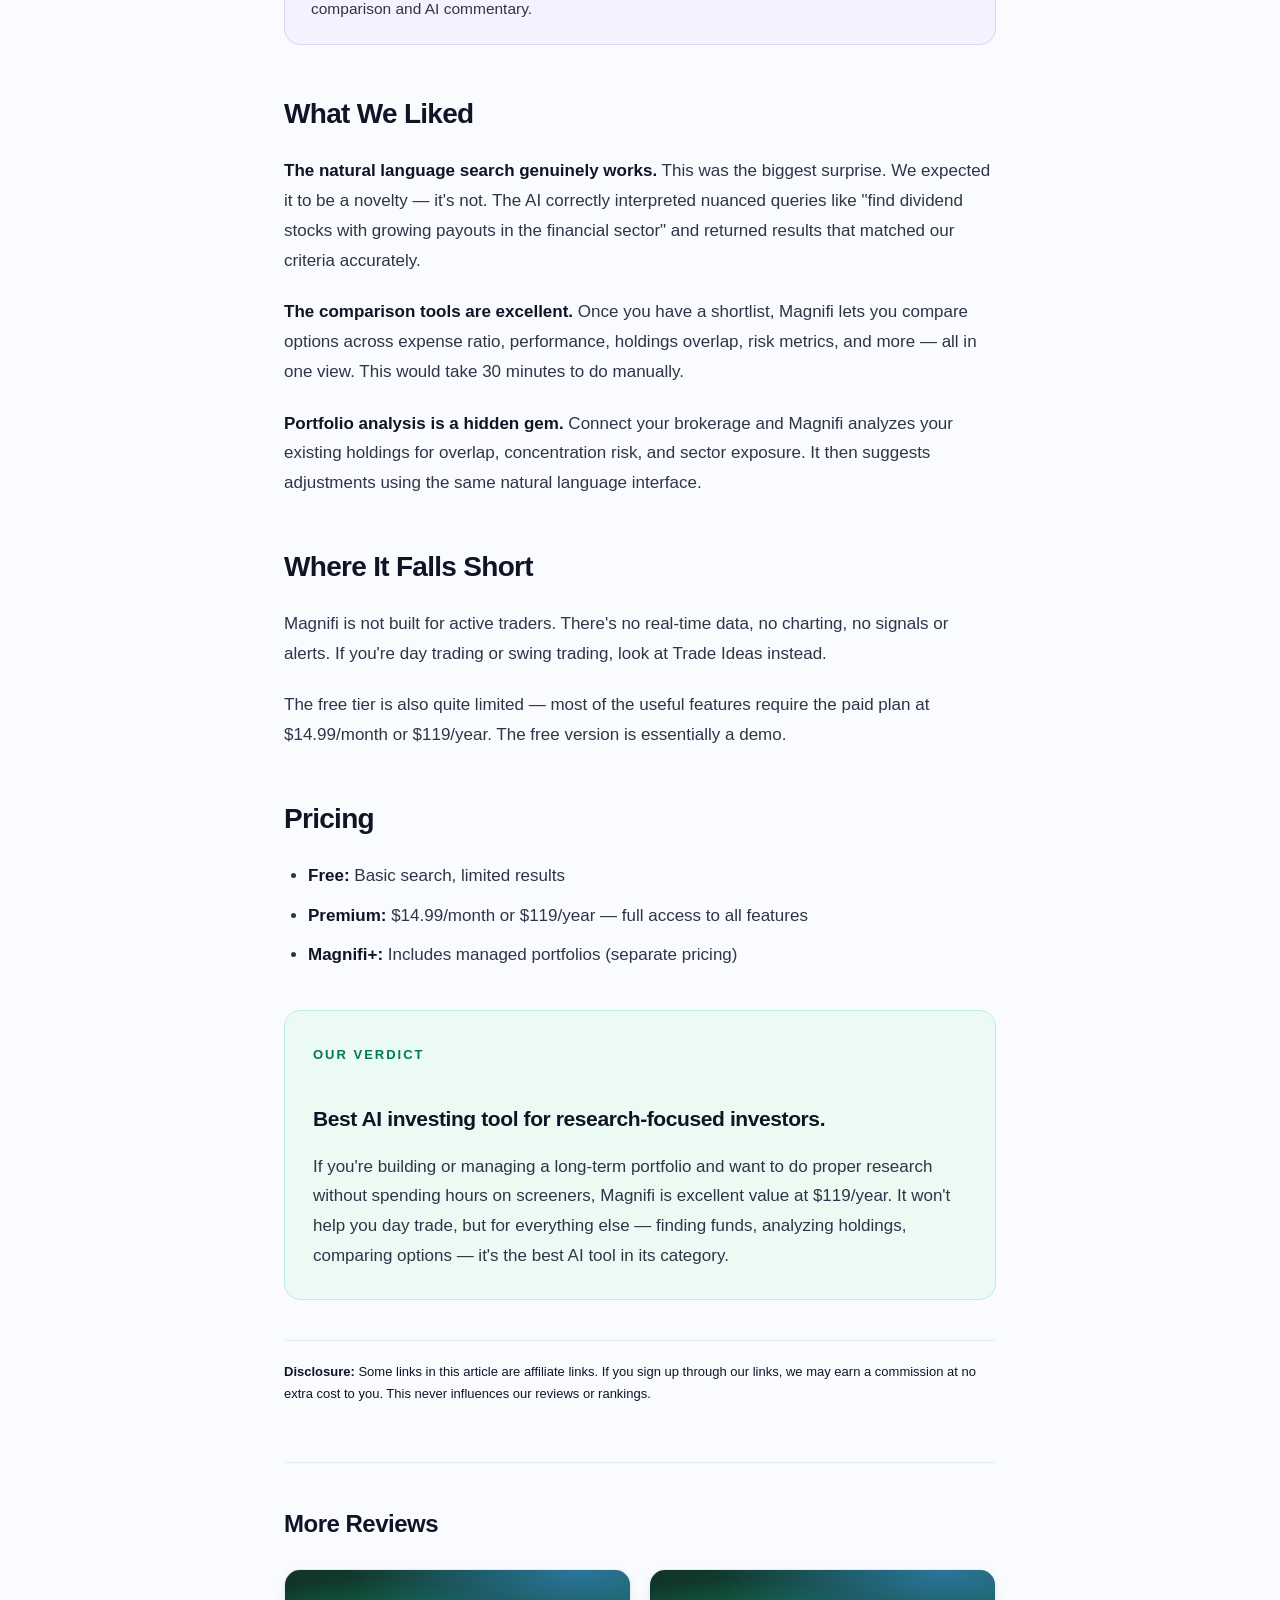
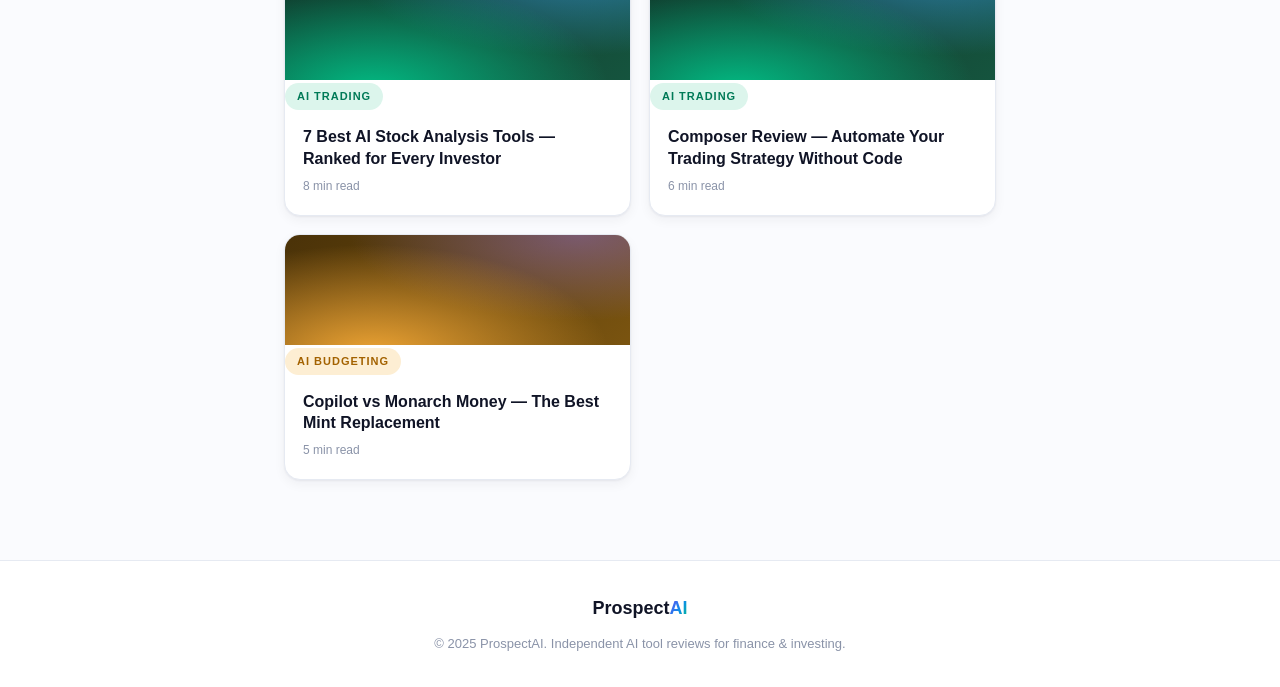
<file: articles/magnifi-review.html>
<!DOCTYPE html>
<html lang="en">
<head>
  <meta charset="UTF-8" />
  <meta name="viewport" content="width=device-width, initial-scale=1.0" />
  <title>Magnifi Review 2025 — ProspectAI</title>
  <meta name="description" content="Magnifi lets you search for investments using plain English. We tested it for 30 days. Here's our honest verdict." />
  <link rel="icon" href="data:image/svg+xml,%3Csvg xmlns='http://www.w3.org/2000/svg' viewBox='0 0 100 100'%3E%3Cdefs%3E%3ClinearGradient id='g' x1='0' y1='0' x2='1' y2='1'%3E%3Cstop offset='0' stop-color='%236c4cf4'/%3E%3Cstop offset='1' stop-color='%2300c08b'/%3E%3C/linearGradient%3E%3C/defs%3E%3Crect width='100' height='100' rx='22' fill='url(%23g)'/%3E%3Ctext x='50' y='68' font-family='Arial,sans-serif' font-weight='bold' font-size='52' fill='white' text-anchor='middle'%3EP%3C/text%3E%3C/svg%3E" />
  <link rel="stylesheet" href="../article.css?v=4" />
</head>
<body>

  <nav class="nav">
    <div class="nav-inner">
      <a href="../index.html" class="nav-logo">Prospect<span class="logo-ai">AI</span></a>
      <a href="../index.html" class="nav-back">← Back to reviews</a>
      <a href="../index.html#newsletter" class="nav-newsletter">Free Newsletter</a>
    </div>
  </nav>

  <div class="article-wrap">

    <div class="breadcrumb">
      <a href="../index.html">Home</a>
      <span class="breadcrumb-sep">›</span>
      <a href="#">AI Investing</a>
      <span class="breadcrumb-sep">›</span>
      <span>Magnifi Review</span>
    </div>

    <div class="article-header">
      <span class="tag tag-investing">AI Investing</span>
      <h1 class="article-title">Magnifi Review 2025 — The AI Investment Assistant That Searches Like Google</h1>
      <p class="article-deck">Magnifi lets you search the entire investment universe using plain English. We tested it for 30 days with real money. Here's what we found.</p>
      <div class="article-meta-bar">
        <span><strong>ProspectAI Editorial</strong></span>
        <div class="meta-dot"></div>
        <span>June 2025</span>
        <div class="meta-dot"></div>
        <span>7 min read</span>
        <div class="disclosure-badge">✓ Affiliate disclosure</div>
      </div>
    </div>

    <div class="article-hero-img hero-investing"></div>

    <div class="article-body">

      <p>What if you could search for investments the same way you search Google? That's the core promise of Magnifi — an AI-powered investment platform built by TIFIN, a fintech company backed by J.P. Morgan and Morningstar.</p>

      <p>The idea is simple: instead of scrolling through screeners and reading fund fact sheets, you just ask. "Find me ETFs focused on AI with an expense ratio under 0.3%." Magnifi finds them, compares them, and explains the tradeoffs in plain English.</p>

      <p>We tested Magnifi for 30 days — free tier and paid — to see whether the AI actually delivers or whether it's another chatbot dressed up as a financial tool.</p>

      <h2>How Magnifi Works</h2>

      <p>Magnifi's interface is built around a single search bar. You type what you're looking for — a theme, a goal, a constraint — and the AI surfaces relevant stocks, ETFs, and mutual funds from a universe of over 15,000 securities.</p>

      <p>The results aren't just a list. Magnifi scores each option across multiple dimensions, shows you how they compare, and provides an AI-generated explanation of the tradeoffs. It's closer to having a conversation with an analyst than using a traditional screener.</p>

      <div class="callout">
        <p><strong>Example search:</strong> "Show me healthcare ETFs that have outperformed the S&P 500 over 5 years with low volatility." Magnifi returns ranked results in under 3 seconds with side-by-side comparison and AI commentary.</p>
      </div>

      <h2>What We Liked</h2>

      <p><strong>The natural language search genuinely works.</strong> This was the biggest surprise. We expected it to be a novelty — it's not. The AI correctly interpreted nuanced queries like "find dividend stocks with growing payouts in the financial sector" and returned results that matched our criteria accurately.</p>

      <p><strong>The comparison tools are excellent.</strong> Once you have a shortlist, Magnifi lets you compare options across expense ratio, performance, holdings overlap, risk metrics, and more — all in one view. This would take 30 minutes to do manually.</p>

      <p><strong>Portfolio analysis is a hidden gem.</strong> Connect your brokerage and Magnifi analyzes your existing holdings for overlap, concentration risk, and sector exposure. It then suggests adjustments using the same natural language interface.</p>

      <h2>Where It Falls Short</h2>

      <p>Magnifi is not built for active traders. There's no real-time data, no charting, no signals or alerts. If you're day trading or swing trading, look at Trade Ideas instead.</p>

      <p>The free tier is also quite limited — most of the useful features require the paid plan at $14.99/month or $119/year. The free version is essentially a demo.</p>

      <h2>Pricing</h2>

      <ul>
        <li><strong>Free:</strong> Basic search, limited results</li>
        <li><strong>Premium:</strong> $14.99/month or $119/year — full access to all features</li>
        <li><strong>Magnifi+:</strong> Includes managed portfolios (separate pricing)</li>
      </ul>

      <div class="verdict">
        <span class="verdict-label">Our Verdict</span>
        <h3>Best AI investing tool for research-focused investors.</h3>
        <p>If you're building or managing a long-term portfolio and want to do proper research without spending hours on screeners, Magnifi is excellent value at $119/year. It won't help you day trade, but for everything else — finding funds, analyzing holdings, comparing options — it's the best AI tool in its category.</p>
      </div>

      <p style="font-size:13px;color:var(--muted);margin-top:32px;padding-top:20px;border-top:1px solid var(--border);">
        <strong>Disclosure:</strong> Some links in this article are affiliate links. If you sign up through our links, we may earn a commission at no extra cost to you. This never influences our reviews or rankings.
      </p>

    </div>

    <div class="related-section">
      <div class="related-title">More Reviews</div>
      <div class="related-grid">
        <a href="best-ai-stock-analysis-tools.html" class="related-card">
          <div class="related-thumb hero-trading"></div>
          <span class="tag tag-trading" style="width:fit-content">AI Trading</span>
          <div class="related-headline">7 Best AI Stock Analysis Tools — Ranked for Every Investor</div>
          <div class="related-meta">8 min read</div>
        </a>
        <a href="composer-review.html" class="related-card">
          <div class="related-thumb hero-trading"></div>
          <span class="tag tag-trading" style="width:fit-content">AI Trading</span>
          <div class="related-headline">Composer Review — Automate Your Trading Strategy Without Code</div>
          <div class="related-meta">6 min read</div>
        </a>
        <a href="copilot-vs-monarch.html" class="related-card">
          <div class="related-thumb hero-budgeting"></div>
          <span class="tag tag-budgeting" style="width:fit-content">AI Budgeting</span>
          <div class="related-headline">Copilot vs Monarch Money — The Best Mint Replacement</div>
          <div class="related-meta">5 min read</div>
        </a>
      </div>
    </div>

  </div>

  <footer>
    <div class="container">
      <p class="footer-logo-sm">Prospect<span class="logo-ai">AI</span></p>
      <p class="footer-copy">© 2025 ProspectAI. Independent AI tool reviews for finance & investing.</p>
    </div>
  </footer>

</body>
</html>
</file>
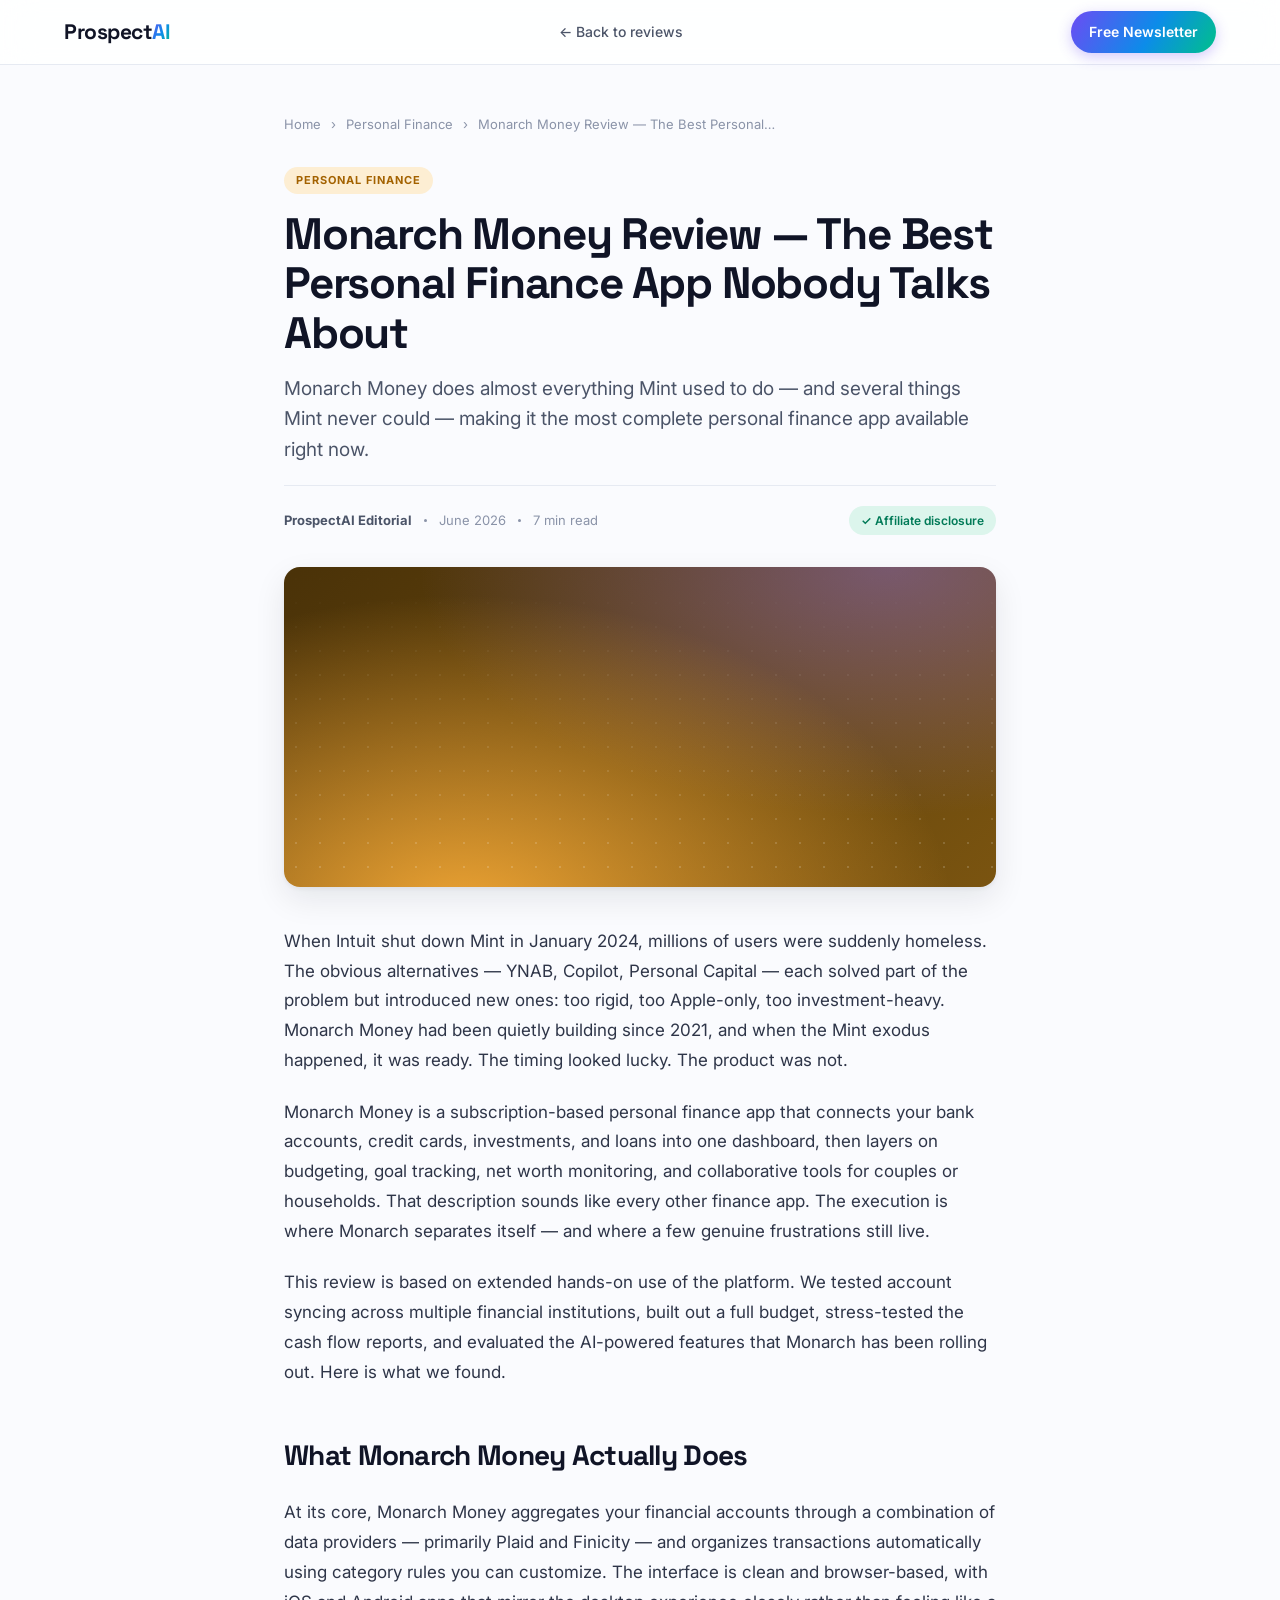
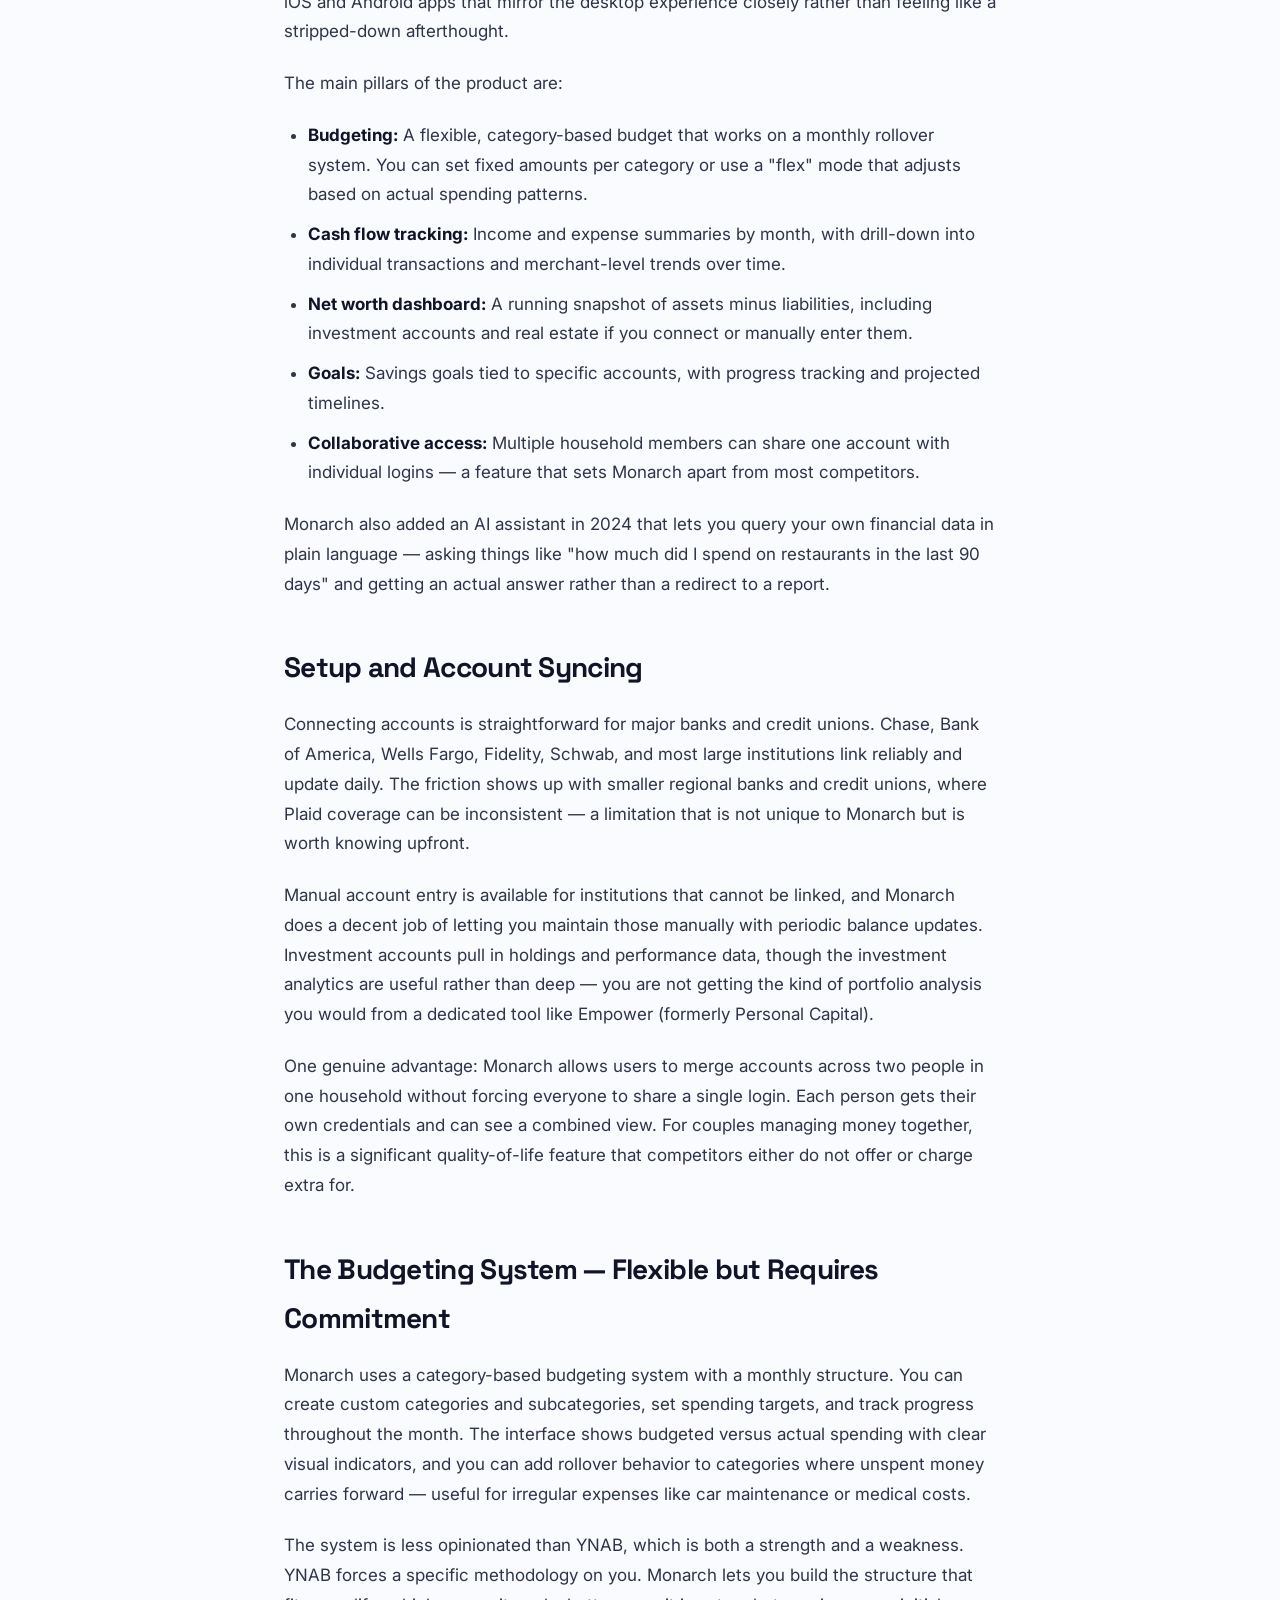
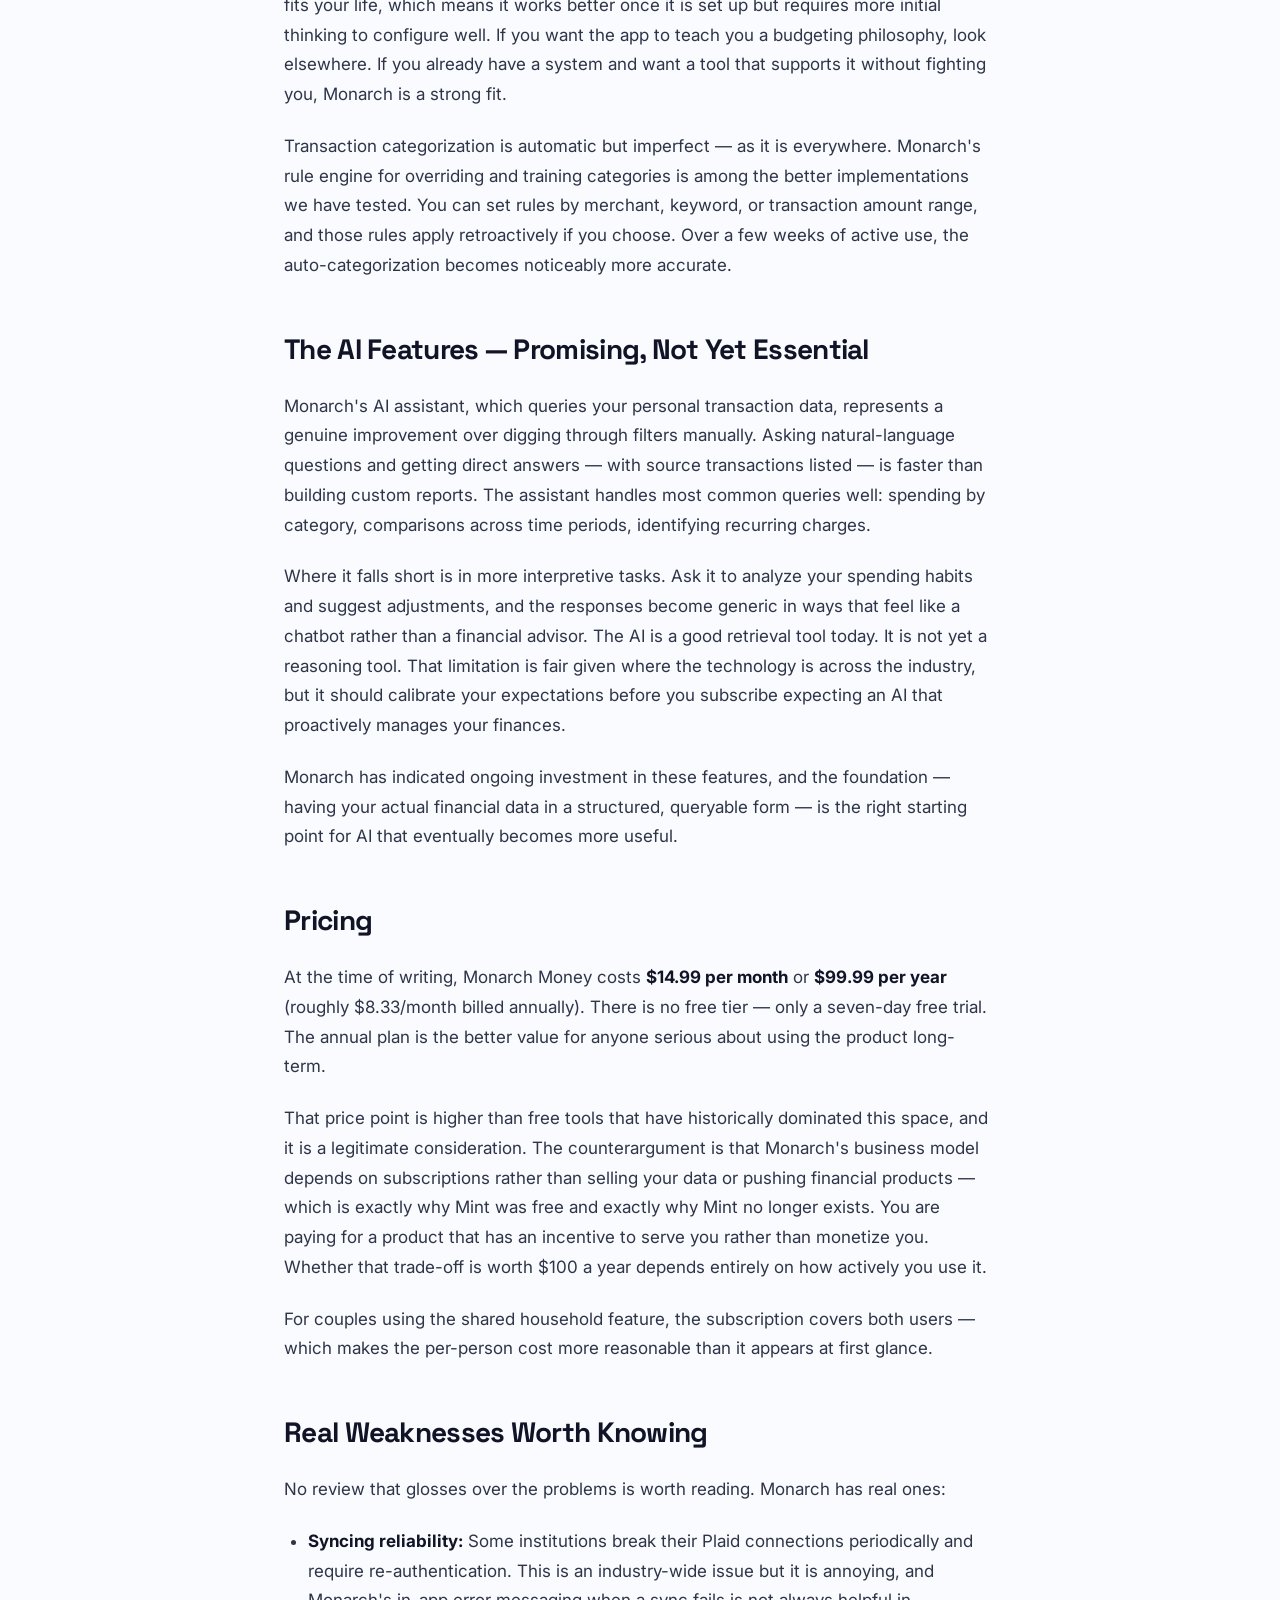
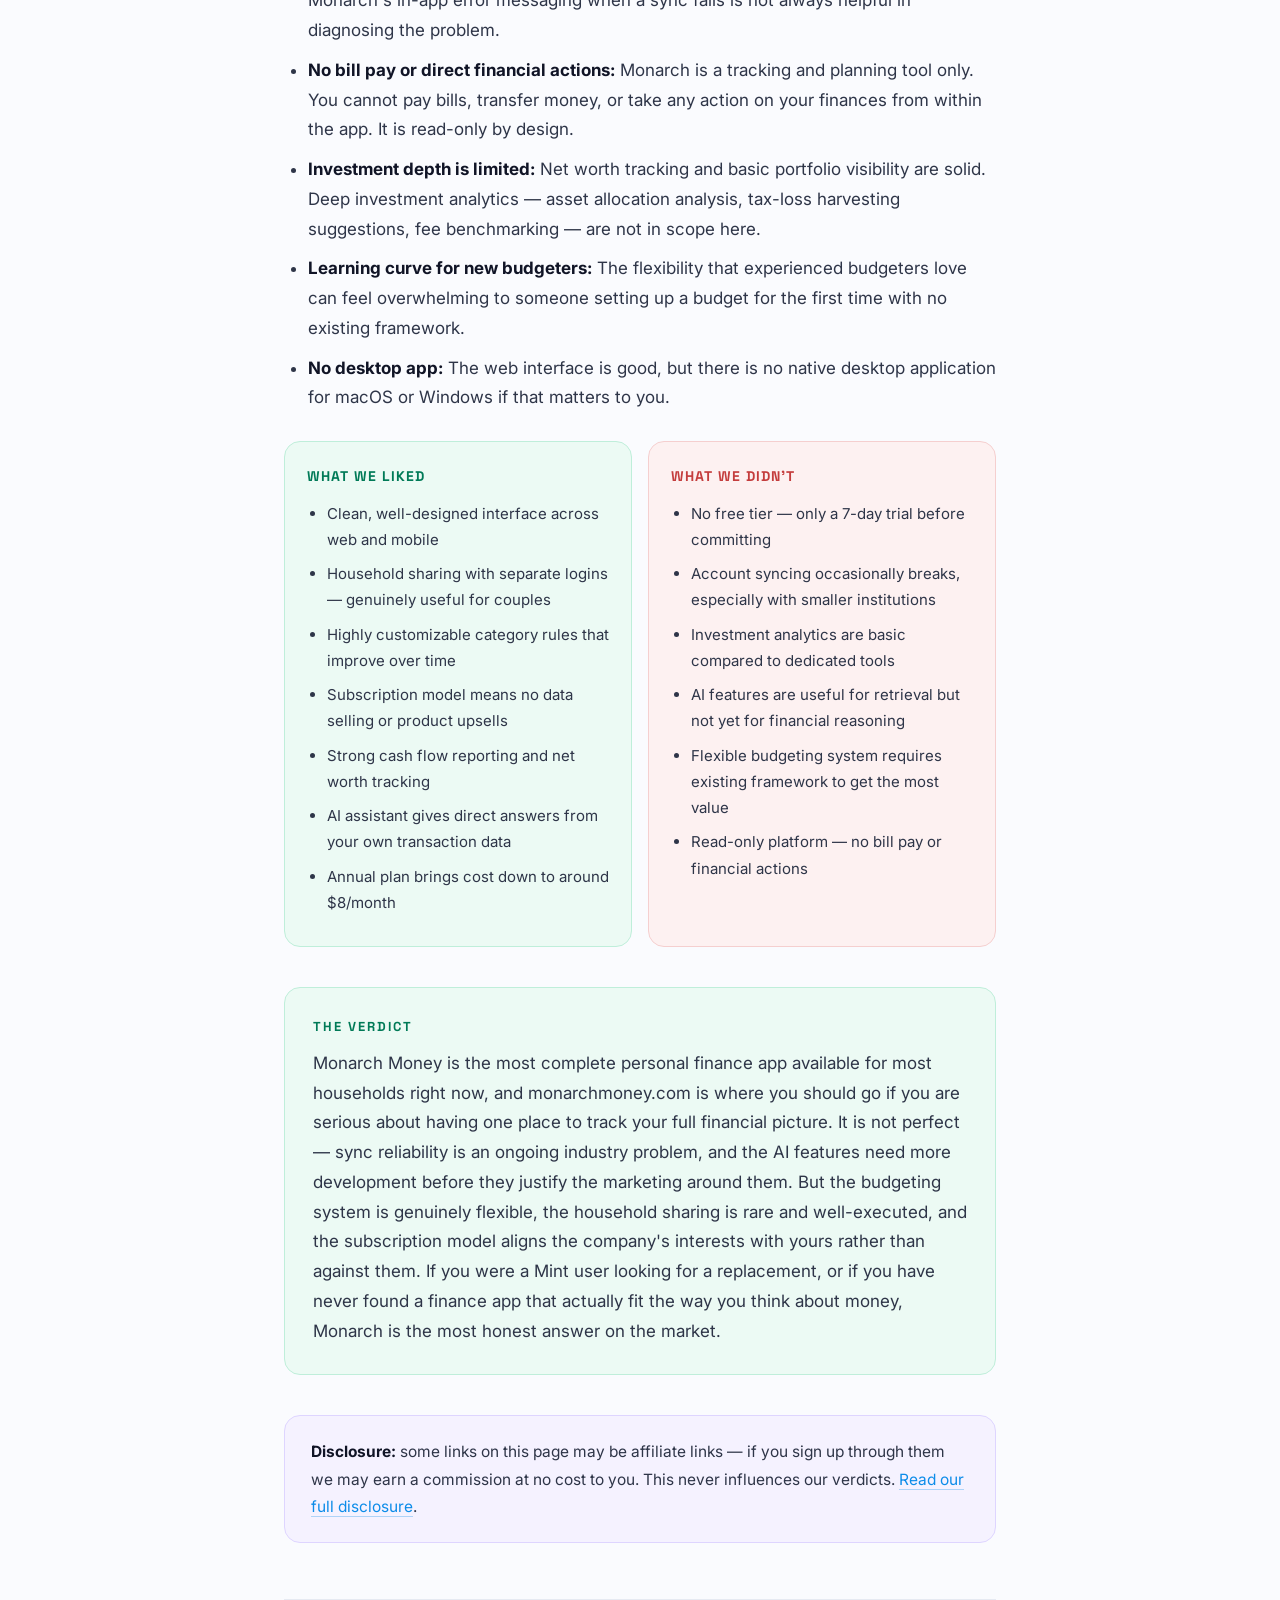
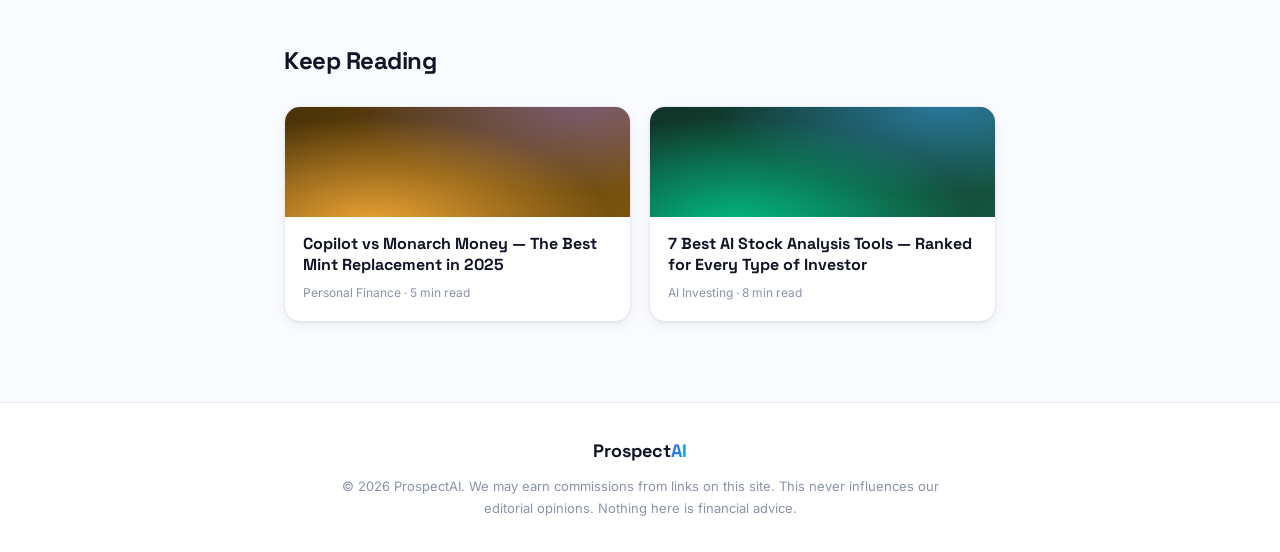
<file: articles/monarch-money-review-best-personal-finance-app.html>
<!DOCTYPE html>
<html lang="en">
<head>
  <meta charset="UTF-8" />
  <meta name="viewport" content="width=device-width, initial-scale=1.0" />
  <title>Monarch Money Review — The Best Personal Finance App Nobody Talks About — ProspectAI</title>
  <meta name="description" content="Monarch Money does almost everything Mint used to do — and several things Mint never could — making it the most complete personal finance app available right now." />
  <meta property="og:title" content="Monarch Money Review — The Best Personal Finance App Nobody Talks About" />
  <meta property="og:description" content="Monarch Money does almost everything Mint used to do — and several things Mint never could — making it the most complete personal finance app available right now." />
  <meta property="og:type" content="article" />
  <meta property="og:url" content="https://gaviningit.github.io/prospectai/articles/monarch-money-review-best-personal-finance-app.html" />
  <link rel="canonical" href="https://gaviningit.github.io/prospectai/articles/monarch-money-review-best-personal-finance-app.html" />
  <link href="https://fonts.googleapis.com/css2?family=Inter:wght@400;500;600;700&family=Space+Grotesk:wght@500;600;700&display=swap" rel="stylesheet" />
  <link rel="icon" href="data:image/svg+xml,%3Csvg xmlns='http://www.w3.org/2000/svg' viewBox='0 0 100 100'%3E%3Cdefs%3E%3ClinearGradient id='g' x1='0' y1='0' x2='1' y2='1'%3E%3Cstop offset='0' stop-color='%236c4cf4'/%3E%3Cstop offset='1' stop-color='%2300c08b'/%3E%3C/linearGradient%3E%3C/defs%3E%3Crect width='100' height='100' rx='22' fill='url(%23g)'/%3E%3Ctext x='50' y='68' font-family='Arial,sans-serif' font-weight='bold' font-size='52' fill='white' text-anchor='middle'%3EP%3C/text%3E%3C/svg%3E" />
  <link rel="stylesheet" href="../article.css?v=4" />
  <script type="application/ld+json">
  {
    "@context": "https://schema.org",
    "@type": "Article",
    "headline": "Monarch Money Review — The Best Personal Finance App Nobody Talks About",
    "description": "Monarch Money does almost everything Mint used to do — and several things Mint never could — making it the most complete personal finance app available right now.",
    "datePublished": "2026-06-12",
    "author": { "@type": "Organization", "name": "ProspectAI Editorial" },
    "publisher": { "@type": "Organization", "name": "ProspectAI" }
  }
  </script>
</head>
<body>

  <nav class="nav">
    <div class="nav-inner">
      <a href="../index.html" class="nav-logo">Prospect<span class="logo-ai">AI</span></a>
      <a href="../reviews.html" class="nav-back">← Back to reviews</a>
      <a href="../index.html#newsletter" class="nav-newsletter">Free Newsletter</a>
    </div>
  </nav>

  <div class="article-wrap">

    <div class="breadcrumb">
      <a href="../index.html">Home</a>
      <span class="breadcrumb-sep">›</span>
      <a href="../reviews.html?cat=budgeting">Personal Finance</a>
      <span class="breadcrumb-sep">›</span>
      <span>Monarch Money Review — The Best Personal…</span>
    </div>

    <div class="article-header">
      <span class="tag tag-budgeting">Personal Finance</span>
      <h1 class="article-title">Monarch Money Review — The Best Personal Finance App Nobody Talks About</h1>
      <p class="article-deck">Monarch Money does almost everything Mint used to do — and several things Mint never could — making it the most complete personal finance app available right now.</p>
      <div class="article-meta-bar">
        <span><strong>ProspectAI Editorial</strong></span>
        <div class="meta-dot"></div>
        <span>June 2026</span>
        <div class="meta-dot"></div>
        <span>7 min read</span>
        <div class="disclosure-badge">✓ Affiliate disclosure</div>
      </div>
    </div>

    <div class="article-hero-img hero-budgeting"></div>

    <div class="article-body">

      <p>When Intuit shut down Mint in January 2024, millions of users were suddenly homeless. The obvious alternatives — YNAB, Copilot, Personal Capital — each solved part of the problem but introduced new ones: too rigid, too Apple-only, too investment-heavy. Monarch Money had been quietly building since 2021, and when the Mint exodus happened, it was ready. The timing looked lucky. The product was not.</p><p>Monarch Money is a subscription-based personal finance app that connects your bank accounts, credit cards, investments, and loans into one dashboard, then layers on budgeting, goal tracking, net worth monitoring, and collaborative tools for couples or households. That description sounds like every other finance app. The execution is where Monarch separates itself — and where a few genuine frustrations still live.</p><p>This review is based on extended hands-on use of the platform. We tested account syncing across multiple financial institutions, built out a full budget, stress-tested the cash flow reports, and evaluated the AI-powered features that Monarch has been rolling out. Here is what we found.</p>

      <h2>What Monarch Money Actually Does</h2>
      <p>At its core, Monarch Money aggregates your financial accounts through a combination of data providers — primarily Plaid and Finicity — and organizes transactions automatically using category rules you can customize. The interface is clean and browser-based, with iOS and Android apps that mirror the desktop experience closely rather than feeling like a stripped-down afterthought.</p><p>The main pillars of the product are:</p><ul><li><strong>Budgeting:</strong> A flexible, category-based budget that works on a monthly rollover system. You can set fixed amounts per category or use a "flex" mode that adjusts based on actual spending patterns.</li><li><strong>Cash flow tracking:</strong> Income and expense summaries by month, with drill-down into individual transactions and merchant-level trends over time.</li><li><strong>Net worth dashboard:</strong> A running snapshot of assets minus liabilities, including investment accounts and real estate if you connect or manually enter them.</li><li><strong>Goals:</strong> Savings goals tied to specific accounts, with progress tracking and projected timelines.</li><li><strong>Collaborative access:</strong> Multiple household members can share one account with individual logins — a feature that sets Monarch apart from most competitors.</li></ul><p>Monarch also added an AI assistant in 2024 that lets you query your own financial data in plain language — asking things like "how much did I spend on restaurants in the last 90 days" and getting an actual answer rather than a redirect to a report.</p>

      <h2>Setup and Account Syncing</h2>
      <p>Connecting accounts is straightforward for major banks and credit unions. Chase, Bank of America, Wells Fargo, Fidelity, Schwab, and most large institutions link reliably and update daily. The friction shows up with smaller regional banks and credit unions, where Plaid coverage can be inconsistent — a limitation that is not unique to Monarch but is worth knowing upfront.</p><p>Manual account entry is available for institutions that cannot be linked, and Monarch does a decent job of letting you maintain those manually with periodic balance updates. Investment accounts pull in holdings and performance data, though the investment analytics are useful rather than deep — you are not getting the kind of portfolio analysis you would from a dedicated tool like Empower (formerly Personal Capital).</p><p>One genuine advantage: Monarch allows users to merge accounts across two people in one household without forcing everyone to share a single login. Each person gets their own credentials and can see a combined view. For couples managing money together, this is a significant quality-of-life feature that competitors either do not offer or charge extra for.</p>

      <h2>The Budgeting System — Flexible but Requires Commitment</h2>
      <p>Monarch uses a category-based budgeting system with a monthly structure. You can create custom categories and subcategories, set spending targets, and track progress throughout the month. The interface shows budgeted versus actual spending with clear visual indicators, and you can add rollover behavior to categories where unspent money carries forward — useful for irregular expenses like car maintenance or medical costs.</p><p>The system is less opinionated than YNAB, which is both a strength and a weakness. YNAB forces a specific methodology on you. Monarch lets you build the structure that fits your life, which means it works better once it is set up but requires more initial thinking to configure well. If you want the app to teach you a budgeting philosophy, look elsewhere. If you already have a system and want a tool that supports it without fighting you, Monarch is a strong fit.</p><p>Transaction categorization is automatic but imperfect — as it is everywhere. Monarch's rule engine for overriding and training categories is among the better implementations we have tested. You can set rules by merchant, keyword, or transaction amount range, and those rules apply retroactively if you choose. Over a few weeks of active use, the auto-categorization becomes noticeably more accurate.</p>

      <h2>The AI Features — Promising, Not Yet Essential</h2>
      <p>Monarch's AI assistant, which queries your personal transaction data, represents a genuine improvement over digging through filters manually. Asking natural-language questions and getting direct answers — with source transactions listed — is faster than building custom reports. The assistant handles most common queries well: spending by category, comparisons across time periods, identifying recurring charges.</p><p>Where it falls short is in more interpretive tasks. Ask it to analyze your spending habits and suggest adjustments, and the responses become generic in ways that feel like a chatbot rather than a financial advisor. The AI is a good retrieval tool today. It is not yet a reasoning tool. That limitation is fair given where the technology is across the industry, but it should calibrate your expectations before you subscribe expecting an AI that proactively manages your finances.</p><p>Monarch has indicated ongoing investment in these features, and the foundation — having your actual financial data in a structured, queryable form — is the right starting point for AI that eventually becomes more useful.</p>

      <h2>Pricing</h2>
      <p>At the time of writing, Monarch Money costs <strong>$14.99 per month</strong> or <strong>$99.99 per year</strong> (roughly $8.33/month billed annually). There is no free tier — only a seven-day free trial. The annual plan is the better value for anyone serious about using the product long-term.</p><p>That price point is higher than free tools that have historically dominated this space, and it is a legitimate consideration. The counterargument is that Monarch's business model depends on subscriptions rather than selling your data or pushing financial products — which is exactly why Mint was free and exactly why Mint no longer exists. You are paying for a product that has an incentive to serve you rather than monetize you. Whether that trade-off is worth $100 a year depends entirely on how actively you use it.</p><p>For couples using the shared household feature, the subscription covers both users — which makes the per-person cost more reasonable than it appears at first glance.</p>

      <h2>Real Weaknesses Worth Knowing</h2>
      <p>No review that glosses over the problems is worth reading. Monarch has real ones:</p><ul><li><strong>Syncing reliability:</strong> Some institutions break their Plaid connections periodically and require re-authentication. This is an industry-wide issue but it is annoying, and Monarch's in-app error messaging when a sync fails is not always helpful in diagnosing the problem.</li><li><strong>No bill pay or direct financial actions:</strong> Monarch is a tracking and planning tool only. You cannot pay bills, transfer money, or take any action on your finances from within the app. It is read-only by design.</li><li><strong>Investment depth is limited:</strong> Net worth tracking and basic portfolio visibility are solid. Deep investment analytics — asset allocation analysis, tax-loss harvesting suggestions, fee benchmarking — are not in scope here.</li><li><strong>Learning curve for new budgeters:</strong> The flexibility that experienced budgeters love can feel overwhelming to someone setting up a budget for the first time with no existing framework.</li><li><strong>No desktop app:</strong> The web interface is good, but there is no native desktop application for macOS or Windows if that matters to you.</li></ul>

      <div class="tool-pros-cons">
        <div class="pros">
          <div class="pros-head">What we liked</div>
          <ul><li>Clean, well-designed interface across web and mobile</li><li>Household sharing with separate logins — genuinely useful for couples</li><li>Highly customizable category rules that improve over time</li><li>Subscription model means no data selling or product upsells</li><li>Strong cash flow reporting and net worth tracking</li><li>AI assistant gives direct answers from your own transaction data</li><li>Annual plan brings cost down to around $8/month</li></ul>
        </div>
        <div class="cons">
          <div class="cons-head">What we didn't</div>
          <ul><li>No free tier — only a 7-day trial before committing</li><li>Account syncing occasionally breaks, especially with smaller institutions</li><li>Investment analytics are basic compared to dedicated tools</li><li>AI features are useful for retrieval but not yet for financial reasoning</li><li>Flexible budgeting system requires existing framework to get the most value</li><li>Read-only platform — no bill pay or financial actions</li></ul>
        </div>
      </div>

      <div class="verdict">
        <div class="verdict-label">The Verdict</div>
        <p>Monarch Money is the most complete personal finance app available for most households right now, and monarchmoney.com is where you should go if you are serious about having one place to track your full financial picture. It is not perfect — sync reliability is an ongoing industry problem, and the AI features need more development before they justify the marketing around them. But the budgeting system is genuinely flexible, the household sharing is rare and well-executed, and the subscription model aligns the company's interests with yours rather than against them. If you were a Mint user looking for a replacement, or if you have never found a finance app that actually fit the way you think about money, Monarch is the most honest answer on the market.</p>
      </div>

      <div class="callout">
        <p><strong>Disclosure:</strong> some links on this page may be affiliate links — if you sign up through them we may earn a commission at no cost to you. This never influences our verdicts. <a href="../disclosure.html">Read our full disclosure</a>.</p>
      </div>

    </div>

    <div class="related-section">
      <div class="related-title">Keep Reading</div>
      <div class="related-grid">
        <a href="copilot-vs-monarch.html" class="related-card">
          <div class="related-thumb hero-budgeting"></div>
          <div class="related-headline">Copilot vs Monarch Money — The Best Mint Replacement in 2025</div>
          <div class="related-meta">Personal Finance · 5 min read</div>
        </a>
        <a href="best-ai-stock-analysis-tools.html" class="related-card">
          <div class="related-thumb hero-trading"></div>
          <div class="related-headline">7 Best AI Stock Analysis Tools — Ranked for Every Type of Investor</div>
          <div class="related-meta">AI Investing · 8 min read</div>
        </a>
      </div>
    </div>

  </div>

  <footer>
    <div class="container">
      <p class="footer-logo-sm">Prospect<span class="logo-ai">AI</span></p>
      <p class="footer-copy">© 2026 ProspectAI. We may earn commissions from links on this site. This never influences our editorial opinions. Nothing here is financial advice.</p>
    </div>
  </footer>

</body>
</html>
</file>
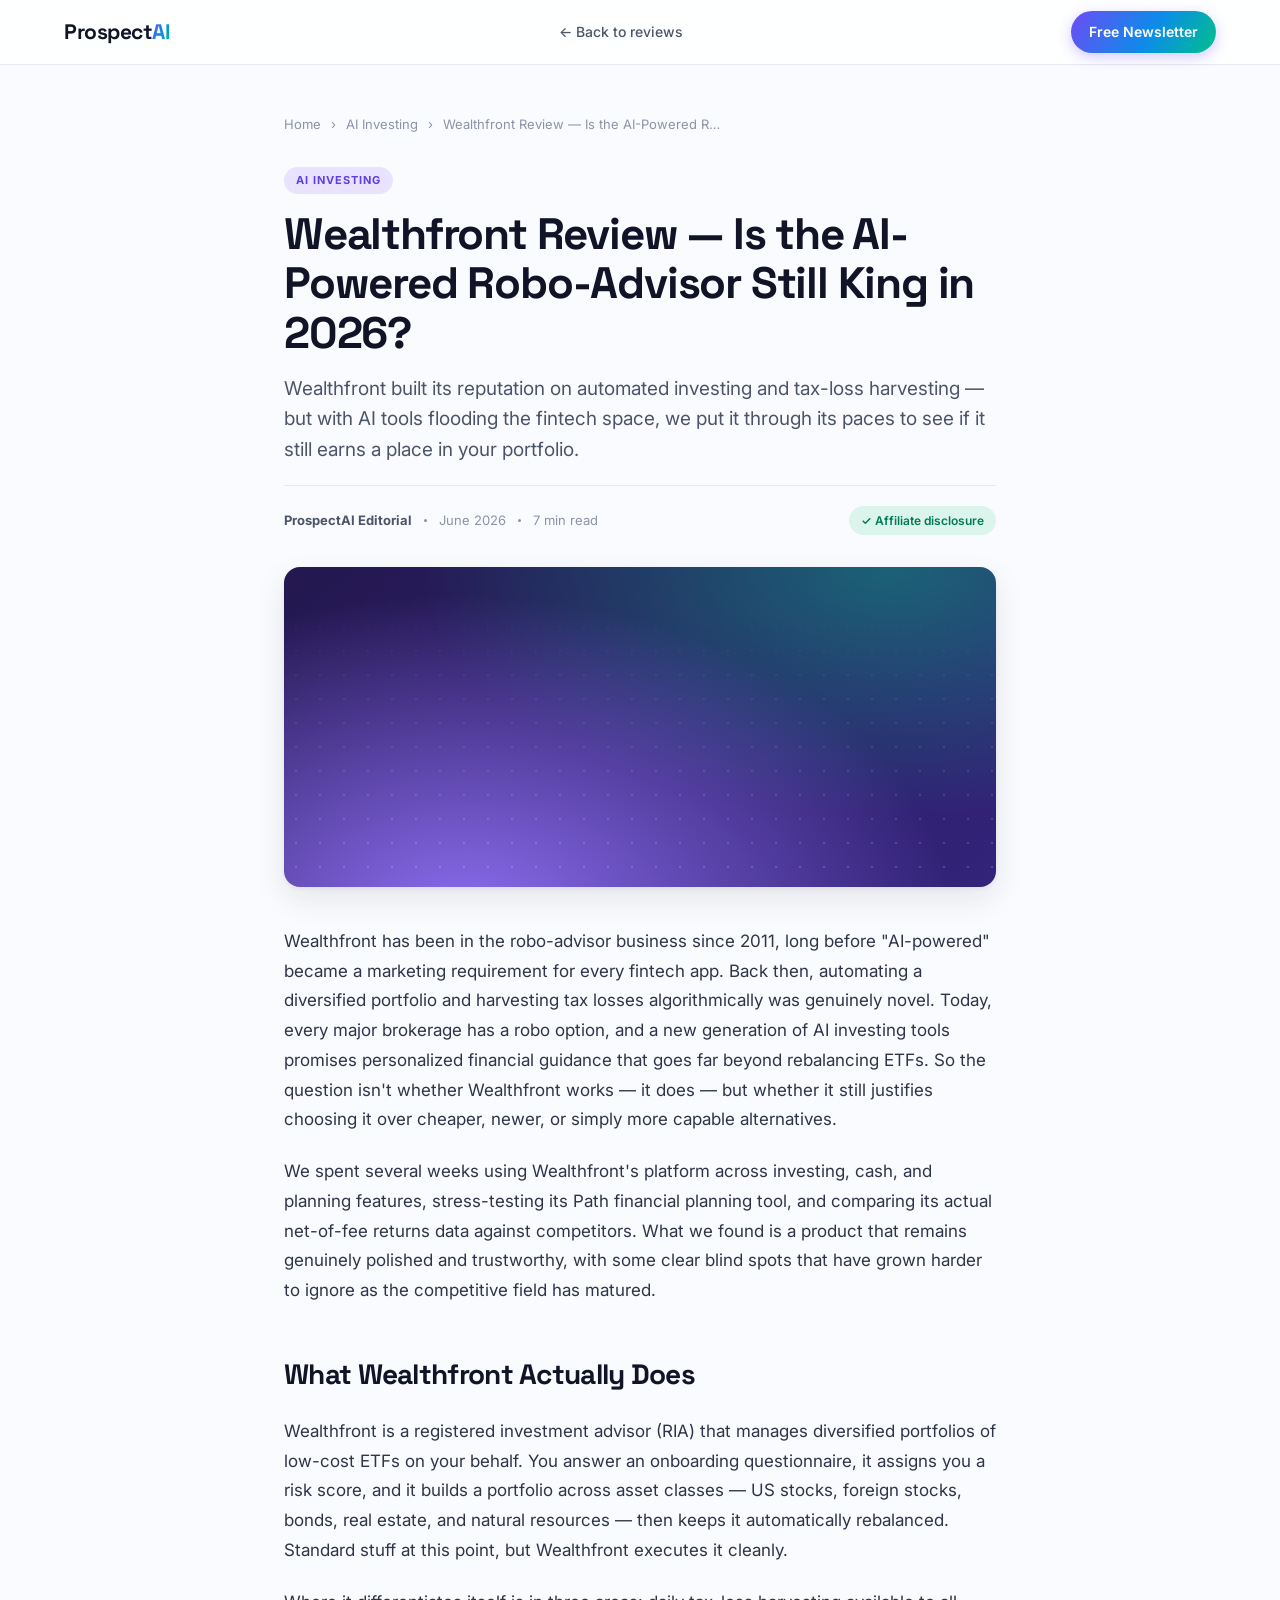
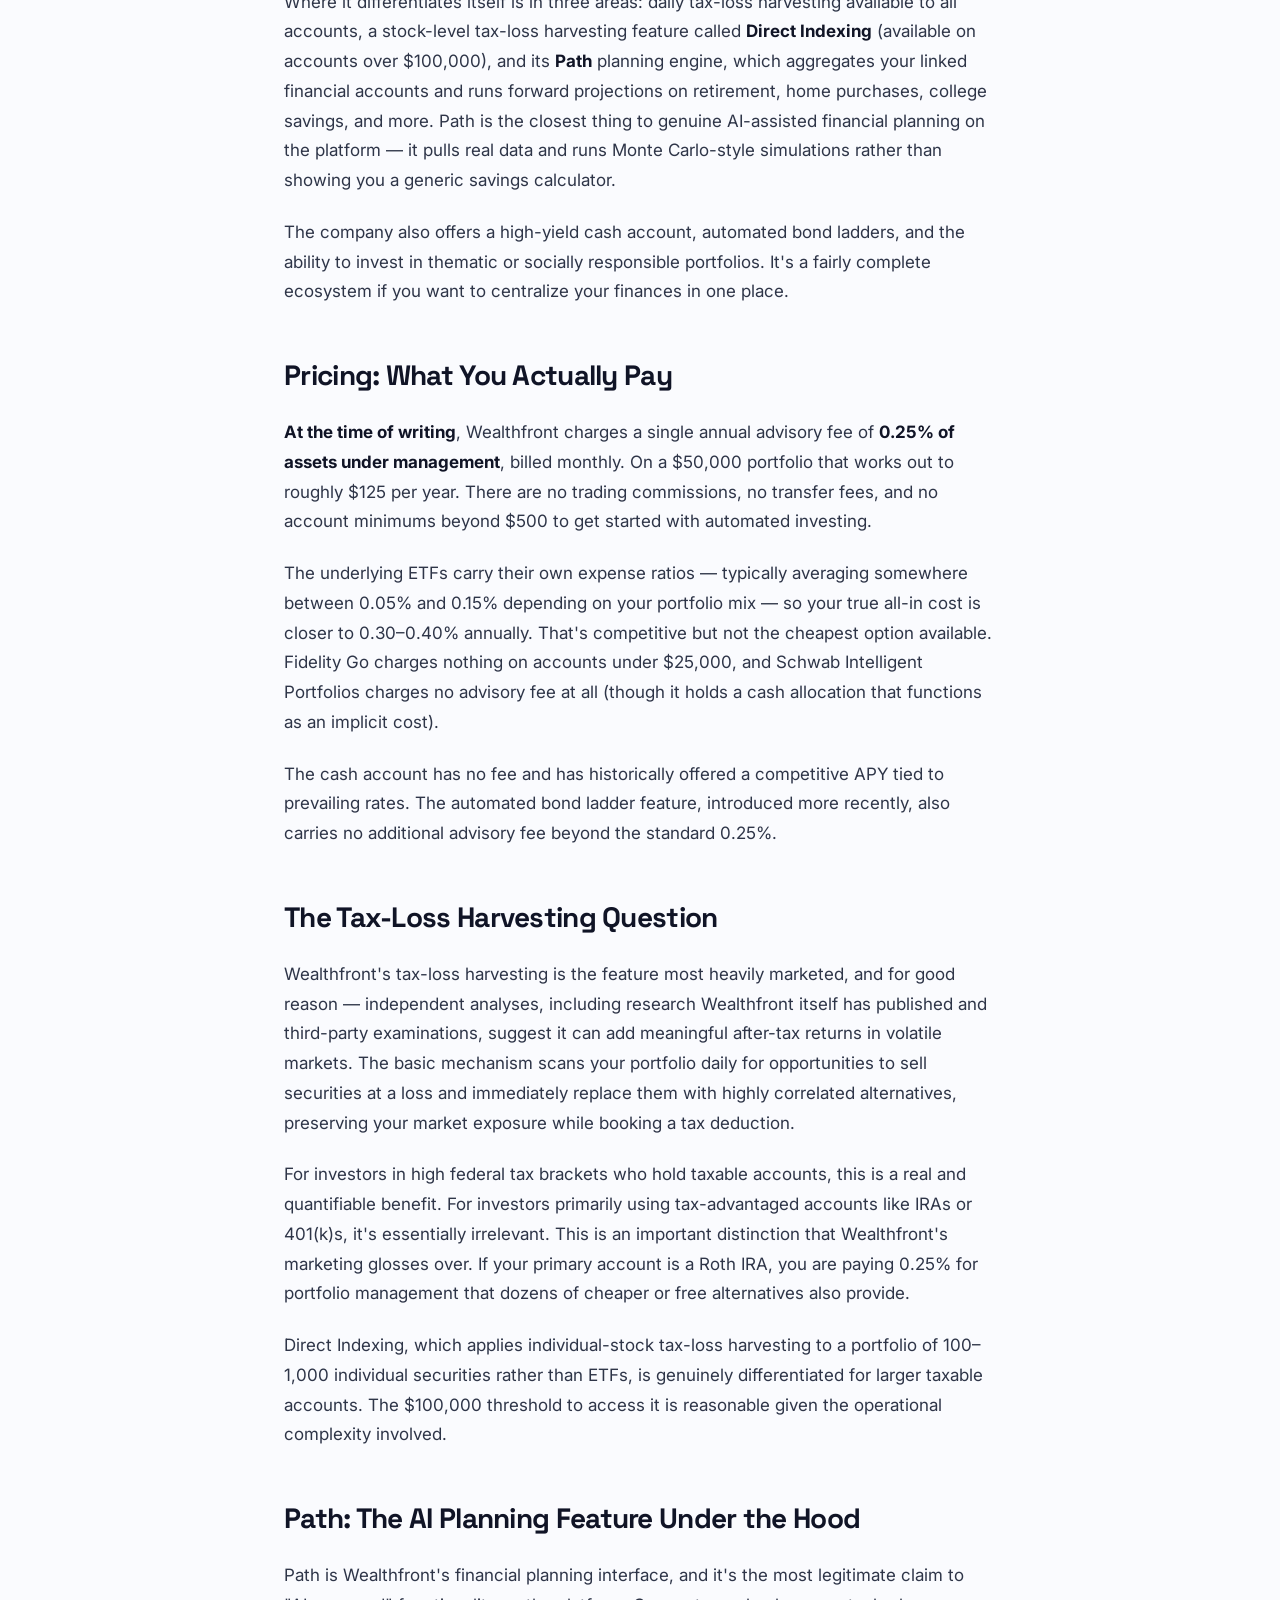
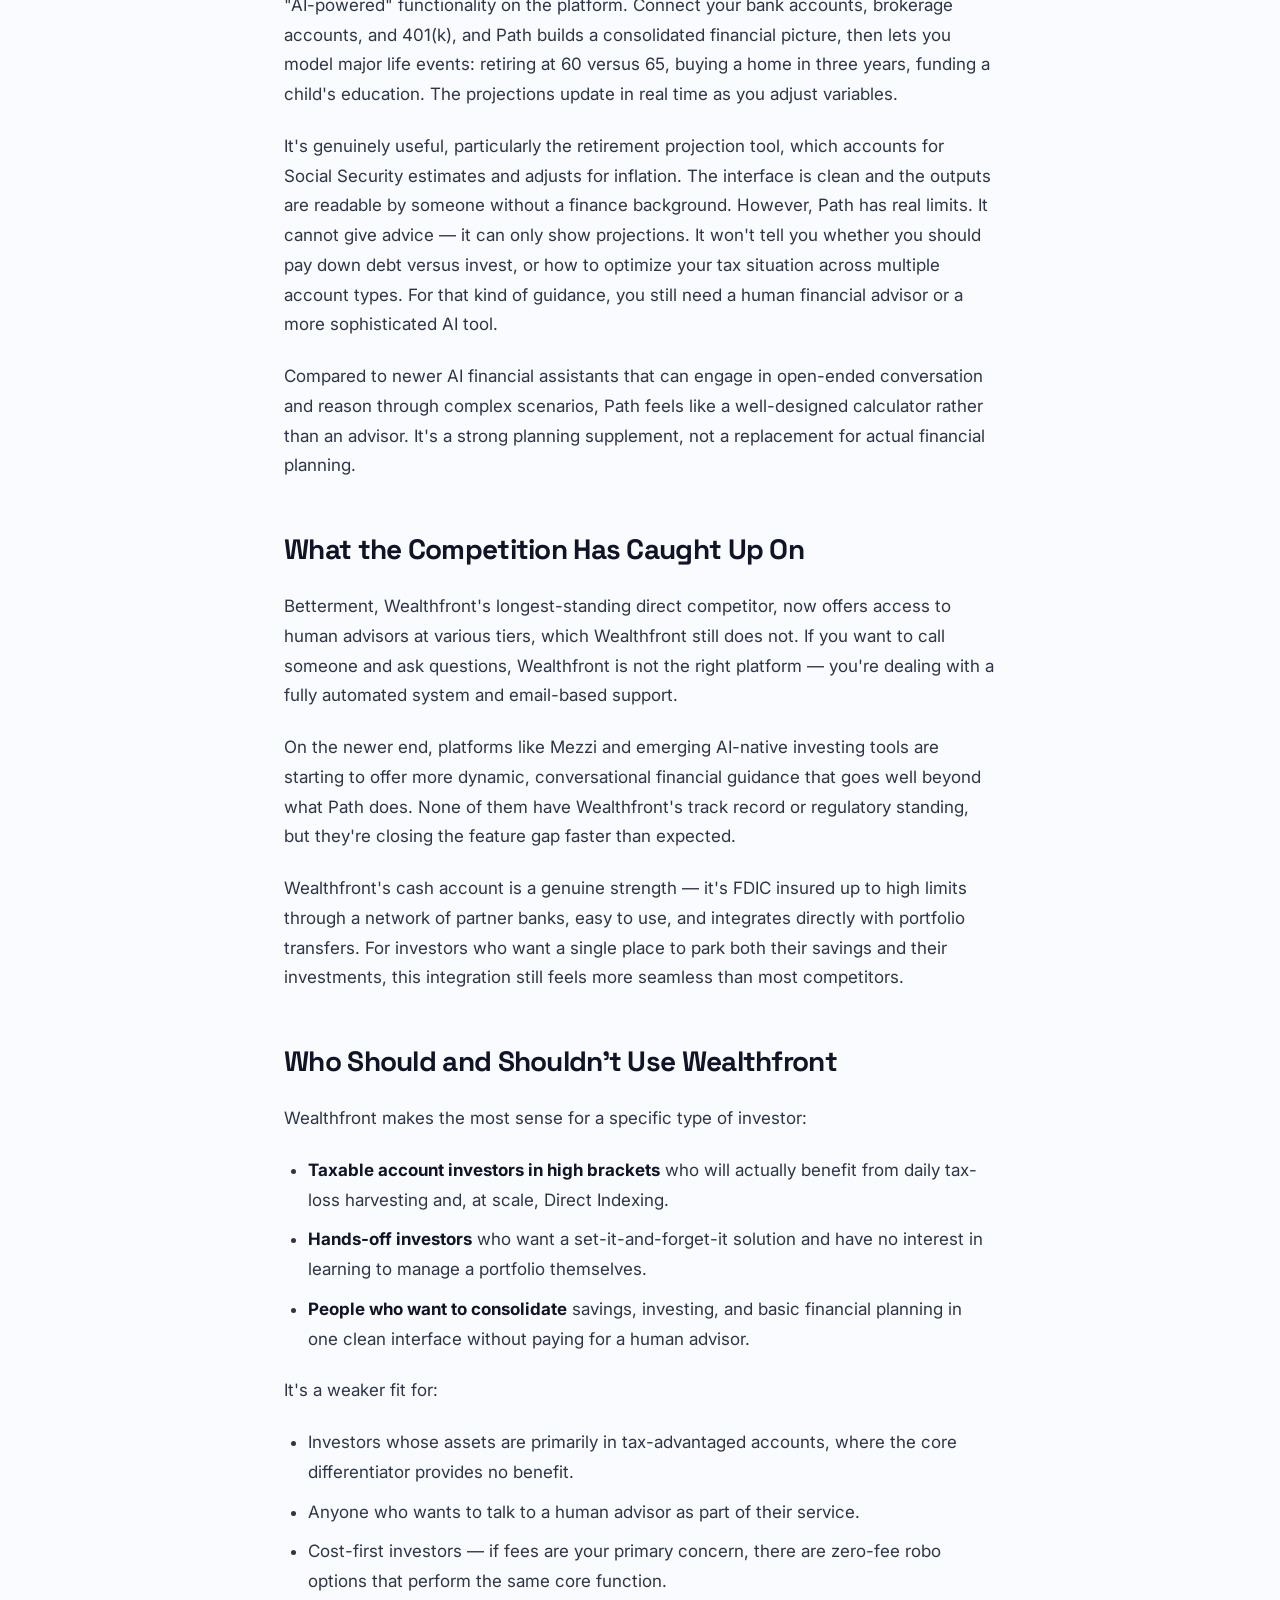
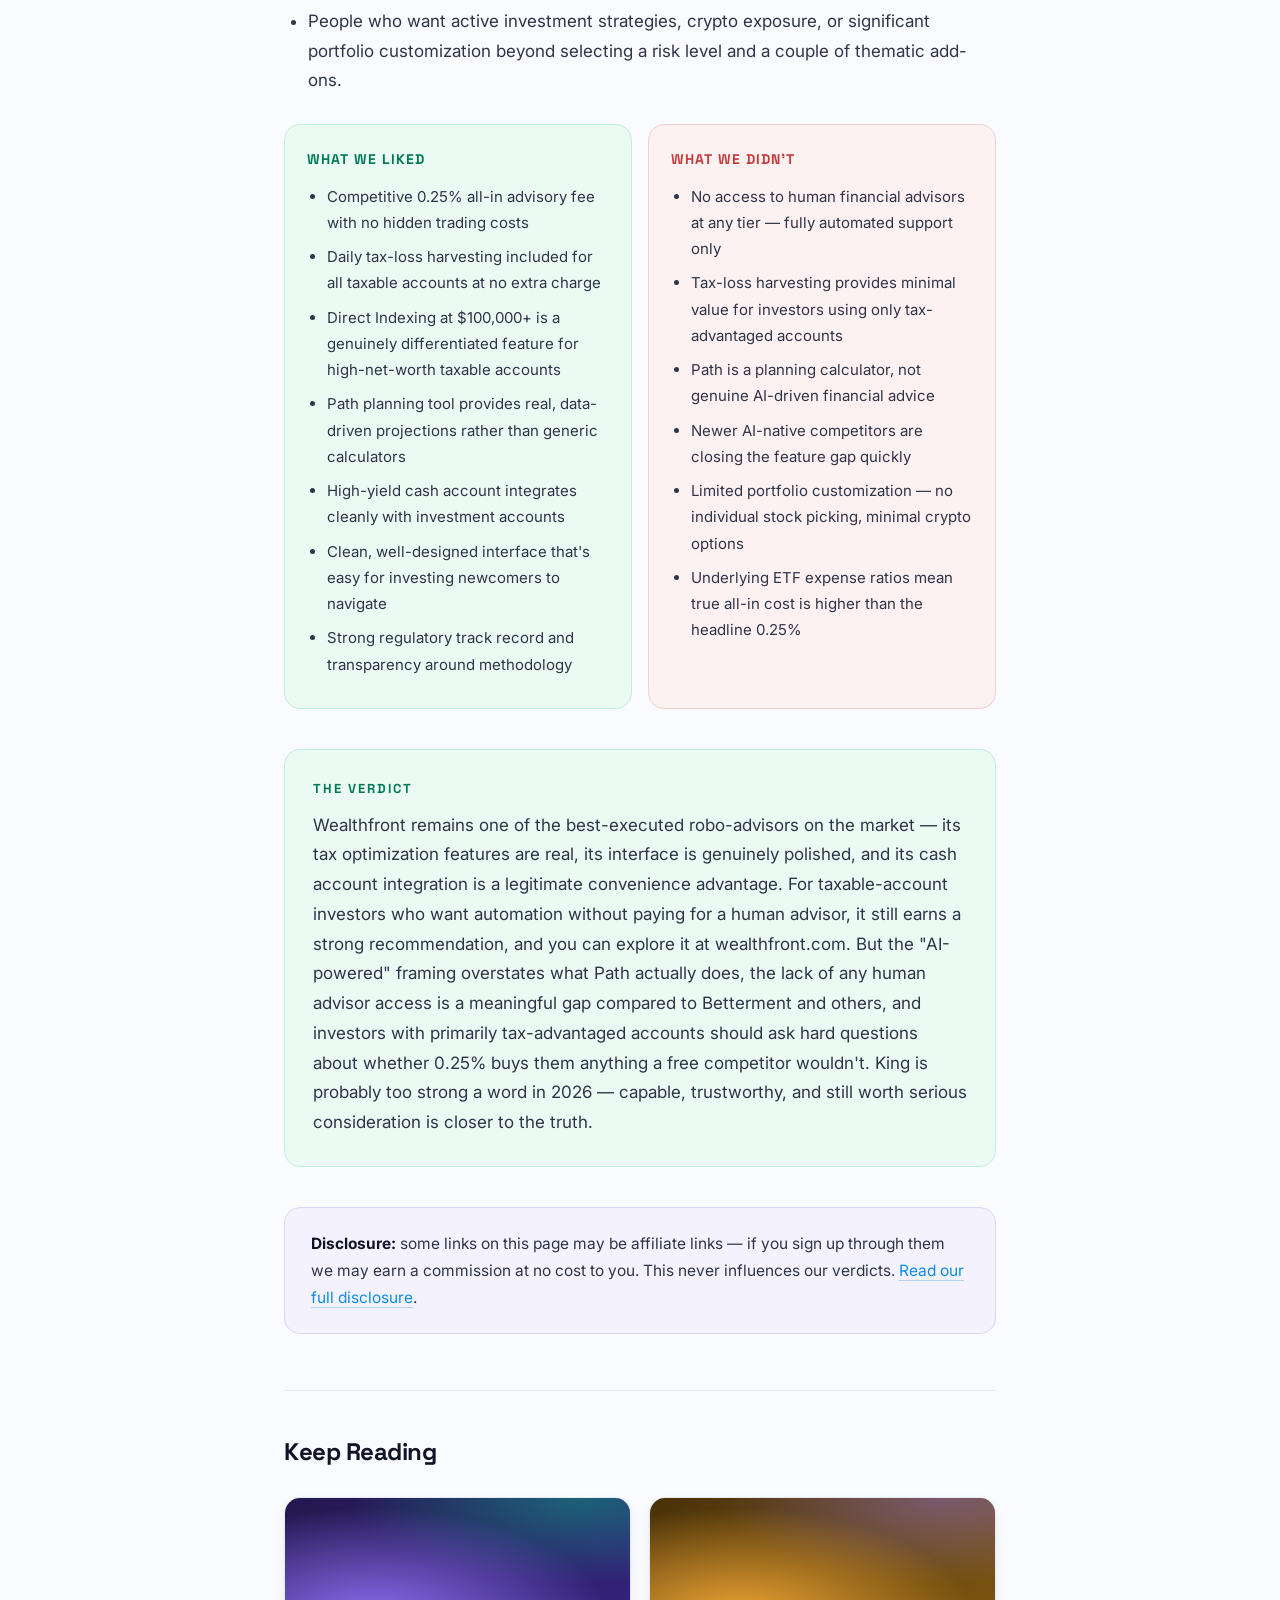
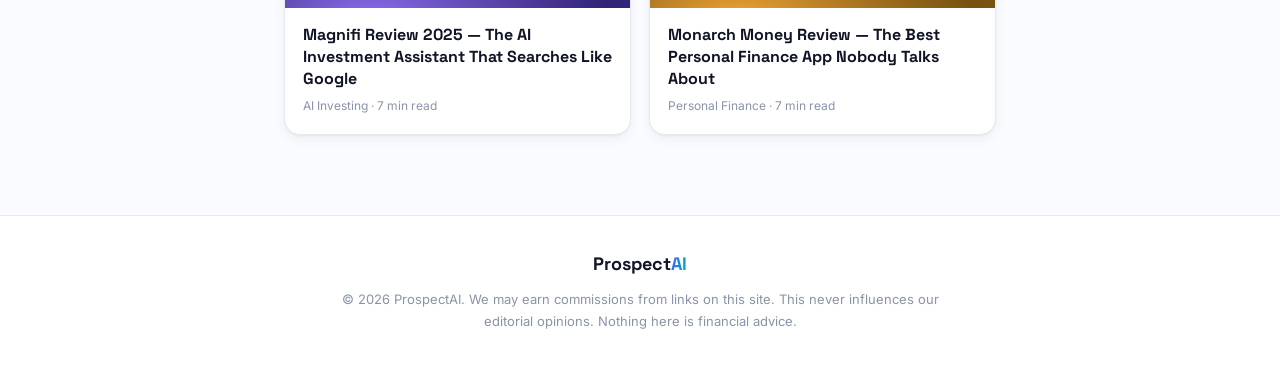
<file: articles/wealthfront-review-ai-robo-advisor-2026.html>
<!DOCTYPE html>
<html lang="en">
<head>
  <meta charset="UTF-8" />
  <meta name="viewport" content="width=device-width, initial-scale=1.0" />
  <title>Wealthfront Review — Is the AI-Powered Robo-Advisor Still King in 2026? — ProspectAI</title>
  <meta name="description" content="Wealthfront built its reputation on automated investing and tax-loss harvesting — but with AI tools flooding the fintech space, we put it through its paces to see if it still earns a place in your portfolio." />
  <meta property="og:title" content="Wealthfront Review — Is the AI-Powered Robo-Advisor Still King in 2026?" />
  <meta property="og:description" content="Wealthfront built its reputation on automated investing and tax-loss harvesting — but with AI tools flooding the fintech space, we put it through its paces to see if it still earns a place in your portfolio." />
  <meta property="og:type" content="article" />
  <meta property="og:url" content="https://gaviningit.github.io/prospectai/articles/wealthfront-review-ai-robo-advisor-2026.html" />
  <link rel="canonical" href="https://gaviningit.github.io/prospectai/articles/wealthfront-review-ai-robo-advisor-2026.html" />
  <link href="https://fonts.googleapis.com/css2?family=Inter:wght@400;500;600;700&family=Space+Grotesk:wght@500;600;700&display=swap" rel="stylesheet" />
  <link rel="icon" href="data:image/svg+xml,%3Csvg xmlns='http://www.w3.org/2000/svg' viewBox='0 0 100 100'%3E%3Cdefs%3E%3ClinearGradient id='g' x1='0' y1='0' x2='1' y2='1'%3E%3Cstop offset='0' stop-color='%236c4cf4'/%3E%3Cstop offset='1' stop-color='%2300c08b'/%3E%3C/linearGradient%3E%3C/defs%3E%3Crect width='100' height='100' rx='22' fill='url(%23g)'/%3E%3Ctext x='50' y='68' font-family='Arial,sans-serif' font-weight='bold' font-size='52' fill='white' text-anchor='middle'%3EP%3C/text%3E%3C/svg%3E" />
  <link rel="stylesheet" href="../article.css?v=4" />
  <script type="application/ld+json">
  {
    "@context": "https://schema.org",
    "@type": "Article",
    "headline": "Wealthfront Review — Is the AI-Powered Robo-Advisor Still King in 2026?",
    "description": "Wealthfront built its reputation on automated investing and tax-loss harvesting — but with AI tools flooding the fintech space, we put it through its paces to see if it still earns a place in your portfolio.",
    "datePublished": "2026-06-13",
    "author": { "@type": "Organization", "name": "ProspectAI Editorial" },
    "publisher": { "@type": "Organization", "name": "ProspectAI" }
  }
  </script>
</head>
<body>

  <nav class="nav">
    <div class="nav-inner">
      <a href="../index.html" class="nav-logo">Prospect<span class="logo-ai">AI</span></a>
      <a href="../reviews.html" class="nav-back">← Back to reviews</a>
      <a href="../index.html#newsletter" class="nav-newsletter">Free Newsletter</a>
    </div>
  </nav>

  <div class="article-wrap">

    <div class="breadcrumb">
      <a href="../index.html">Home</a>
      <span class="breadcrumb-sep">›</span>
      <a href="../reviews.html?cat=investing">AI Investing</a>
      <span class="breadcrumb-sep">›</span>
      <span>Wealthfront Review — Is the AI-Powered R…</span>
    </div>

    <div class="article-header">
      <span class="tag tag-investing">AI Investing</span>
      <h1 class="article-title">Wealthfront Review — Is the AI-Powered Robo-Advisor Still King in 2026?</h1>
      <p class="article-deck">Wealthfront built its reputation on automated investing and tax-loss harvesting — but with AI tools flooding the fintech space, we put it through its paces to see if it still earns a place in your portfolio.</p>
      <div class="article-meta-bar">
        <span><strong>ProspectAI Editorial</strong></span>
        <div class="meta-dot"></div>
        <span>June 2026</span>
        <div class="meta-dot"></div>
        <span>7 min read</span>
        <div class="disclosure-badge">✓ Affiliate disclosure</div>
      </div>
    </div>

    <div class="article-hero-img hero-investing"></div>

    <div class="article-body">

      <p>Wealthfront has been in the robo-advisor business since 2011, long before "AI-powered" became a marketing requirement for every fintech app. Back then, automating a diversified portfolio and harvesting tax losses algorithmically was genuinely novel. Today, every major brokerage has a robo option, and a new generation of AI investing tools promises personalized financial guidance that goes far beyond rebalancing ETFs. So the question isn't whether Wealthfront works — it does — but whether it still justifies choosing it over cheaper, newer, or simply more capable alternatives.</p><p>We spent several weeks using Wealthfront's platform across investing, cash, and planning features, stress-testing its Path financial planning tool, and comparing its actual net-of-fee returns data against competitors. What we found is a product that remains genuinely polished and trustworthy, with some clear blind spots that have grown harder to ignore as the competitive field has matured.</p>

      <h2>What Wealthfront Actually Does</h2>
      <p>Wealthfront is a registered investment advisor (RIA) that manages diversified portfolios of low-cost ETFs on your behalf. You answer an onboarding questionnaire, it assigns you a risk score, and it builds a portfolio across asset classes — US stocks, foreign stocks, bonds, real estate, and natural resources — then keeps it automatically rebalanced. Standard stuff at this point, but Wealthfront executes it cleanly.</p><p>Where it differentiates itself is in three areas: daily tax-loss harvesting available to all accounts, a stock-level tax-loss harvesting feature called <strong>Direct Indexing</strong> (available on accounts over $100,000), and its <strong>Path</strong> planning engine, which aggregates your linked financial accounts and runs forward projections on retirement, home purchases, college savings, and more. Path is the closest thing to genuine AI-assisted financial planning on the platform — it pulls real data and runs Monte Carlo-style simulations rather than showing you a generic savings calculator.</p><p>The company also offers a high-yield cash account, automated bond ladders, and the ability to invest in thematic or socially responsible portfolios. It's a fairly complete ecosystem if you want to centralize your finances in one place.</p>

      <h2>Pricing: What You Actually Pay</h2>
      <p><strong>At the time of writing</strong>, Wealthfront charges a single annual advisory fee of <strong>0.25% of assets under management</strong>, billed monthly. On a $50,000 portfolio that works out to roughly $125 per year. There are no trading commissions, no transfer fees, and no account minimums beyond $500 to get started with automated investing.</p><p>The underlying ETFs carry their own expense ratios — typically averaging somewhere between 0.05% and 0.15% depending on your portfolio mix — so your true all-in cost is closer to 0.30–0.40% annually. That's competitive but not the cheapest option available. Fidelity Go charges nothing on accounts under $25,000, and Schwab Intelligent Portfolios charges no advisory fee at all (though it holds a cash allocation that functions as an implicit cost).</p><p>The cash account has no fee and has historically offered a competitive APY tied to prevailing rates. The automated bond ladder feature, introduced more recently, also carries no additional advisory fee beyond the standard 0.25%.</p>

      <h2>The Tax-Loss Harvesting Question</h2>
      <p>Wealthfront's tax-loss harvesting is the feature most heavily marketed, and for good reason — independent analyses, including research Wealthfront itself has published and third-party examinations, suggest it can add meaningful after-tax returns in volatile markets. The basic mechanism scans your portfolio daily for opportunities to sell securities at a loss and immediately replace them with highly correlated alternatives, preserving your market exposure while booking a tax deduction.</p><p>For investors in high federal tax brackets who hold taxable accounts, this is a real and quantifiable benefit. For investors primarily using tax-advantaged accounts like IRAs or 401(k)s, it's essentially irrelevant. This is an important distinction that Wealthfront's marketing glosses over. If your primary account is a Roth IRA, you are paying 0.25% for portfolio management that dozens of cheaper or free alternatives also provide.</p><p>Direct Indexing, which applies individual-stock tax-loss harvesting to a portfolio of 100–1,000 individual securities rather than ETFs, is genuinely differentiated for larger taxable accounts. The $100,000 threshold to access it is reasonable given the operational complexity involved.</p>

      <h2>Path: The AI Planning Feature Under the Hood</h2>
      <p>Path is Wealthfront's financial planning interface, and it's the most legitimate claim to "AI-powered" functionality on the platform. Connect your bank accounts, brokerage accounts, and 401(k), and Path builds a consolidated financial picture, then lets you model major life events: retiring at 60 versus 65, buying a home in three years, funding a child's education. The projections update in real time as you adjust variables.</p><p>It's genuinely useful, particularly the retirement projection tool, which accounts for Social Security estimates and adjusts for inflation. The interface is clean and the outputs are readable by someone without a finance background. However, Path has real limits. It cannot give advice — it can only show projections. It won't tell you whether you should pay down debt versus invest, or how to optimize your tax situation across multiple account types. For that kind of guidance, you still need a human financial advisor or a more sophisticated AI tool.</p><p>Compared to newer AI financial assistants that can engage in open-ended conversation and reason through complex scenarios, Path feels like a well-designed calculator rather than an advisor. It's a strong planning supplement, not a replacement for actual financial planning.</p>

      <h2>What the Competition Has Caught Up On</h2>
      <p>Betterment, Wealthfront's longest-standing direct competitor, now offers access to human advisors at various tiers, which Wealthfront still does not. If you want to call someone and ask questions, Wealthfront is not the right platform — you're dealing with a fully automated system and email-based support.</p><p>On the newer end, platforms like Mezzi and emerging AI-native investing tools are starting to offer more dynamic, conversational financial guidance that goes well beyond what Path does. None of them have Wealthfront's track record or regulatory standing, but they're closing the feature gap faster than expected.</p><p>Wealthfront's cash account is a genuine strength — it's FDIC insured up to high limits through a network of partner banks, easy to use, and integrates directly with portfolio transfers. For investors who want a single place to park both their savings and their investments, this integration still feels more seamless than most competitors.</p>

      <h2>Who Should and Shouldn't Use Wealthfront</h2>
      <p>Wealthfront makes the most sense for a specific type of investor:</p><ul><li><strong>Taxable account investors in high brackets</strong> who will actually benefit from daily tax-loss harvesting and, at scale, Direct Indexing.</li><li><strong>Hands-off investors</strong> who want a set-it-and-forget-it solution and have no interest in learning to manage a portfolio themselves.</li><li><strong>People who want to consolidate</strong> savings, investing, and basic financial planning in one clean interface without paying for a human advisor.</li></ul><p>It's a weaker fit for:</p><ul><li>Investors whose assets are primarily in tax-advantaged accounts, where the core differentiator provides no benefit.</li><li>Anyone who wants to talk to a human advisor as part of their service.</li><li>Cost-first investors — if fees are your primary concern, there are zero-fee robo options that perform the same core function.</li><li>People who want active investment strategies, crypto exposure, or significant portfolio customization beyond selecting a risk level and a couple of thematic add-ons.</li></ul>

      <div class="tool-pros-cons">
        <div class="pros">
          <div class="pros-head">What we liked</div>
          <ul><li>Competitive 0.25% all-in advisory fee with no hidden trading costs</li><li>Daily tax-loss harvesting included for all taxable accounts at no extra charge</li><li>Direct Indexing at $100,000+ is a genuinely differentiated feature for high-net-worth taxable accounts</li><li>Path planning tool provides real, data-driven projections rather than generic calculators</li><li>High-yield cash account integrates cleanly with investment accounts</li><li>Clean, well-designed interface that's easy for investing newcomers to navigate</li><li>Strong regulatory track record and transparency around methodology</li></ul>
        </div>
        <div class="cons">
          <div class="cons-head">What we didn't</div>
          <ul><li>No access to human financial advisors at any tier — fully automated support only</li><li>Tax-loss harvesting provides minimal value for investors using only tax-advantaged accounts</li><li>Path is a planning calculator, not genuine AI-driven financial advice</li><li>Newer AI-native competitors are closing the feature gap quickly</li><li>Limited portfolio customization — no individual stock picking, minimal crypto options</li><li>Underlying ETF expense ratios mean true all-in cost is higher than the headline 0.25%</li></ul>
        </div>
      </div>

      <div class="verdict">
        <div class="verdict-label">The Verdict</div>
        <p>Wealthfront remains one of the best-executed robo-advisors on the market — its tax optimization features are real, its interface is genuinely polished, and its cash account integration is a legitimate convenience advantage. For taxable-account investors who want automation without paying for a human advisor, it still earns a strong recommendation, and you can explore it at wealthfront.com. But the "AI-powered" framing overstates what Path actually does, the lack of any human advisor access is a meaningful gap compared to Betterment and others, and investors with primarily tax-advantaged accounts should ask hard questions about whether 0.25% buys them anything a free competitor wouldn't. King is probably too strong a word in 2026 — capable, trustworthy, and still worth serious consideration is closer to the truth.</p>
      </div>

      <div class="callout">
        <p><strong>Disclosure:</strong> some links on this page may be affiliate links — if you sign up through them we may earn a commission at no cost to you. This never influences our verdicts. <a href="../disclosure.html">Read our full disclosure</a>.</p>
      </div>

    </div>

    <div class="related-section">
      <div class="related-title">Keep Reading</div>
      <div class="related-grid">
        <a href="magnifi-review.html" class="related-card">
          <div class="related-thumb hero-investing"></div>
          <div class="related-headline">Magnifi Review 2025 — The AI Investment Assistant That Searches Like Google</div>
          <div class="related-meta">AI Investing · 7 min read</div>
        </a>
        <a href="monarch-money-review-best-personal-finance-app.html" class="related-card">
          <div class="related-thumb hero-budgeting"></div>
          <div class="related-headline">Monarch Money Review — The Best Personal Finance App Nobody Talks About</div>
          <div class="related-meta">Personal Finance · 7 min read</div>
        </a>
      </div>
    </div>

  </div>

  <footer>
    <div class="container">
      <p class="footer-logo-sm">Prospect<span class="logo-ai">AI</span></p>
      <p class="footer-copy">© 2026 ProspectAI. We may earn commissions from links on this site. This never influences our editorial opinions. Nothing here is financial advice.</p>
    </div>
  </footer>

</body>
</html>
</file>
<file: styles.css>
/* ============================================================
   ProspectAI — Design System v4 "Daylight"
   Bright, friendly editorial design for AI tool reviews
   ============================================================ */

:root {
  --bg: #fafbfe;
  --bg-2: #f2f5fa;
  --panel: #ffffff;
  --panel-2: #f6f8fc;
  --border: #e6eaf2;
  --border-hover: #c9d2e3;
  --text: #101426;
  --text-2: #4b5468;
  --text-3: #8a93a8;
  --violet: #6c4cf4;
  --mint: #00a878;
  --cyan: #0c8ce9;
  --grad: linear-gradient(120deg, #6c4cf4, #0c8ce9 55%, #00c08b);
  --shadow-sm: 0 1px 2px rgba(16, 20, 38, 0.05), 0 4px 12px rgba(16, 20, 38, 0.05);
  --shadow-md: 0 2px 4px rgba(16, 20, 38, 0.05), 0 12px 32px rgba(16, 20, 38, 0.09);
  --shadow-lg: 0 4px 8px rgba(16, 20, 38, 0.06), 0 24px 56px rgba(16, 20, 38, 0.13);

  /* Category accents */
  --c-trading: #00a878;
  --c-budgeting: #e08700;
  --c-advisors: #0c8ce9;
  --c-investing: #7c5cff;
  --c-writing: #e54d8a;
  --c-coding: #00a3c4;
  --c-marketing: #f06a1d;
  --c-productivity: #9256e8;

  --radius: 16px;
  --radius-lg: 24px;
  --font-display: "Space Grotesk", "Inter", -apple-system, sans-serif;
  --font-body: "Inter", -apple-system, BlinkMacSystemFont, "Segoe UI", sans-serif;
}

* { margin: 0; padding: 0; box-sizing: border-box; }

html { scroll-behavior: smooth; }

body {
  background: var(--bg);
  color: var(--text);
  font-family: var(--font-body);
  font-size: 16px;
  line-height: 1.6;
  -webkit-font-smoothing: antialiased;
  overflow-x: hidden;
}

.container { max-width: 1200px; margin: 0 auto; padding: 0 24px; }

a { color: inherit; text-decoration: none; }
img { max-width: 100%; display: block; }

::selection { background: rgba(108, 76, 244, 0.18); }

/* ---------- Buttons ---------- */
.btn {
  display: inline-flex;
  align-items: center;
  gap: 8px;
  padding: 12px 24px;
  border-radius: 99px;
  font-weight: 600;
  font-size: 15px;
  border: none;
  cursor: pointer;
  font-family: var(--font-body);
  transition: transform 0.2s, box-shadow 0.2s, background 0.2s;
}
.btn-primary {
  background: var(--grad);
  color: #ffffff;
  box-shadow: 0 6px 20px rgba(108, 76, 244, 0.35);
}
.btn-primary:hover { transform: translateY(-2px); box-shadow: 0 10px 28px rgba(108, 76, 244, 0.45); }
.btn-ghost {
  background: var(--panel);
  color: var(--text);
  border: 1px solid var(--border);
  box-shadow: var(--shadow-sm);
}
.btn-ghost:hover { border-color: var(--border-hover); transform: translateY(-2px); box-shadow: var(--shadow-md); }

/* ---------- Nav ---------- */
.nav {
  position: sticky;
  top: 0;
  z-index: 100;
  backdrop-filter: blur(16px) saturate(180%);
  -webkit-backdrop-filter: blur(16px) saturate(180%);
  background: rgba(255, 255, 255, 0.82);
  border-bottom: 1px solid var(--border);
}
.nav-inner {
  max-width: 1200px;
  margin: 0 auto;
  padding: 0 24px;
  height: 68px;
  display: flex;
  align-items: center;
  justify-content: space-between;
  gap: 24px;
}
.nav-logo {
  font-family: var(--font-display);
  font-size: 22px;
  font-weight: 700;
  letter-spacing: -0.5px;
  white-space: nowrap;
}
.logo-ai {
  background: var(--grad);
  -webkit-background-clip: text;
  background-clip: text;
  -webkit-text-fill-color: transparent;
}
.nav-cats { display: flex; gap: 4px; flex-wrap: wrap; }
.nav-cat {
  font-size: 14px;
  font-weight: 500;
  color: var(--text-2);
  padding: 8px 14px;
  border-radius: 99px;
  transition: color 0.2s, background 0.2s;
}
.nav-cat:hover { color: var(--text); background: var(--bg-2); }
.nav-right { display: flex; align-items: center; gap: 12px; }

/* ---------- Hero ---------- */
.hero {
  position: relative;
  padding: 88px 0 64px;
  overflow: hidden;
  background:
    radial-gradient(ellipse 900px 480px at 12% -10%, rgba(108, 76, 244, 0.12), transparent 60%),
    radial-gradient(ellipse 800px 460px at 88% -6%, rgba(0, 192, 139, 0.12), transparent 60%),
    radial-gradient(ellipse 600px 400px at 55% 115%, rgba(12, 140, 233, 0.1), transparent 55%),
    var(--bg);
}
.hero-bg {
  position: absolute;
  inset: 0;
  z-index: 0;
  pointer-events: none;
}
.hero-bg canvas { width: 100%; height: 100%; }
.blob {
  position: absolute;
  border-radius: 50%;
  filter: blur(80px);
  opacity: 0.55;
  animation: drift 18s ease-in-out infinite alternate;
}
.blob-1 { width: 460px; height: 460px; background: #ddd4ff; top: -200px; left: -120px; }
.blob-2 { width: 400px; height: 400px; background: #c9f4e4; top: 20px; right: -150px; animation-delay: -6s; }
.blob-3 { width: 320px; height: 320px; background: #cfe7ff; bottom: -170px; left: 38%; animation-delay: -12s; }
@keyframes drift {
  from { transform: translate(0, 0) scale(1); }
  to { transform: translate(56px, 36px) scale(1.12); }
}

.hero-content { position: relative; z-index: 1; text-align: center; max-width: 860px; margin: 0 auto; }
.hero-eyebrow {
  display: inline-flex;
  align-items: center;
  gap: 8px;
  font-size: 13px;
  font-weight: 600;
  letter-spacing: 1.2px;
  text-transform: uppercase;
  color: var(--mint);
  background: rgba(0, 168, 120, 0.09);
  border: 1px solid rgba(0, 168, 120, 0.25);
  padding: 8px 18px;
  border-radius: 99px;
  margin-bottom: 28px;
}
.hero-eyebrow .pulse {
  width: 8px; height: 8px; border-radius: 50%;
  background: var(--mint);
  animation: pulse 2s infinite;
}
@keyframes pulse {
  0%, 100% { box-shadow: 0 0 0 0 rgba(0, 168, 120, 0.45); }
  50% { box-shadow: 0 0 0 7px rgba(0, 168, 120, 0); }
}
.hero h1 {
  font-family: var(--font-display);
  font-size: clamp(40px, 6vw, 66px);
  line-height: 1.06;
  letter-spacing: -2px;
  font-weight: 700;
  margin-bottom: 24px;
}
.hero h1 .grad-text {
  background: var(--grad);
  -webkit-background-clip: text;
  background-clip: text;
  -webkit-text-fill-color: transparent;
}
.hero-sub {
  font-size: 19px;
  color: var(--text-2);
  max-width: 640px;
  margin: 0 auto 36px;
}
.hero-ctas { display: flex; gap: 14px; justify-content: center; flex-wrap: wrap; }

.hero-stats {
  position: relative;
  z-index: 1;
  display: flex;
  justify-content: center;
  gap: 56px;
  margin-top: 60px;
  flex-wrap: wrap;
}
.stat { text-align: center; }
.stat-num {
  font-family: var(--font-display);
  font-size: 34px;
  font-weight: 700;
  background: var(--grad);
  -webkit-background-clip: text;
  background-clip: text;
  -webkit-text-fill-color: transparent;
}
.stat-label { font-size: 12.5px; color: var(--text-3); letter-spacing: 0.6px; text-transform: uppercase; margin-top: 4px; font-weight: 600; }

/* ---------- Ticker ---------- */
.ticker {
  border-top: 1px solid var(--border);
  border-bottom: 1px solid var(--border);
  background: var(--panel);
  overflow: hidden;
  white-space: nowrap;
  padding: 12px 0;
}
.ticker-track {
  display: inline-flex;
  gap: 48px;
  animation: ticker 40s linear infinite;
  padding-left: 100%;
}
@keyframes ticker { to { transform: translateX(-100%); } }
.ticker-item { font-size: 14px; color: var(--text-2); display: inline-flex; gap: 8px; align-items: center; font-weight: 500; }
.ticker-item b { color: var(--mint); font-weight: 700; }
.ticker-item:hover { color: var(--text); }

/* ---------- Sections ---------- */
.section { padding: 72px 0; }
.section-header {
  display: flex;
  align-items: flex-end;
  justify-content: space-between;
  margin-bottom: 36px;
  gap: 16px;
}
.section-title {
  font-family: var(--font-display);
  font-size: 32px;
  font-weight: 700;
  letter-spacing: -1px;
}
.section-kicker {
  display: block;
  font-size: 13px;
  letter-spacing: 2px;
  text-transform: uppercase;
  color: var(--violet);
  font-weight: 700;
  margin-bottom: 8px;
}
.section-more { font-size: 14px; color: var(--text-2); font-weight: 600; transition: color 0.2s; white-space: nowrap; }
.section-more:hover { color: var(--violet); }

/* ---------- Tags ---------- */
.tag {
  display: inline-block;
  font-size: 11px;
  font-weight: 700;
  letter-spacing: 1px;
  text-transform: uppercase;
  padding: 4px 12px;
  border-radius: 99px;
}
.tag-trading { color: #007a57; background: #dcf5ec; }
.tag-budgeting { color: #a36200; background: #fdeed3; }
.tag-advisors { color: #0a6cb4; background: #ddeefc; }
.tag-investing { color: #5e3ee0; background: #e9e3ff; }
.tag-writing { color: #c23069; background: #fce1ec; }
.tag-coding { color: #007e99; background: #d9f3f9; }
.tag-marketing { color: #c24f08; background: #fde7d8; }
.tag-productivity { color: #7437cc; background: #eee2fd; }

/* ---------- Featured ---------- */
.featured-grid {
  display: grid;
  grid-template-columns: 1.6fr 1fr;
  gap: 24px;
}
.featured-main {
  position: relative;
  border-radius: var(--radius-lg);
  border: 1px solid var(--border);
  background: var(--panel);
  overflow: hidden;
  display: flex;
  flex-direction: column;
  box-shadow: var(--shadow-sm);
  transition: box-shadow 0.3s, transform 0.3s;
}
.featured-main:hover { box-shadow: var(--shadow-lg); transform: translateY(-4px); }
.featured-visual {
  height: 300px;
  background:
    radial-gradient(ellipse at 20% 100%, rgba(108, 76, 244, 0.75), transparent 60%),
    radial-gradient(ellipse at 90% 20%, rgba(0, 192, 139, 0.55), transparent 55%),
    linear-gradient(140deg, #1a1f3d, #232a55);
  position: relative;
}
.featured-visual::after {
  content: "";
  position: absolute;
  inset: 0;
  background-image: radial-gradient(rgba(255,255,255,0.16) 1px, transparent 1px);
  background-size: 22px 22px;
  mask-image: linear-gradient(to bottom, transparent, black);
  -webkit-mask-image: linear-gradient(to bottom, transparent, black);
}
.featured-label {
  position: absolute;
  top: 20px; left: 20px;
  z-index: 1;
  font-size: 12px;
  font-weight: 700;
  letter-spacing: 1px;
  text-transform: uppercase;
  background: rgba(255, 255, 255, 0.92);
  color: var(--violet);
  padding: 6px 14px;
  border-radius: 99px;
  box-shadow: var(--shadow-sm);
}
.featured-body { padding: 28px; display: flex; flex-direction: column; gap: 14px; flex: 1; }
.featured-headline {
  font-family: var(--font-display);
  font-size: 28px;
  line-height: 1.2;
  letter-spacing: -0.5px;
  font-weight: 700;
}
.featured-excerpt { color: var(--text-2); font-size: 16px; }
.card-meta { display: flex; align-items: center; gap: 10px; font-size: 13px; color: var(--text-3); margin-top: auto; }
.meta-dot { width: 3px; height: 3px; border-radius: 50%; background: var(--text-3); }

/* Top stories sidebar */
.top-stories {
  border-radius: var(--radius-lg);
  border: 1px solid var(--border);
  background: var(--panel);
  padding: 24px;
  display: flex;
  flex-direction: column;
  box-shadow: var(--shadow-sm);
}
.top-stories-head {
  font-size: 13px;
  font-weight: 700;
  letter-spacing: 1.5px;
  text-transform: uppercase;
  color: var(--text-3);
  padding-bottom: 16px;
  border-bottom: 1px solid var(--border);
}
.top-story {
  display: flex;
  gap: 16px;
  padding: 18px 0;
  border-bottom: 1px solid var(--border);
  transition: padding-left 0.2s;
}
.top-story:last-child { border-bottom: none; padding-bottom: 0; }
.top-story:hover { padding-left: 6px; }
.top-story:hover .top-story-title { color: var(--violet); }
.top-story-num {
  font-family: var(--font-display);
  font-size: 22px;
  font-weight: 700;
  background: var(--grad);
  -webkit-background-clip: text;
  background-clip: text;
  -webkit-text-fill-color: transparent;
}
.top-story-title { font-size: 15px; font-weight: 600; line-height: 1.4; transition: color 0.2s; }
.top-story-meta { font-size: 12px; color: var(--text-3); margin-top: 6px; display: flex; gap: 8px; align-items: center; }

/* ---------- Category grid ---------- */
.cat-grid {
  display: grid;
  grid-template-columns: repeat(4, 1fr);
  gap: 16px;
}
.cat-card {
  position: relative;
  border-radius: var(--radius);
  border: 1px solid var(--border);
  background: var(--panel);
  padding: 26px 22px;
  box-shadow: var(--shadow-sm);
  transition: transform 0.25s, box-shadow 0.25s;
  overflow: hidden;
}
.cat-card::before {
  content: "";
  position: absolute;
  top: 0; left: 0; right: 0;
  height: 3px;
  background: var(--cat-accent, var(--violet));
  opacity: 0;
  transition: opacity 0.25s;
}
.cat-card:hover { transform: translateY(-4px); box-shadow: var(--shadow-md); }
.cat-card:hover::before { opacity: 1; }
.cat-icon {
  width: 46px; height: 46px;
  display: flex; align-items: center; justify-content: center;
  font-size: 22px;
  border-radius: 13px;
  background: var(--cat-tint, var(--bg-2));
  margin-bottom: 16px;
}
.cat-name { font-family: var(--font-display); font-size: 17px; font-weight: 700; margin-bottom: 4px; }
.cat-count { font-size: 13px; color: var(--text-3); }
.cat-arrow {
  position: absolute;
  top: 26px; right: 20px;
  color: var(--text-3);
  transition: transform 0.25s, color 0.25s;
}
.cat-card:hover .cat-arrow { transform: translateX(4px); color: var(--cat-accent, var(--violet)); }

/* ---------- Article cards ---------- */
.articles-grid {
  display: grid;
  grid-template-columns: repeat(3, 1fr);
  gap: 20px;
}
.article-card {
  border-radius: var(--radius);
  border: 1px solid var(--border);
  background: var(--panel);
  overflow: hidden;
  display: flex;
  flex-direction: column;
  box-shadow: var(--shadow-sm);
  transition: transform 0.25s, box-shadow 0.25s;
}
.article-card:hover { transform: translateY(-5px); box-shadow: var(--shadow-md); }
.article-card:hover .article-headline { color: var(--violet); }
.article-thumb { height: 160px; position: relative; overflow: hidden; }
.article-thumb::after {
  content: "";
  position: absolute;
  inset: 0;
  background-image: radial-gradient(rgba(255,255,255,0.18) 1px, transparent 1px);
  background-size: 18px 18px;
  mask-image: linear-gradient(to top, transparent 30%, black);
  -webkit-mask-image: linear-gradient(to top, transparent 30%, black);
}
.thumb-trading { background: radial-gradient(ellipse at 30% 110%, rgba(0,200,140,0.85), transparent 65%), linear-gradient(140deg,#103428,#15543e); }
.thumb-budgeting { background: radial-gradient(ellipse at 30% 110%, rgba(255,176,57,0.85), transparent 65%), linear-gradient(140deg,#4a3208,#7a5410); }
.thumb-advisors { background: radial-gradient(ellipse at 30% 110%, rgba(64,164,255,0.85), transparent 65%), linear-gradient(140deg,#0e2a4a,#14406e); }
.thumb-investing { background: radial-gradient(ellipse at 30% 110%, rgba(150,118,255,0.85), transparent 65%), linear-gradient(140deg,#241850,#33237a); }
.thumb-writing { background: radial-gradient(ellipse at 30% 110%, rgba(255,110,170,0.8), transparent 65%), linear-gradient(140deg,#48142b,#6e1f42); }
.thumb-coding { background: radial-gradient(ellipse at 30% 110%, rgba(40,210,240,0.8), transparent 65%), linear-gradient(140deg,#0a3340,#0f4d60); }
.thumb-marketing { background: radial-gradient(ellipse at 30% 110%, rgba(255,140,70,0.85), transparent 65%), linear-gradient(140deg,#46220c,#6e3512); }
.thumb-productivity { background: radial-gradient(ellipse at 30% 110%, rgba(175,130,255,0.85), transparent 65%), linear-gradient(140deg,#2b1750,#3f2278); }
.article-body { padding: 22px; display: flex; flex-direction: column; gap: 12px; flex: 1; }
.article-headline {
  font-family: var(--font-display);
  font-size: 18px;
  font-weight: 700;
  line-height: 1.35;
  letter-spacing: -0.3px;
  transition: color 0.2s;
}
.article-excerpt {
  color: var(--text-2);
  font-size: 14px;
  display: -webkit-box;
  -webkit-line-clamp: 3;
  -webkit-box-orient: vertical;
  overflow: hidden;
}

/* ---------- Tool Finder Quiz ---------- */
.finder {
  border-radius: var(--radius-lg);
  border: 1px solid var(--border);
  background:
    radial-gradient(ellipse at 100% 0%, rgba(108, 76, 244, 0.08), transparent 50%),
    radial-gradient(ellipse at 0% 100%, rgba(0, 192, 139, 0.08), transparent 50%),
    var(--panel);
  box-shadow: var(--shadow-md);
  padding: 48px;
  display: grid;
  grid-template-columns: 1fr 1.2fr;
  gap: 48px;
  align-items: center;
}
.finder-title { font-family: var(--font-display); font-size: 32px; font-weight: 700; letter-spacing: -1px; margin-bottom: 12px; }
.finder-sub { color: var(--text-2); font-size: 16px; }
.finder-box { min-height: 270px; display: flex; flex-direction: column; justify-content: center; }
.finder-q { font-family: var(--font-display); font-size: 20px; font-weight: 700; margin-bottom: 20px; }
.finder-opts { display: flex; flex-direction: column; gap: 10px; }
.finder-opt {
  text-align: left;
  background: var(--panel);
  border: 1px solid var(--border);
  color: var(--text);
  font-family: var(--font-body);
  font-size: 15px;
  font-weight: 500;
  padding: 14px 18px;
  border-radius: 12px;
  cursor: pointer;
  box-shadow: var(--shadow-sm);
  transition: border-color 0.2s, background 0.2s, transform 0.15s;
}
.finder-opt:hover {
  border-color: var(--violet);
  background: #f4f1ff;
  transform: translateX(4px);
}
.finder-progress { display: flex; gap: 6px; margin-bottom: 24px; }
.finder-step { height: 4px; flex: 1; border-radius: 99px; background: var(--border); transition: background 0.3s; }
.finder-step.active { background: var(--grad); }
.finder-result-name {
  font-family: var(--font-display);
  font-size: 28px;
  font-weight: 700;
  background: var(--grad);
  -webkit-background-clip: text;
  background-clip: text;
  -webkit-text-fill-color: transparent;
  margin-bottom: 8px;
}
.finder-result-why { color: var(--text-2); font-size: 15px; margin-bottom: 20px; }
.finder-restart {
  background: none; border: none;
  color: var(--text-3);
  font-size: 13px;
  cursor: pointer;
  margin-top: 16px;
  font-family: var(--font-body);
}
.finder-restart:hover { color: var(--text); }

/* ---------- Compare ---------- */
.compare-grid { display: grid; grid-template-columns: 1fr 1fr; gap: 20px; }
.compare-card {
  border-radius: var(--radius);
  border: 1px solid var(--border);
  background: var(--panel);
  padding: 28px;
  box-shadow: var(--shadow-sm);
  transition: transform 0.25s, box-shadow 0.25s;
}
.compare-card:hover { transform: translateY(-4px); box-shadow: var(--shadow-md); }
.compare-vs { display: flex; align-items: center; gap: 14px; margin-bottom: 18px; }
.compare-pill {
  font-family: var(--font-display);
  font-weight: 700;
  font-size: 16px;
  padding: 10px 20px;
  border-radius: 12px;
}
.compare-pill-a { background: #e9e3ff; color: #5e3ee0; }
.compare-pill-b { background: #dcf5ec; color: #007a57; }
.compare-vs-text { font-size: 12px; font-weight: 800; color: var(--text-3); letter-spacing: 1px; }
.compare-desc { color: var(--text-2); font-size: 14px; margin-bottom: 16px; }
.compare-cta { font-size: 14px; font-weight: 600; color: var(--cyan); }

/* ---------- Newsletter ---------- */
.newsletter-box {
  border-radius: var(--radius-lg);
  background:
    radial-gradient(ellipse at 0% 0%, rgba(255, 255, 255, 0.14), transparent 55%),
    linear-gradient(120deg, #5b3df0, #1f7fd6 55%, #00a878);
  color: #ffffff;
  box-shadow: var(--shadow-lg);
  padding: 56px;
  display: grid;
  grid-template-columns: 1.2fr 1fr;
  gap: 48px;
  align-items: center;
}
.nl-eyebrow { font-size: 12px; font-weight: 700; letter-spacing: 2px; text-transform: uppercase; color: #b8ffe4; }
.nl-h2 { font-family: var(--font-display); font-size: 32px; font-weight: 700; letter-spacing: -1px; margin: 12px 0; color: #fff; }
.nl-sub { color: rgba(255, 255, 255, 0.85); margin-bottom: 20px; }
.nl-perks { display: flex; flex-direction: column; gap: 10px; }
.nl-perk { font-size: 14px; color: rgba(255, 255, 255, 0.9); padding-left: 26px; position: relative; }
.nl-perk::before { content: "✓"; position: absolute; left: 0; color: #8effd2; font-weight: 700; }
.nl-form { display: flex; flex-direction: column; gap: 12px; }
.nl-form input {
  background: rgba(255, 255, 255, 0.96);
  border: 1px solid transparent;
  border-radius: 12px;
  padding: 15px 18px;
  color: var(--text);
  font-size: 15px;
  font-family: var(--font-body);
  outline: none;
  transition: box-shadow 0.2s;
}
.nl-form input:focus { box-shadow: 0 0 0 3px rgba(255, 255, 255, 0.35); }
.nl-form .btn-primary { background: #101426; box-shadow: 0 6px 20px rgba(0, 0, 0, 0.25); }
.nl-form .btn-primary:hover { box-shadow: 0 10px 28px rgba(0, 0, 0, 0.35); }
.nl-note { font-size: 12px; color: rgba(255, 255, 255, 0.7); text-align: center; }

/* ---------- Methodology strip ---------- */
.method-strip {
  display: grid;
  grid-template-columns: repeat(3, 1fr);
  gap: 16px;
}
.method-item {
  border-radius: var(--radius);
  border: 1px solid var(--border);
  background: var(--panel);
  box-shadow: var(--shadow-sm);
  padding: 24px;
}
.method-num {
  font-family: var(--font-display);
  font-size: 14px;
  font-weight: 700;
  color: var(--violet);
  margin-bottom: 8px;
}
.method-name { font-family: var(--font-display); font-size: 17px; font-weight: 700; margin-bottom: 6px; }
.method-desc { font-size: 14px; color: var(--text-2); }

/* ---------- Footer ---------- */
footer {
  border-top: 1px solid var(--border);
  background: var(--panel);
  padding: 56px 0 32px;
  margin-top: 40px;
}
.footer-grid {
  display: grid;
  grid-template-columns: 2fr 1fr 1fr 1fr;
  gap: 40px;
  padding-bottom: 40px;
  border-bottom: 1px solid var(--border);
}
.footer-logo { font-family: var(--font-display); font-size: 20px; font-weight: 700; margin-bottom: 12px; }
.footer-desc { font-size: 14px; color: var(--text-2); max-width: 340px; }
.footer-email { font-size: 14px; color: var(--text-3); margin-top: 12px; }
.footer-email a { color: var(--cyan); font-weight: 500; }
.footer-col-head {
  font-size: 12px;
  font-weight: 700;
  letter-spacing: 1.5px;
  text-transform: uppercase;
  color: var(--text-3);
  margin-bottom: 14px;
}
.footer-col a { display: block; font-size: 14px; color: var(--text-2); padding: 5px 0; transition: color 0.2s; }
.footer-col a:hover { color: var(--violet); }
.footer-bottom {
  display: flex;
  justify-content: space-between;
  align-items: center;
  padding-top: 28px;
  gap: 16px;
  flex-wrap: wrap;
}
.footer-copy { font-size: 13px; color: var(--text-3); max-width: 640px; }
.footer-legal { display: flex; gap: 20px; }
.footer-legal a { font-size: 13px; color: var(--text-3); }
.footer-legal a:hover { color: var(--text); }

/* ---------- Reveal animations ---------- */
.reveal {
  opacity: 0;
  transform: translateY(24px);
  transition: opacity 0.7s ease, transform 0.7s ease;
}
.reveal.visible { opacity: 1; transform: translateY(0); }

/* ---------- Static pages (about / legal) ---------- */
.page-wrap { max-width: 760px; margin: 0 auto; padding: 64px 24px; }
.page-wrap h1 { font-family: var(--font-display); font-size: 40px; letter-spacing: -1px; margin-bottom: 8px; }
.page-updated { color: var(--text-3); font-size: 14px; margin-bottom: 36px; }
.page-wrap h2 { font-family: var(--font-display); font-size: 24px; margin: 36px 0 12px; }
.page-wrap p, .page-wrap li { color: var(--text-2); margin-bottom: 14px; font-size: 16px; }
.page-wrap ul { padding-left: 22px; }
.page-wrap a { color: var(--cyan); }

/* ---------- Reviews listing page ---------- */
.filter-bar { display: flex; gap: 8px; flex-wrap: wrap; margin-bottom: 36px; }
.filter-chip {
  font-size: 13px;
  font-weight: 600;
  padding: 9px 18px;
  border-radius: 99px;
  border: 1px solid var(--border);
  background: var(--panel);
  color: var(--text-2);
  cursor: pointer;
  font-family: var(--font-body);
  box-shadow: var(--shadow-sm);
  transition: all 0.2s;
}
.filter-chip:hover { border-color: var(--border-hover); color: var(--text); }
.filter-chip.active {
  background: var(--grad);
  color: #ffffff;
  border-color: transparent;
}

/* ---------- Responsive ---------- */
@media (max-width: 1024px) {
  .featured-grid { grid-template-columns: 1fr; }
  .cat-grid { grid-template-columns: repeat(2, 1fr); }
  .articles-grid { grid-template-columns: repeat(2, 1fr); }
  .finder { grid-template-columns: 1fr; padding: 36px; }
  .newsletter-box { grid-template-columns: 1fr; padding: 40px; }
  .footer-grid { grid-template-columns: 1fr 1fr; }
  .method-strip { grid-template-columns: 1fr; }
}
@media (max-width: 640px) {
  .nav-cats { display: none; }
  .articles-grid { grid-template-columns: 1fr; }
  .compare-grid { grid-template-columns: 1fr; }
  .cat-grid { grid-template-columns: 1fr 1fr; }
  .hero { padding: 56px 0 48px; }
  .hero-stats { gap: 28px; }
  .section { padding: 48px 0; }
}
</file>
<file: article.css>
/* ============================================================
   ProspectAI — Article styles v4 "Daylight"
   Matches styles.css design system; covers all article classes
   ============================================================ */

:root {
  --bg: #fafbfe;
  --bg-2: #f2f5fa;
  --panel: #ffffff;
  --panel-2: #f6f8fc;
  --border: #e6eaf2;
  --border-hover: #c9d2e3;
  --text: #101426;
  --text-2: #4b5468;
  --text-3: #8a93a8;
  --violet: #6c4cf4;
  --mint: #00a878;
  --cyan: #0c8ce9;
  --grad: linear-gradient(120deg, #6c4cf4, #0c8ce9 55%, #00c08b);
  --shadow-sm: 0 1px 2px rgba(16, 20, 38, 0.05), 0 4px 12px rgba(16, 20, 38, 0.05);
  --shadow-md: 0 2px 4px rgba(16, 20, 38, 0.05), 0 12px 32px rgba(16, 20, 38, 0.09);
  --c-trading: #00a878;
  --c-budgeting: #e08700;
  --c-advisors: #0c8ce9;
  --c-investing: #7c5cff;
  --c-writing: #e54d8a;
  --c-coding: #00a3c4;
  --c-marketing: #f06a1d;
  --c-productivity: #9256e8;
  --radius: 16px;
  --font-display: "Space Grotesk", "Inter", -apple-system, sans-serif;
  --font-body: "Inter", -apple-system, BlinkMacSystemFont, "Segoe UI", sans-serif;
}

* { margin: 0; padding: 0; box-sizing: border-box; }

body {
  background: var(--bg);
  color: var(--text);
  font-family: var(--font-body);
  font-size: 17px;
  line-height: 1.75;
  -webkit-font-smoothing: antialiased;
}

a { color: inherit; text-decoration: none; }
.container { max-width: 1200px; margin: 0 auto; padding: 0 24px; }

/* ---------- Nav ---------- */
.nav {
  position: sticky;
  top: 0;
  z-index: 100;
  backdrop-filter: blur(16px) saturate(180%);
  -webkit-backdrop-filter: blur(16px) saturate(180%);
  background: rgba(255, 255, 255, 0.82);
  border-bottom: 1px solid var(--border);
}
.nav-inner {
  max-width: 1200px;
  margin: 0 auto;
  padding: 0 24px;
  height: 64px;
  display: flex;
  align-items: center;
  justify-content: space-between;
  gap: 20px;
}
.nav-logo {
  font-family: var(--font-display);
  font-size: 21px;
  font-weight: 700;
  letter-spacing: -0.5px;
}
.logo-ai {
  background: var(--grad);
  -webkit-background-clip: text;
  background-clip: text;
  -webkit-text-fill-color: transparent;
}
.nav-back { font-size: 14px; color: var(--text-2); font-weight: 500; transition: color 0.2s; }
.nav-back:hover { color: var(--violet); }
.nav-newsletter {
  font-size: 14px;
  font-weight: 600;
  background: var(--grad);
  color: #ffffff;
  padding: 9px 18px;
  border-radius: 99px;
  box-shadow: 0 4px 14px rgba(108, 76, 244, 0.3);
  transition: transform 0.2s, box-shadow 0.2s;
}
.nav-newsletter:hover { transform: translateY(-1px); box-shadow: 0 8px 22px rgba(108, 76, 244, 0.4); }

/* ---------- Article shell ---------- */
.article-wrap { max-width: 760px; margin: 0 auto; padding: 48px 24px 80px; }

.breadcrumb {
  display: flex;
  gap: 10px;
  align-items: center;
  font-size: 13px;
  color: var(--text-3);
  margin-bottom: 28px;
}
.breadcrumb a:hover { color: var(--violet); }
.breadcrumb-sep { color: var(--text-3); }

/* ---------- Tags ---------- */
.tag {
  display: inline-block;
  font-size: 11px;
  font-weight: 700;
  letter-spacing: 1px;
  text-transform: uppercase;
  padding: 4px 12px;
  border-radius: 99px;
}
.tag-trading { color: #007a57; background: #dcf5ec; }
.tag-budgeting { color: #a36200; background: #fdeed3; }
.tag-advisors { color: #0a6cb4; background: #ddeefc; }
.tag-investing { color: #5e3ee0; background: #e9e3ff; }
.tag-writing { color: #c23069; background: #fce1ec; }
.tag-coding { color: #007e99; background: #d9f3f9; }
.tag-marketing { color: #c24f08; background: #fde7d8; }
.tag-productivity { color: #7437cc; background: #eee2fd; }

/* ---------- Header ---------- */
.article-header { margin-bottom: 32px; }
.article-title {
  font-family: var(--font-display);
  font-size: clamp(30px, 5vw, 44px);
  line-height: 1.12;
  letter-spacing: -1.2px;
  font-weight: 700;
  margin: 16px 0;
}
.article-deck { font-size: 19px; color: var(--text-2); line-height: 1.6; }
.article-meta-bar {
  display: flex;
  align-items: center;
  gap: 12px;
  flex-wrap: wrap;
  font-size: 13px;
  color: var(--text-3);
  margin-top: 20px;
  padding-top: 20px;
  border-top: 1px solid var(--border);
}
.article-meta-bar strong { color: var(--text-2); }
.meta-dot { width: 3px; height: 3px; border-radius: 50%; background: var(--text-3); }
.disclosure-badge {
  margin-left: auto;
  font-size: 12px;
  font-weight: 600;
  color: #007a57;
  background: #dcf5ec;
  padding: 4px 12px;
  border-radius: 99px;
}

/* ---------- Hero image ---------- */
.article-hero-img {
  height: 320px;
  border-radius: var(--radius);
  margin-bottom: 40px;
  position: relative;
  overflow: hidden;
  box-shadow: var(--shadow-md);
}
.article-hero-img::after {
  content: "";
  position: absolute;
  inset: 0;
  background-image: radial-gradient(rgba(255,255,255,0.18) 1px, transparent 1px);
  background-size: 24px 24px;
  mask-image: linear-gradient(to bottom, transparent, black);
  -webkit-mask-image: linear-gradient(to bottom, transparent, black);
}
.hero-trading { background: radial-gradient(ellipse at 25% 110%, rgba(0,200,140,0.9), transparent 65%), radial-gradient(ellipse at 85% 0%, rgba(64,164,255,0.5), transparent 55%), linear-gradient(140deg,#103428,#15543e); }
.hero-budgeting { background: radial-gradient(ellipse at 25% 110%, rgba(255,176,57,0.9), transparent 65%), radial-gradient(ellipse at 85% 0%, rgba(150,118,255,0.4), transparent 55%), linear-gradient(140deg,#4a3208,#7a5410); }
.hero-advisors { background: radial-gradient(ellipse at 25% 110%, rgba(64,164,255,0.9), transparent 65%), radial-gradient(ellipse at 85% 0%, rgba(150,118,255,0.45), transparent 55%), linear-gradient(140deg,#0e2a4a,#14406e); }
.hero-investing { background: radial-gradient(ellipse at 25% 110%, rgba(150,118,255,0.9), transparent 65%), radial-gradient(ellipse at 85% 0%, rgba(0,200,140,0.4), transparent 55%), linear-gradient(140deg,#241850,#33237a); }
.hero-writing { background: radial-gradient(ellipse at 25% 110%, rgba(255,110,170,0.85), transparent 65%), linear-gradient(140deg,#48142b,#6e1f42); }
.hero-coding { background: radial-gradient(ellipse at 25% 110%, rgba(40,210,240,0.85), transparent 65%), linear-gradient(140deg,#0a3340,#0f4d60); }
.hero-marketing { background: radial-gradient(ellipse at 25% 110%, rgba(255,140,70,0.9), transparent 65%), linear-gradient(140deg,#46220c,#6e3512); }
.hero-productivity { background: radial-gradient(ellipse at 25% 110%, rgba(175,130,255,0.9), transparent 65%), linear-gradient(140deg,#2b1750,#3f2278); }

/* ---------- Body typography ---------- */
.article-body p { margin-bottom: 22px; color: #2e3548; }
.article-body strong { color: var(--text); }
.article-body h2 {
  font-family: var(--font-display);
  font-size: 28px;
  letter-spacing: -0.7px;
  font-weight: 700;
  color: var(--text);
  margin: 44px 0 18px;
}
.article-body h3 {
  font-family: var(--font-display);
  font-size: 21px;
  letter-spacing: -0.4px;
  font-weight: 700;
  color: var(--text);
  margin: 32px 0 14px;
}
.article-body ul, .article-body ol { margin: 0 0 22px 24px; color: #2e3548; }
.article-body li { margin-bottom: 10px; }
.article-body a { color: var(--cyan); border-bottom: 1px solid rgba(12, 140, 233, 0.3); transition: border-color 0.2s; }
.article-body a:hover { border-color: var(--cyan); }
.article-body em { color: var(--text-2); }

/* ---------- Callout ---------- */
.callout {
  border-radius: var(--radius);
  border: 1px solid #ded5ff;
  background: #f5f2ff;
  padding: 22px 26px;
  margin: 28px 0;
}
.callout p { margin: 0; font-size: 15.5px; }

/* ---------- Pros / Cons ---------- */
.tool-pros-cons {
  display: grid;
  grid-template-columns: 1fr 1fr;
  gap: 16px;
  margin: 28px 0;
}
.pros, .cons {
  border-radius: var(--radius);
  padding: 22px;
}
.pros { background: #ecfaf4; border: 1px solid #bfeeda; }
.cons { background: #fdf1f1; border: 1px solid #f5cfcf; }
.pros-head, .cons-head {
  font-family: var(--font-display);
  font-size: 14px;
  font-weight: 700;
  letter-spacing: 1px;
  text-transform: uppercase;
  margin-bottom: 12px;
}
.pros-head { color: #007a57; }
.cons-head { color: #c43d3d; }
.pros ul, .cons ul { margin: 0 0 0 20px; }
.pros li, .cons li { font-size: 15px; margin-bottom: 8px; color: #2e3548; }

/* ---------- Tool cards (ranked lists) ---------- */
.tool-card {
  border-radius: var(--radius);
  border: 1px solid var(--border);
  background: var(--panel);
  box-shadow: var(--shadow-sm);
  padding: 28px;
  margin: 28px 0;
  transition: box-shadow 0.25s;
}
.tool-card:hover { box-shadow: var(--shadow-md); }
.tool-card-header {
  display: flex;
  align-items: center;
  justify-content: space-between;
  gap: 14px;
  flex-wrap: wrap;
  margin-bottom: 12px;
}
.tool-name {
  font-family: var(--font-display);
  font-size: 22px;
  font-weight: 700;
  letter-spacing: -0.4px;
}
.tool-rating { display: flex; align-items: center; gap: 10px; }
.tool-stars { color: #f0a500; font-size: 14px; letter-spacing: 2px; }
.tool-score {
  font-family: var(--font-display);
  font-weight: 700;
  font-size: 15px;
  background: var(--grad);
  -webkit-background-clip: text;
  background-clip: text;
  -webkit-text-fill-color: transparent;
}
.tool-desc { font-size: 15.5px; color: #2e3548; margin-bottom: 16px; }
.tool-cta {
  display: inline-flex;
  align-items: center;
  gap: 8px;
  font-size: 14px;
  font-weight: 600;
  background: var(--grad);
  color: #ffffff;
  padding: 11px 22px;
  border-radius: 99px;
  box-shadow: 0 4px 14px rgba(108, 76, 244, 0.3);
  transition: transform 0.2s, box-shadow 0.2s;
}
.tool-cta:hover { transform: translateY(-2px); box-shadow: 0 8px 22px rgba(108, 76, 244, 0.4); }

/* ---------- Verdict ---------- */
.verdict {
  border-radius: var(--radius);
  border: 1px solid #bfeeda;
  background: #ecfaf4;
  padding: 28px;
  margin: 40px 0;
}
.verdict-label {
  font-family: var(--font-display);
  font-size: 13px;
  font-weight: 700;
  letter-spacing: 2px;
  text-transform: uppercase;
  color: #007a57;
  margin-bottom: 10px;
}
.verdict p { margin-bottom: 0; }

/* ---------- Related ---------- */
.related-section {
  border-top: 1px solid var(--border);
  margin-top: 56px;
  padding-top: 40px;
}
.related-title {
  font-family: var(--font-display);
  font-size: 24px;
  font-weight: 700;
  letter-spacing: -0.5px;
  margin-bottom: 24px;
}
.related-grid { display: grid; grid-template-columns: 1fr 1fr; gap: 18px; }
.related-card {
  border-radius: var(--radius);
  border: 1px solid var(--border);
  background: var(--panel);
  overflow: hidden;
  box-shadow: var(--shadow-sm);
  transition: transform 0.25s, box-shadow 0.25s;
}
.related-card:hover { transform: translateY(-4px); box-shadow: var(--shadow-md); }
.related-thumb { height: 110px; }
.related-headline {
  font-family: var(--font-display);
  font-size: 16px;
  font-weight: 700;
  line-height: 1.35;
  padding: 16px 18px 6px;
}
.related-card:hover .related-headline { color: var(--violet); }
.related-meta { font-size: 12px; color: var(--text-3); padding: 0 18px 18px; }

/* ---------- Footer ---------- */
footer {
  border-top: 1px solid var(--border);
  background: var(--panel);
  padding: 32px 0;
  text-align: center;
}
.footer-logo-sm { font-family: var(--font-display); font-size: 18px; font-weight: 700; margin-bottom: 8px; }
.footer-copy { font-size: 13px; color: var(--text-3); max-width: 640px; margin: 0 auto; }

/* ---------- Responsive ---------- */
@media (max-width: 640px) {
  .tool-pros-cons { grid-template-columns: 1fr; }
  .related-grid { grid-template-columns: 1fr; }
  .article-hero-img { height: 220px; }
  .nav-back { display: none; }
}
</file>
